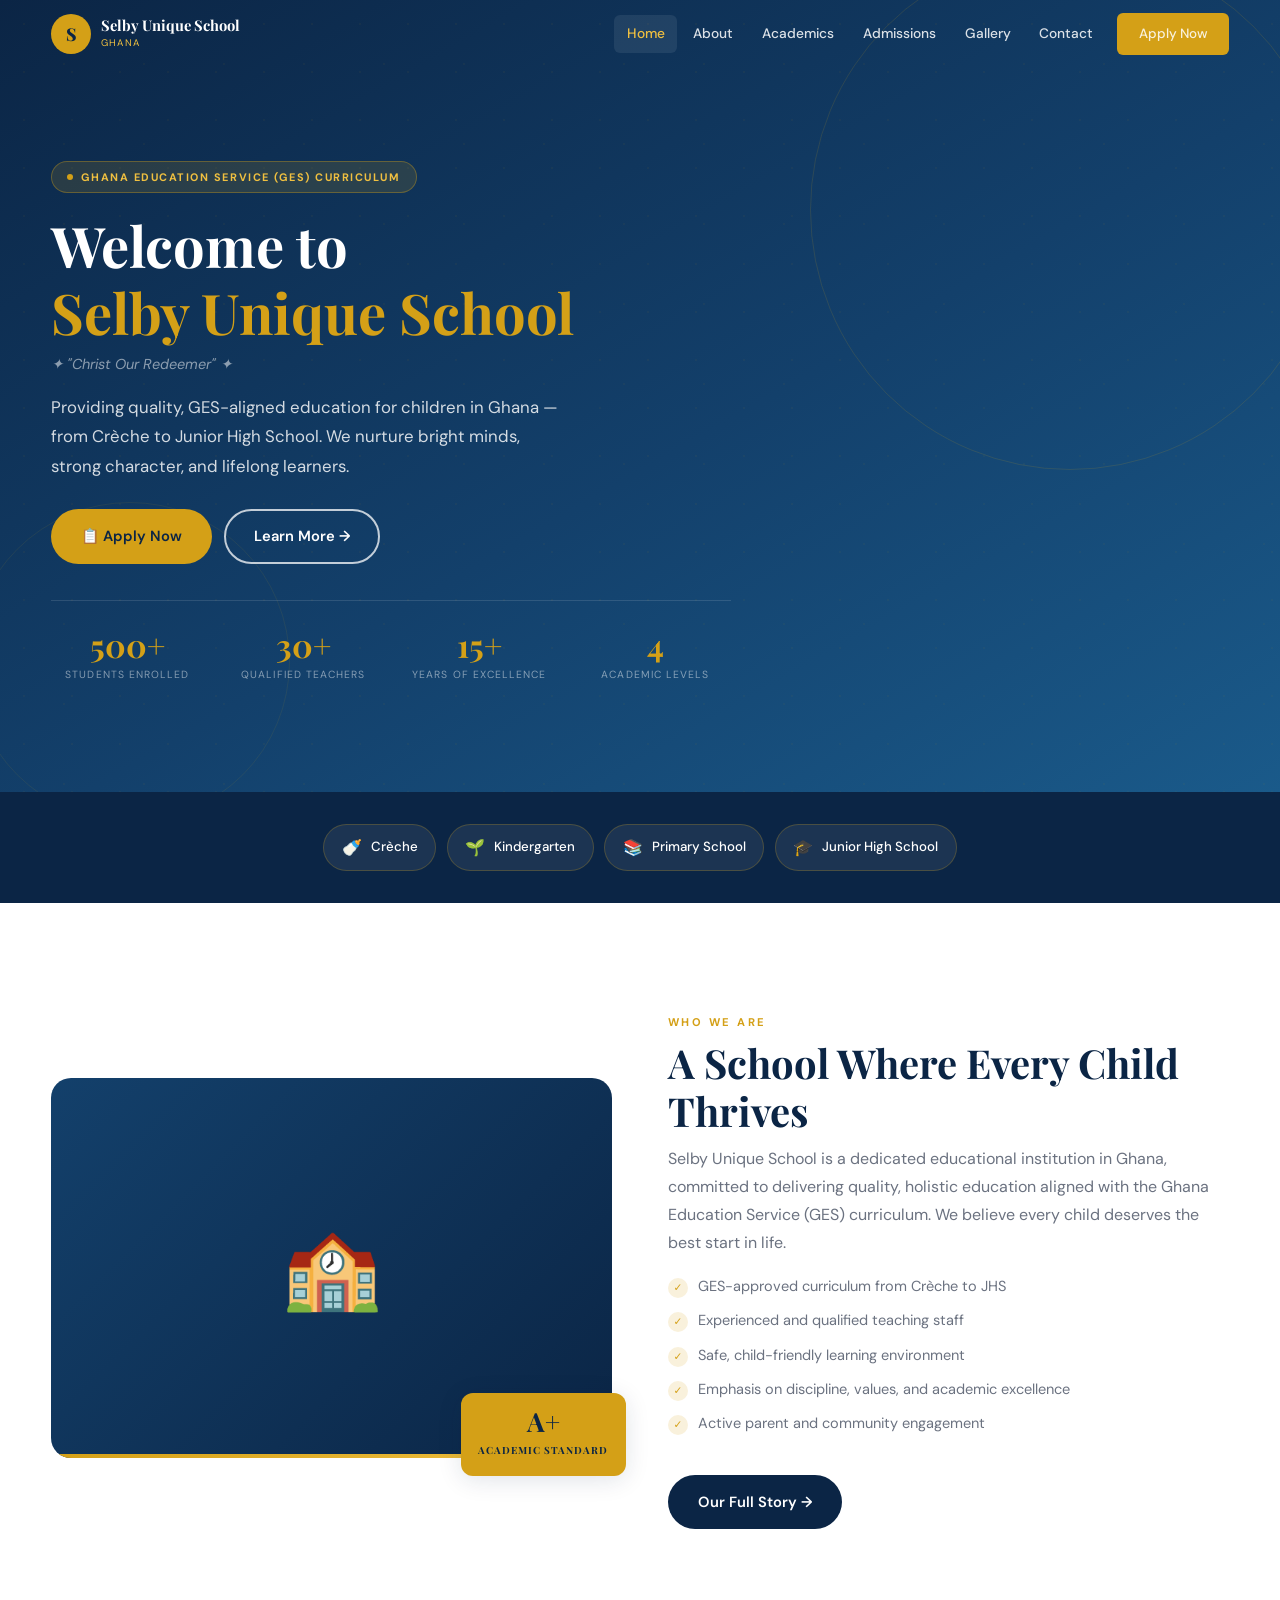
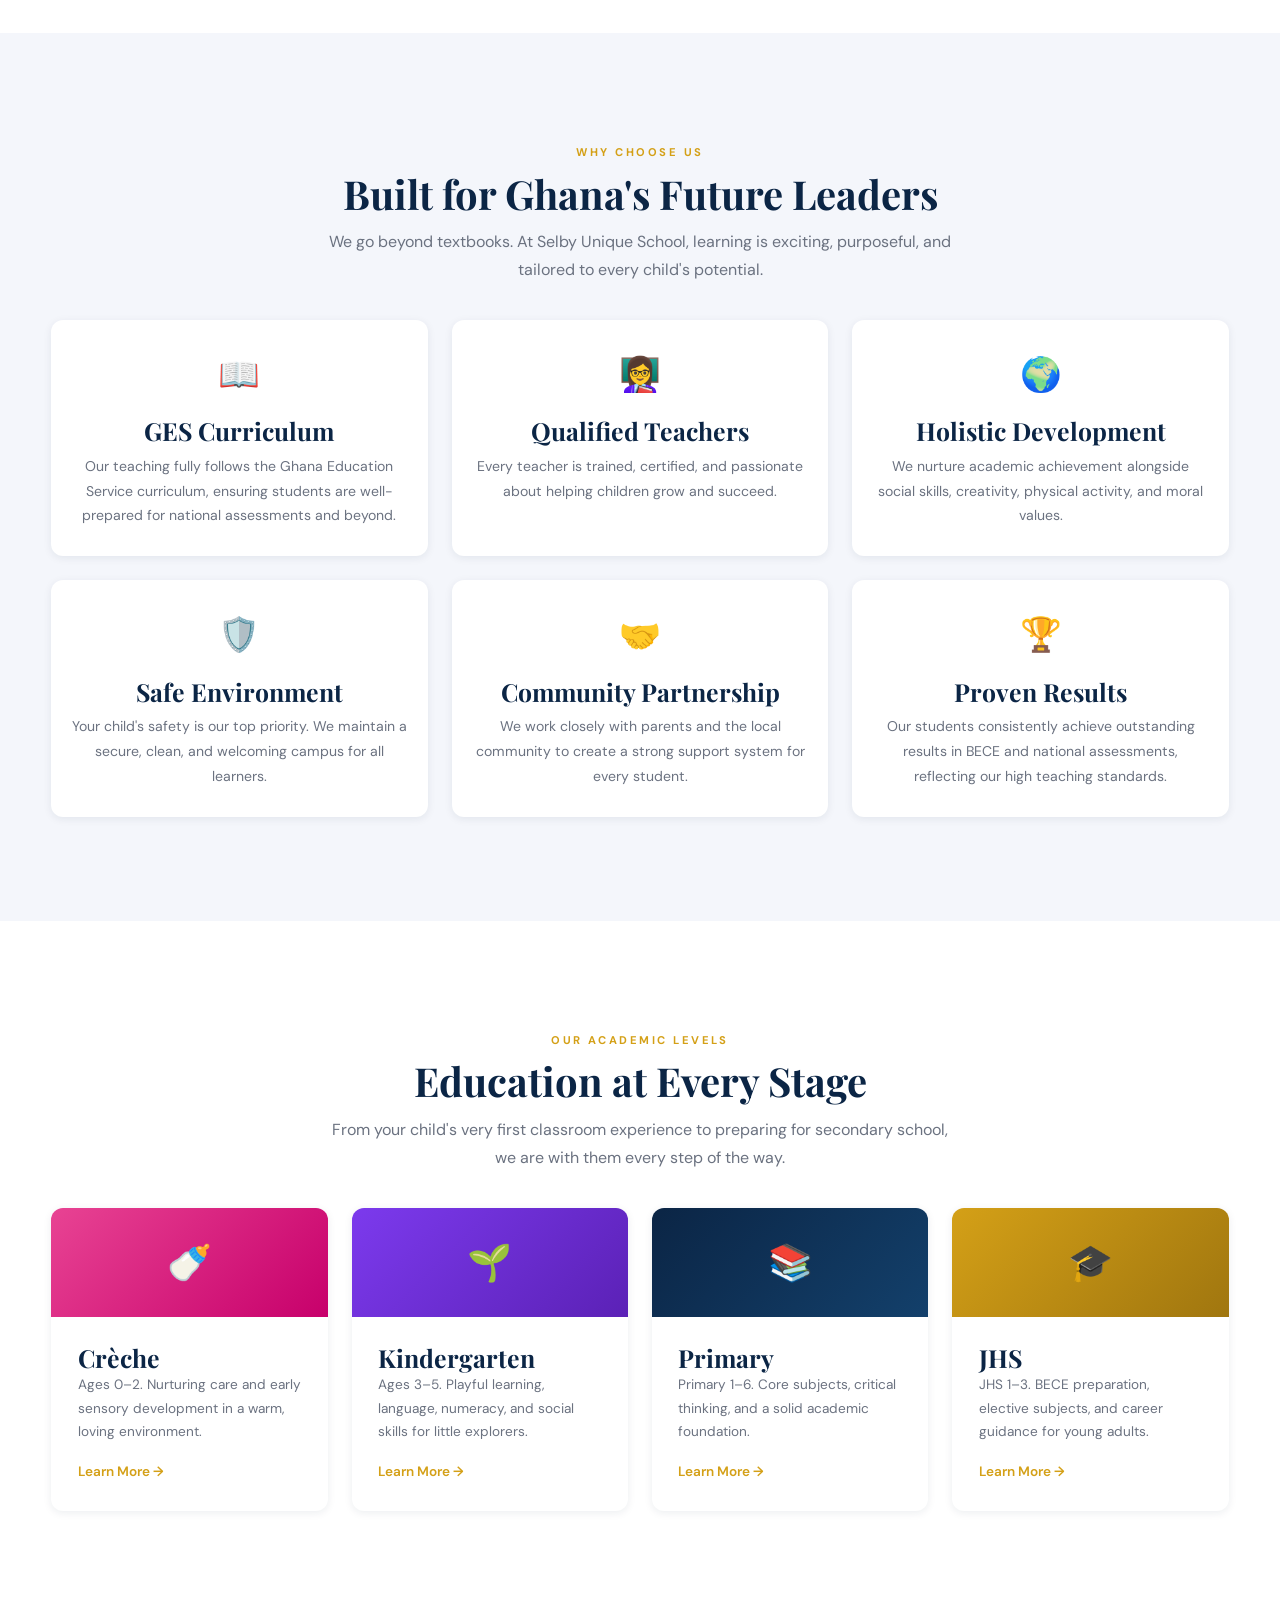
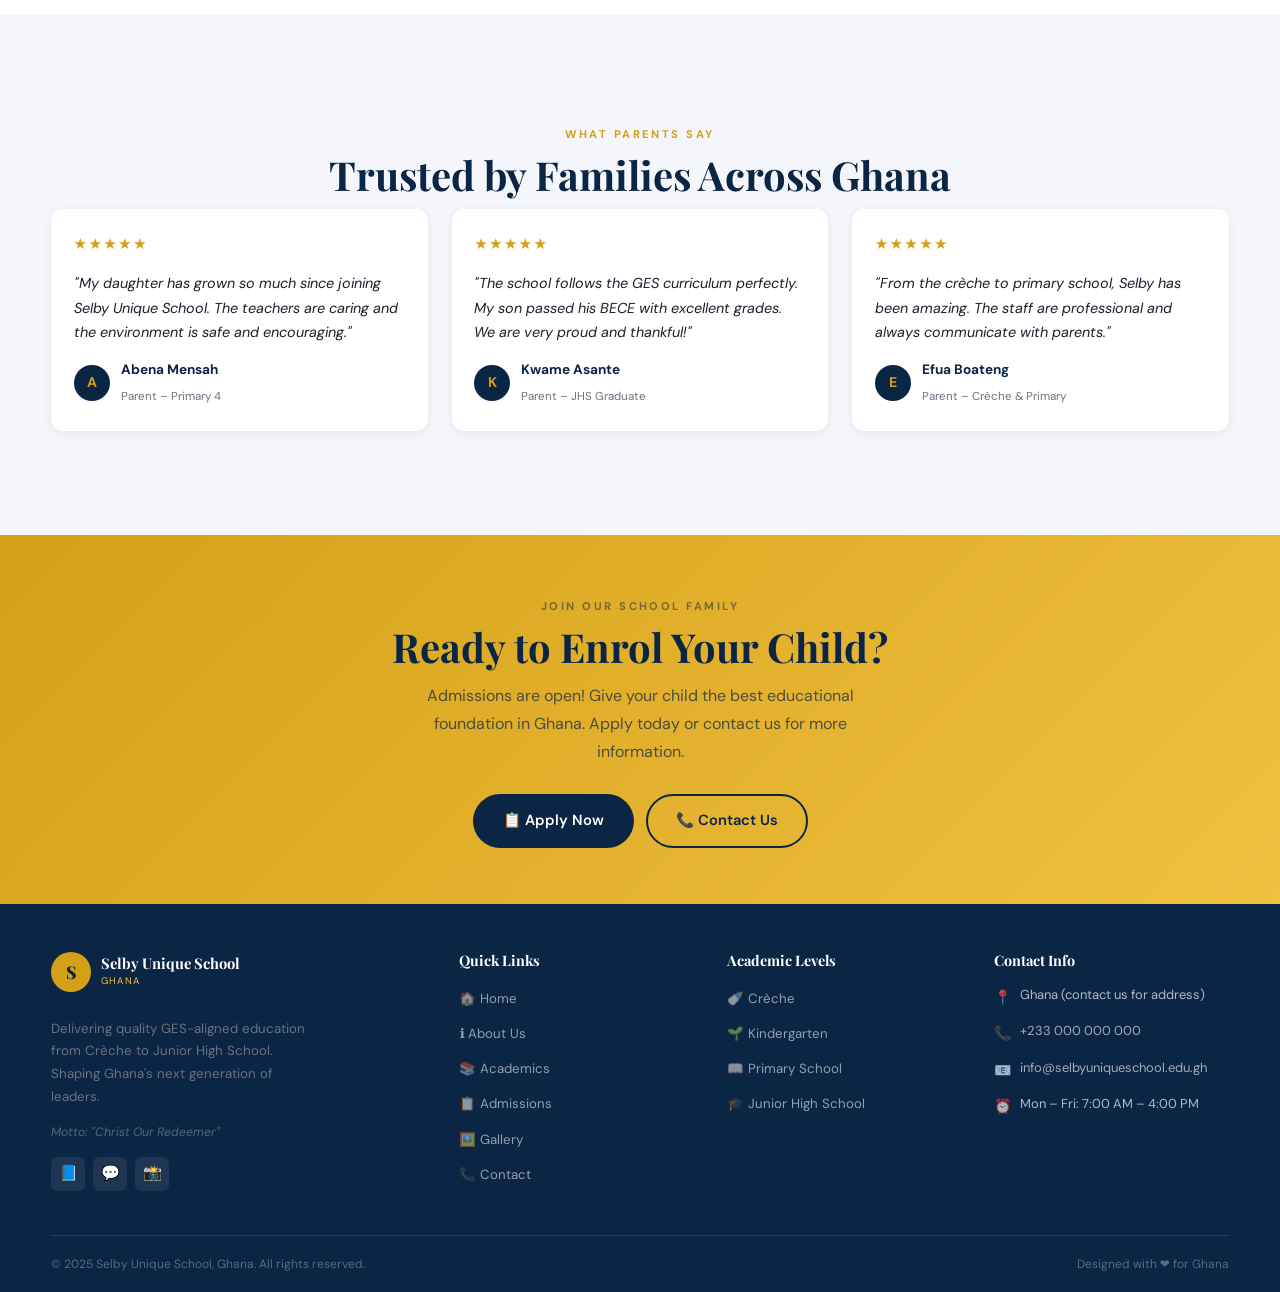
<file: index.html>
<!doctype html>
<html lang="en">
  <head>
    <meta charset="UTF-8" />
    <meta
      name="viewport"
      content="width=device-width, initial-scale=1.0, viewport-fit=cover"
    />
    <meta
      name="description"
      content="Selby Unique School – Ghana. Quality GES-aligned education from Crèche to JHS. Motto: Christ Our Redeemer."
    />
    <title>Selby Unique School – Ghana | Home</title>
    <link rel="stylesheet" href="styles.css" />
    <link
      rel="icon"
      href="data:image/svg+xml,<svg xmlns='http://www.w3.org/2000/svg' viewBox='0 0 100 100'><text y='.9em' font-size='90'>🏫</text></svg>"
    />
  </head>
  <body>
    <!-- ═══════════════════════════════════════════════════════
     NAVBAR
     ═══════════════════════════════════════════════════════ -->
    <nav class="navbar" id="navbar" aria-label="Main navigation">
      <div class="nav-inner">
        <a
          href="index.html"
          class="nav-logo"
          aria-label="Selby Unique School – home"
        >
          <div class="logo-icon" aria-hidden="true">S</div>
          <div class="logo-text">
            <span class="school-name">Selby Unique School</span>
            <span class="school-tag">Ghana</span>
          </div>
        </a>

        <!-- Desktop links (hidden on mobile via CSS) -->
        <div class="nav-links">
          <a href="index.html">Home</a>
          <a href="about.html">About</a>
          <a href="academics.html">Academics</a>
          <a href="admission.html">Admissions</a>
          <a href="gallery.html">Gallery</a>
          <a href="contact.html">Contact</a>
          <a href="admission.html" class="btn btn-primary">Apply Now</a>
        </div>

        <!-- Hamburger (visible on mobile) -->
        <button
          class="hamburger"
          id="hamburger"
          aria-label="Toggle navigation menu"
          aria-expanded="false"
          aria-controls="mobileNav"
        >
          <span></span><span></span><span></span>
        </button>
      </div>
    </nav>

    <!-- Mobile drawer -->
    <nav class="mobile-nav" id="mobileNav" aria-label="Mobile navigation">
      <a href="index.html">🏠 Home</a>
      <a href="about.html">ℹ️ About</a>
      <a href="academics.html">📚 Academics</a>
      <a href="admission.html">📋 Admissions</a>
      <a href="gallery.html">🖼️ Gallery</a>
      <a href="contact.html">📞 Contact</a>
      <a href="admission.html" class="mob-apply">📋 Apply Now</a>
    </nav>

    <!-- ═══════════════════════════════════════════════════════
     HERO
     ═══════════════════════════════════════════════════════ -->
    <section class="hero" id="home">
      <div class="hero-bg-pattern" aria-hidden="true"></div>
      <div class="hero-circle-1" aria-hidden="true"></div>
      <div class="hero-circle-2" aria-hidden="true"></div>

      <div class="container">
        <div class="hero-content">
          <div class="hero-badge">Ghana Education Service (GES) Curriculum</div>

          <h1 class="hero-title">
            Welcome to<br />
            <span class="highlight">Selby Unique School</span>
          </h1>

          <p class="hero-motto">✦ "Christ Our Redeemer" ✦</p>

          <p class="hero-desc">
            Providing quality, GES-aligned education for children in Ghana —
            from Crèche to Junior High School. We nurture bright minds, strong
            character, and lifelong learners.
          </p>

          <div class="hero-buttons">
            <a href="admission.html" class="btn btn-primary">📋 Apply Now</a>
            <a href="about.html" class="btn btn-outline">Learn More →</a>
          </div>

          <div class="hero-stats">
            <div class="hero-stat">
              <span class="hero-stat-num" data-count="500" data-suffix="+"
                >500+</span
              >
              <span class="hero-stat-label">Students Enrolled</span>
            </div>
            <div class="hero-stat">
              <span class="hero-stat-num" data-count="30" data-suffix="+"
                >30+</span
              >
              <span class="hero-stat-label">Qualified Teachers</span>
            </div>
            <div class="hero-stat">
              <span class="hero-stat-num" data-count="15" data-suffix="+"
                >15+</span
              >
              <span class="hero-stat-label">Years of Excellence</span>
            </div>
            <div class="hero-stat">
              <span class="hero-stat-num" data-count="4">4</span>
              <span class="hero-stat-label">Academic Levels</span>
            </div>
          </div>
        </div>
      </div>
    </section>

    <!-- ═══════════════════════════════════════════════════════
     LEVELS STRIP
     ═══════════════════════════════════════════════════════ -->
    <div class="levels-strip">
      <div class="container">
        <a href="academics.html#creche" class="level-pill"
          ><span class="pill-emoji">🍼</span> Crèche</a
        >
        <a href="academics.html#kg" class="level-pill"
          ><span class="pill-emoji">🌱</span> Kindergarten</a
        >
        <a href="academics.html#primary" class="level-pill"
          ><span class="pill-emoji">📚</span> Primary School</a
        >
        <a href="academics.html#jhs" class="level-pill"
          ><span class="pill-emoji">🎓</span> Junior High School</a
        >
      </div>
    </div>

    <!-- ═══════════════════════════════════════════════════════
     ABOUT  (home preview)
     ═══════════════════════════════════════════════════════ -->
    <section>
      <div class="container">
        <div class="about-home">
          <div class="about-img-wrap fade-in">
            <div class="about-img-box" aria-hidden="true">🏫</div>
            <div class="about-badge-float">
              <span class="num">A+</span>
              <span class="lbl">Academic Standard</span>
            </div>
          </div>

          <div class="fade-in">
            <span class="section-label">Who We Are</span>
            <h2 class="section-title">A School Where Every Child Thrives</h2>
            <p>
              Selby Unique School is a dedicated educational institution in
              Ghana, committed to delivering quality, holistic education aligned
              with the Ghana Education Service (GES) curriculum. We believe
              every child deserves the best start in life.
            </p>
            <ul class="check-list">
              <li>GES-approved curriculum from Crèche to JHS</li>
              <li>Experienced and qualified teaching staff</li>
              <li>Safe, child-friendly learning environment</li>
              <li>Emphasis on discipline, values, and academic excellence</li>
              <li>Active parent and community engagement</li>
            </ul>
            <a
              href="about.html"
              class="btn btn-navy"
              style="margin-top: 1.25rem"
              >Our Full Story →</a
            >
          </div>
        </div>
      </div>
    </section>

    <!-- ═══════════════════════════════════════════════════════
     WHY CHOOSE US
     ═══════════════════════════════════════════════════════ -->
    <section class="features-section">
      <div class="container">
        <div class="text-center">
          <span class="section-label">Why Choose Us</span>
          <h2 class="section-title">Built for Ghana's Future Leaders</h2>
          <p class="section-sub">
            We go beyond textbooks. At Selby Unique School, learning is
            exciting, purposeful, and tailored to every child's potential.
          </p>
        </div>
        <div class="grid grid-3">
          <div class="feature-card fade-in">
            <span class="feature-icon">📖</span>
            <h3>GES Curriculum</h3>
            <p>
              Our teaching fully follows the Ghana Education Service curriculum,
              ensuring students are well-prepared for national assessments and
              beyond.
            </p>
          </div>
          <div class="feature-card fade-in">
            <span class="feature-icon">👩‍🏫</span>
            <h3>Qualified Teachers</h3>
            <p>
              Every teacher is trained, certified, and passionate about helping
              children grow and succeed.
            </p>
          </div>
          <div class="feature-card fade-in">
            <span class="feature-icon">🌍</span>
            <h3>Holistic Development</h3>
            <p>
              We nurture academic achievement alongside social skills,
              creativity, physical activity, and moral values.
            </p>
          </div>
          <div class="feature-card fade-in">
            <span class="feature-icon">🛡️</span>
            <h3>Safe Environment</h3>
            <p>
              Your child's safety is our top priority. We maintain a secure,
              clean, and welcoming campus for all learners.
            </p>
          </div>
          <div class="feature-card fade-in">
            <span class="feature-icon">🤝</span>
            <h3>Community Partnership</h3>
            <p>
              We work closely with parents and the local community to create a
              strong support system for every student.
            </p>
          </div>
          <div class="feature-card fade-in">
            <span class="feature-icon">🏆</span>
            <h3>Proven Results</h3>
            <p>
              Our students consistently achieve outstanding results in BECE and
              national assessments, reflecting our high teaching standards.
            </p>
          </div>
        </div>
      </div>
    </section>

    <!-- ═══════════════════════════════════════════════════════
     ACADEMIC LEVELS  (preview cards)
     ═══════════════════════════════════════════════════════ -->
    <section>
      <div class="container">
        <div class="text-center">
          <span class="section-label">Our Academic Levels</span>
          <h2 class="section-title">Education at Every Stage</h2>
          <p class="section-sub">
            From your child's very first classroom experience to preparing for
            secondary school, we are with them every step of the way.
          </p>
        </div>
        <div class="grid grid-4">
          <div class="card fade-in">
            <div
              style="
                background: linear-gradient(135deg, #e84393, #c7006b);
                padding: 1.5rem;
                text-align: center;
                font-size: 2.25rem;
              "
              aria-hidden="true"
            >
              🍼
            </div>
            <div class="card-body">
              <h3>Crèche</h3>
              <p style="font-size: 0.85rem">
                Ages 0–2. Nurturing care and early sensory development in a
                warm, loving environment.
              </p>
              <a
                href="academics.html#creche"
                style="
                  display: inline-block;
                  margin-top: 1rem;
                  color: var(--gold);
                  font-weight: 600;
                  font-size: 0.85rem;
                "
                >Learn More →</a
              >
            </div>
          </div>
          <div class="card fade-in">
            <div
              style="
                background: linear-gradient(135deg, #7c3aed, #5b21b6);
                padding: 1.5rem;
                text-align: center;
                font-size: 2.25rem;
              "
              aria-hidden="true"
            >
              🌱
            </div>
            <div class="card-body">
              <h3>Kindergarten</h3>
              <p style="font-size: 0.85rem">
                Ages 3–5. Playful learning, language, numeracy, and social
                skills for little explorers.
              </p>
              <a
                href="academics.html#kg"
                style="
                  display: inline-block;
                  margin-top: 1rem;
                  color: var(--gold);
                  font-weight: 600;
                  font-size: 0.85rem;
                "
                >Learn More →</a
              >
            </div>
          </div>
          <div class="card fade-in">
            <div
              style="
                background: linear-gradient(135deg, #0b2545, #13406b);
                padding: 1.5rem;
                text-align: center;
                font-size: 2.25rem;
              "
              aria-hidden="true"
            >
              📚
            </div>
            <div class="card-body">
              <h3>Primary</h3>
              <p style="font-size: 0.85rem">
                Primary 1–6. Core subjects, critical thinking, and a solid
                academic foundation.
              </p>
              <a
                href="academics.html#primary"
                style="
                  display: inline-block;
                  margin-top: 1rem;
                  color: var(--gold);
                  font-weight: 600;
                  font-size: 0.85rem;
                "
                >Learn More →</a
              >
            </div>
          </div>
          <div class="card fade-in">
            <div
              style="
                background: linear-gradient(135deg, #d4a017, #a0760f);
                padding: 1.5rem;
                text-align: center;
                font-size: 2.25rem;
              "
              aria-hidden="true"
            >
              🎓
            </div>
            <div class="card-body">
              <h3>JHS</h3>
              <p style="font-size: 0.85rem">
                JHS 1–3. BECE preparation, elective subjects, and career
                guidance for young adults.
              </p>
              <a
                href="academics.html#jhs"
                style="
                  display: inline-block;
                  margin-top: 1rem;
                  color: var(--gold);
                  font-weight: 600;
                  font-size: 0.85rem;
                "
                >Learn More →</a
              >
            </div>
          </div>
        </div>
      </div>
    </section>

    <!-- ═══════════════════════════════════════════════════════
     TESTIMONIALS
     ═══════════════════════════════════════════════════════ -->
    <section class="bg-offwhite">
      <div class="container">
        <div class="text-center">
          <span class="section-label">What Parents Say</span>
          <h2 class="section-title">Trusted by Families Across Ghana</h2>
        </div>
        <div class="grid grid-3">
          <div class="t-card fade-in">
            <div class="t-stars" aria-label="5 stars">★★★★★</div>
            <p class="t-quote">
              "My daughter has grown so much since joining Selby Unique School.
              The teachers are caring and the environment is safe and
              encouraging."
            </p>
            <div class="t-author">
              <div class="t-avatar" aria-hidden="true">A</div>
              <div>
                <span class="t-name">Abena Mensah</span>
                <span class="t-role">Parent – Primary 4</span>
              </div>
            </div>
          </div>

          <div class="t-card fade-in">
            <div class="t-stars" aria-label="5 stars">★★★★★</div>
            <p class="t-quote">
              "The school follows the GES curriculum perfectly. My son passed
              his BECE with excellent grades. We are very proud and thankful!"
            </p>
            <div class="t-author">
              <div class="t-avatar" aria-hidden="true">K</div>
              <div>
                <span class="t-name">Kwame Asante</span>
                <span class="t-role">Parent – JHS Graduate</span>
              </div>
            </div>
          </div>

          <div class="t-card fade-in">
            <div class="t-stars" aria-label="5 stars">★★★★★</div>
            <p class="t-quote">
              "From the crèche to primary school, Selby has been amazing. The
              staff are professional and always communicate with parents."
            </p>
            <div class="t-author">
              <div class="t-avatar" aria-hidden="true">E</div>
              <div>
                <span class="t-name">Efua Boateng</span>
                <span class="t-role">Parent – Crèche &amp; Primary</span>
              </div>
            </div>
          </div>
        </div>
      </div>
    </section>

    <!-- ═══════════════════════════════════════════════════════
     CTA
     ═══════════════════════════════════════════════════════ -->
    <section class="cta-section">
      <div class="container">
        <span class="section-label" style="color: rgba(11, 37, 69, 0.5)"
          >Join Our School Family</span
        >
        <h2>Ready to Enrol Your Child?</h2>
        <p>
          Admissions are open! Give your child the best educational foundation
          in Ghana. Apply today or contact us for more information.
        </p>
        <div class="cta-buttons">
          <a href="admission.html" class="btn btn-navy">📋 Apply Now</a>
          <a href="contact.html" class="btn btn-dark-outline">📞 Contact Us</a>
        </div>
      </div>
    </section>

    <!-- ═══════════════════════════════════════════════════════
     FOOTER
     ═══════════════════════════════════════════════════════ -->
    <footer>
      <div class="container">
        <div class="footer-grid">
          <div class="footer-brand">
            <a
              href="index.html"
              class="nav-logo"
              style="margin-bottom: 0.75rem; display: inline-flex"
              aria-label="Selby Unique School home"
            >
              <div class="logo-icon" aria-hidden="true">S</div>
              <div class="logo-text">
                <span class="school-name">Selby Unique School</span>
                <span class="school-tag">Ghana</span>
              </div>
            </a>
            <p class="footer-desc">
              Delivering quality GES-aligned education from Crèche to Junior
              High School. Shaping Ghana's next generation of leaders.
            </p>
            <p class="footer-motto">Motto: "Christ Our Redeemer"</p>
            <div class="footer-social">
              <a href="#" class="social-btn" aria-label="Facebook">📘</a>
              <a href="#" class="social-btn" aria-label="WhatsApp">💬</a>
              <a href="#" class="social-btn" aria-label="Instagram">📸</a>
            </div>
          </div>

          <div class="footer-col">
            <h5>Quick Links</h5>
            <ul>
              <li><a href="index.html">🏠 Home</a></li>
              <li><a href="about.html">ℹ️ About Us</a></li>
              <li><a href="academics.html">📚 Academics</a></li>
              <li><a href="admission.html">📋 Admissions</a></li>
              <li><a href="gallery.html">🖼️ Gallery</a></li>
              <li><a href="contact.html">📞 Contact</a></li>
            </ul>
          </div>

          <div class="footer-col">
            <h5>Academic Levels</h5>
            <ul>
              <li><a href="academics.html#creche">🍼 Crèche</a></li>
              <li><a href="academics.html#kg">🌱 Kindergarten</a></li>
              <li><a href="academics.html#primary">📖 Primary School</a></li>
              <li><a href="academics.html#jhs">🎓 Junior High School</a></li>
            </ul>
          </div>

          <div class="footer-col">
            <h5>Contact Info</h5>
            <div class="contact-line">
              <span class="ci">📍</span
              ><span>Ghana (contact us for address)</span>
            </div>
            <div class="contact-line">
              <span class="ci">📞</span>
              <span><a href="tel:+233000000000">+233 000 000 000</a></span>
            </div>
            <div class="contact-line">
              <span class="ci">📧</span>
              <span
                ><a href="mailto:info@selbyuniqueschool.edu.gh"
                  >info@selbyuniqueschool.edu.gh</a
                ></span
              >
            </div>
            <div class="contact-line">
              <span class="ci">⏰</span
              ><span>Mon – Fri: 7:00 AM – 4:00 PM</span>
            </div>
          </div>
        </div>

        <div class="footer-bottom">
          <span>© 2025 Selby Unique School, Ghana. All rights reserved.</span>
          <span>Designed with ❤️ for Ghana</span>
        </div>
      </div>
    </footer>

    <button id="scrollTop" aria-label="Scroll to top">↑</button>

    <script src="script.js"></script>
  </body>
</html>
</file>
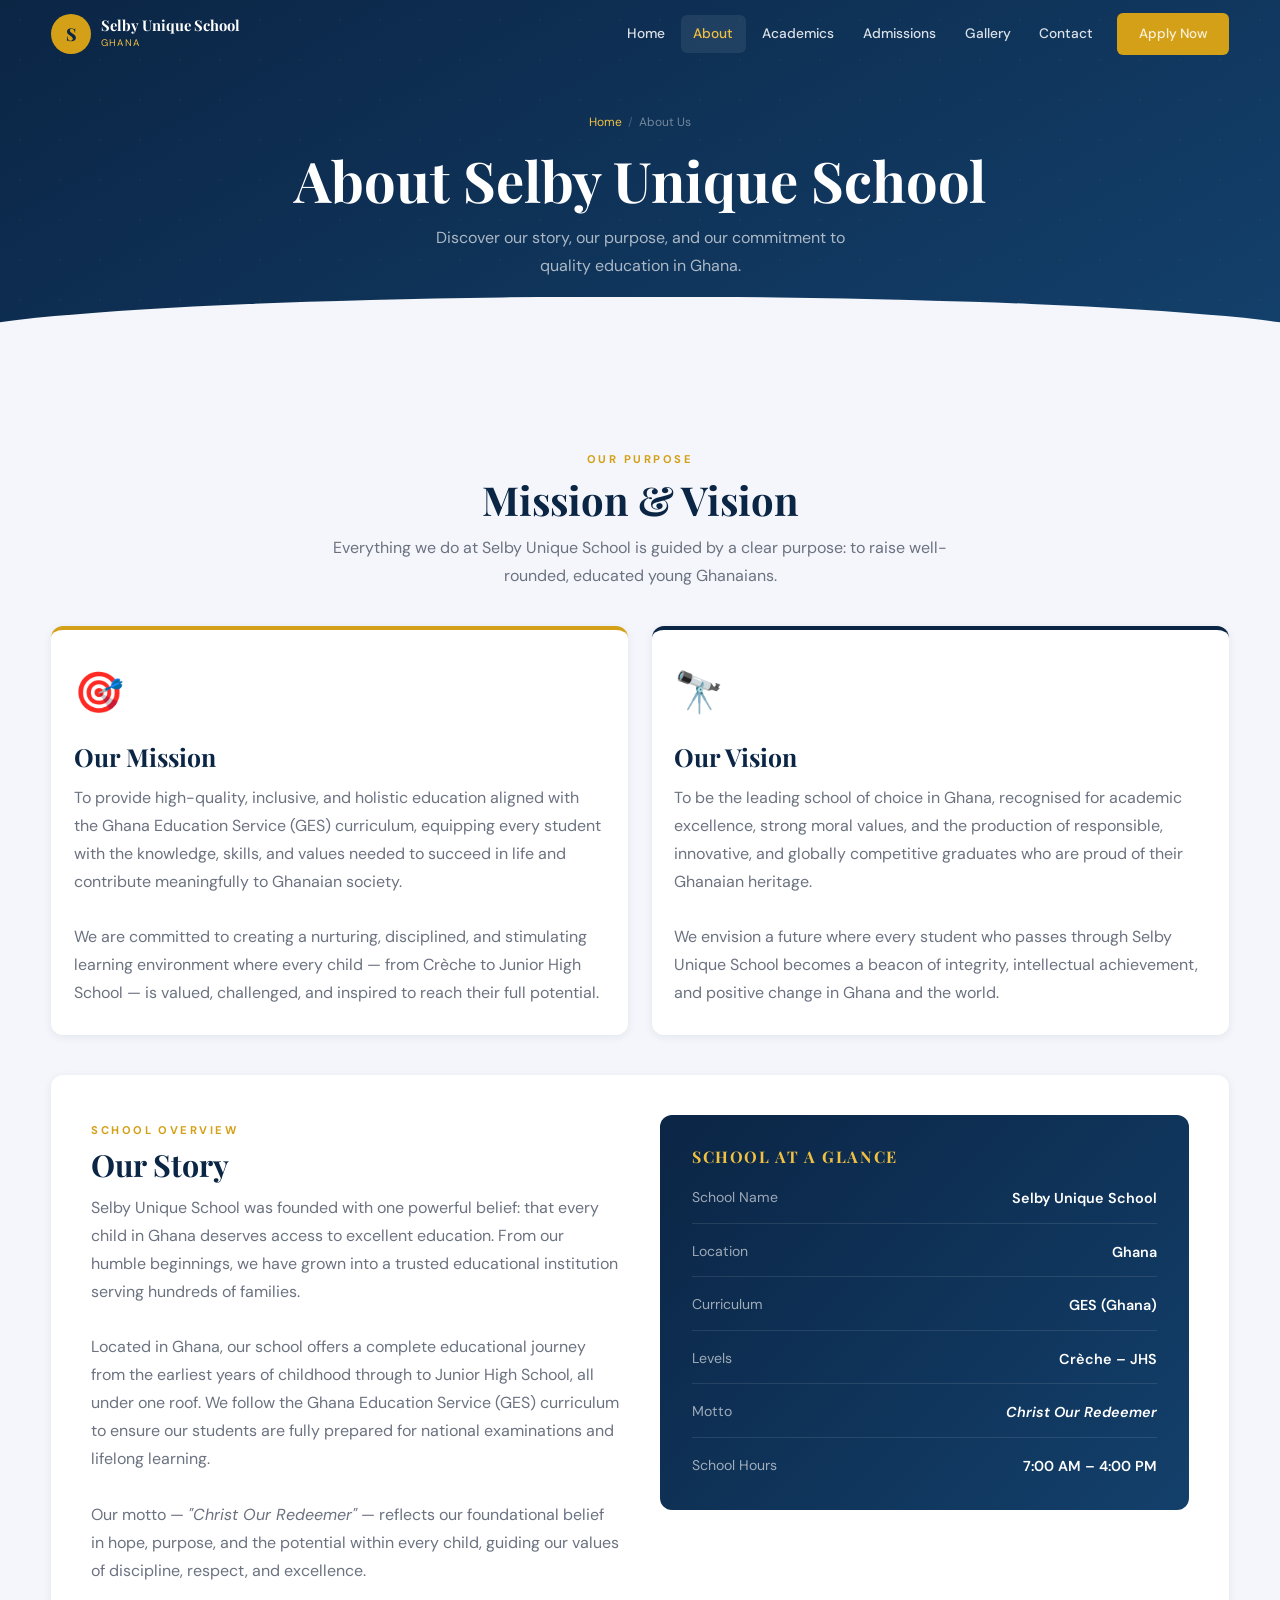
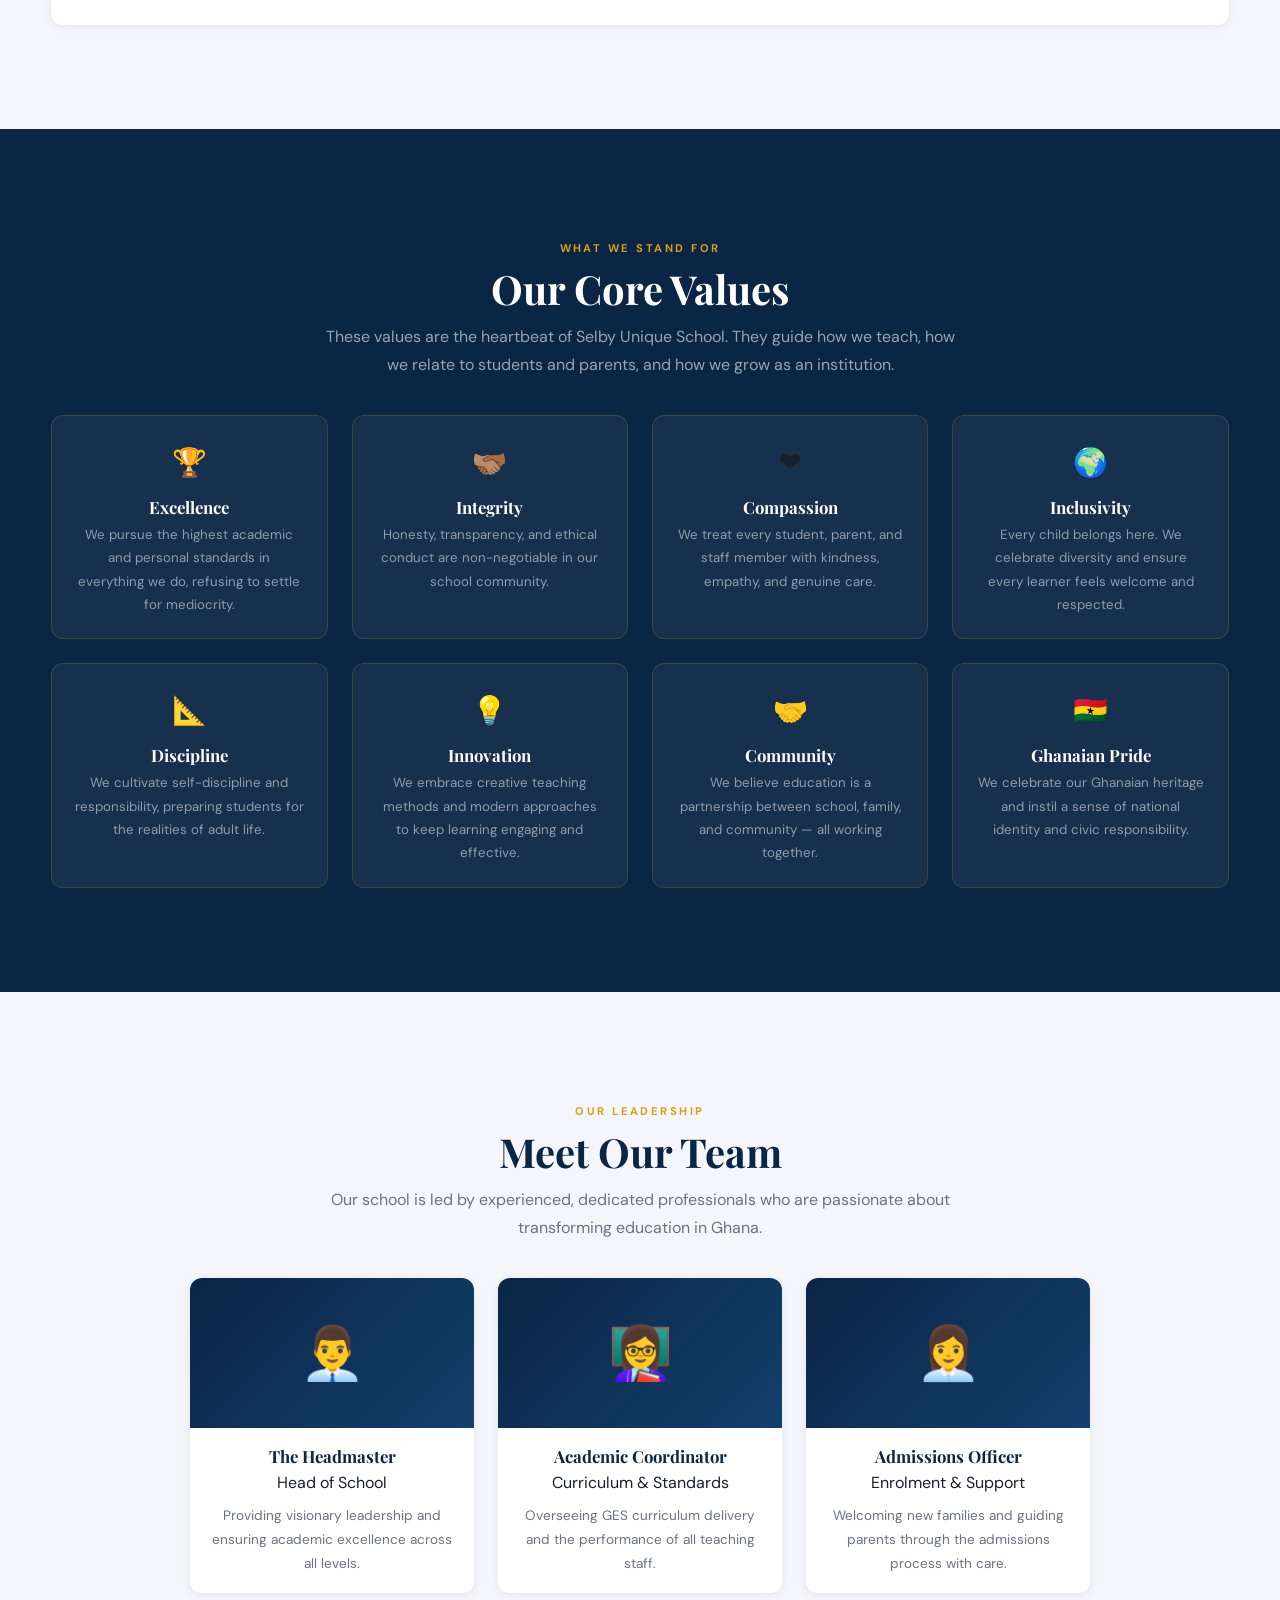
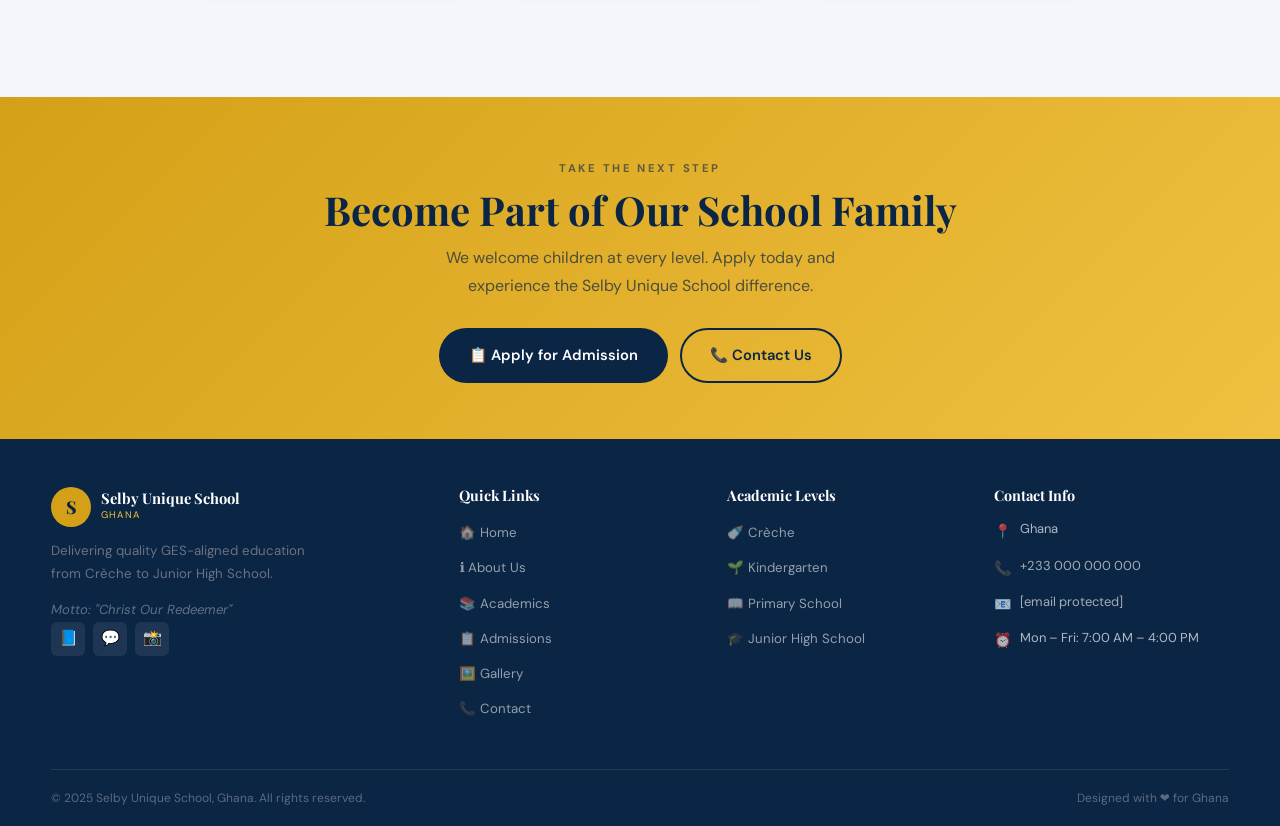
<file: about.html>
<!DOCTYPE html>
<html lang="en">
<head>
  <meta charset="UTF-8" />
  <meta name="viewport" content="width=device-width, initial-scale=1.0, viewport-fit=cover" />
  <title>About Us – Selby Unique School</title>
  <link rel="stylesheet" href="styles.css" />
  <link rel="icon" href="data:image/svg+xml,<svg xmlns='http://www.w3.org/2000/svg' viewBox='0 0 100 100'><text y='.9em' font-size='90'>🏫</text></svg>" />
</head>
<body>

<!-- ═══════════════════════════════════════════════════════
     NAVBAR
     ═══════════════════════════════════════════════════════ -->
<nav class="navbar" id="navbar" aria-label="Main navigation">
  <div class="nav-inner">

    <a href="index.html" class="nav-logo" aria-label="Selby Unique School – home">
      <div class="logo-icon" aria-hidden="true">S</div>
      <div class="logo-text">
        <span class="school-name">Selby Unique School</span>
        <span class="school-tag">Ghana</span>
      </div>
    </a>

    <div class="nav-links">
      <a href="index.html">Home</a>
      <a href="about.html">About</a>
      <a href="academics.html">Academics</a>
      <a href="admission.html">Admissions</a>
      <a href="gallery.html">Gallery</a>
      <a href="contact.html">Contact</a>
      <a href="admission.html" class="btn btn-primary">Apply Now</a>
    </div>

    <button class="hamburger" id="hamburger"
            aria-label="Toggle navigation menu"
            aria-expanded="false"
            aria-controls="mobileNav">
      <span></span><span></span><span></span>
    </button>

  </div>
</nav>

<nav class="mobile-nav" id="mobileNav" aria-label="Mobile navigation">
  <a href="index.html">🏠 Home</a>
  <a href="about.html">ℹ️ About</a>
  <a href="academics.html">📚 Academics</a>
  <a href="admission.html">📋 Admissions</a>
  <a href="gallery.html">🖼️ Gallery</a>
  <a href="contact.html">📞 Contact</a>
  <a href="admission.html" class="mob-apply">📋 Apply Now</a>
</nav>

  <!-- ===== PAGE HERO ===== -->
  <div class="page-hero">
    <div class="container">
      <div class="breadcrumb">
        <a href="index.html">Home</a>
        <span class="sep">/</span>
        <span>About Us</span>
      </div>
      <h1>About Selby Unique School</h1>
      <p>Discover our story, our purpose, and our commitment to quality education in Ghana.</p>
    </div>
  </div>

  <!-- ===== MISSION & VISION ===== -->
  <section class="bg-offwhite">
    <div class="container">
      <div class="text-center">
        <span class="section-label">Our Purpose</span>
        <h2 class="section-title">Mission & Vision</h2>
        <p class="section-sub">Everything we do at Selby Unique School is guided by a clear purpose: to raise well-rounded, educated young Ghanaians.</p>
      </div>
      <div class="mv-grid">
        <div class="mv-card">
          <span style="font-size:2.5rem;display:block;margin-bottom:16px">🎯</span>
          <h3>Our Mission</h3>
          <p>To provide high-quality, inclusive, and holistic education aligned with the Ghana Education Service (GES) curriculum, equipping every student with the knowledge, skills, and values needed to succeed in life and contribute meaningfully to Ghanaian society.</p>
          <br>
          <p>We are committed to creating a nurturing, disciplined, and stimulating learning environment where every child — from Crèche to Junior High School — is valued, challenged, and inspired to reach their full potential.</p>
        </div>
        <div class="mv-card vision">
          <span style="font-size:2.5rem;display:block;margin-bottom:16px">🔭</span>
          <h3>Our Vision</h3>
          <p>To be the leading school of choice in Ghana, recognised for academic excellence, strong moral values, and the production of responsible, innovative, and globally competitive graduates who are proud of their Ghanaian heritage.</p>
          <br>
          <p>We envision a future where every student who passes through Selby Unique School becomes a beacon of integrity, intellectual achievement, and positive change in Ghana and the world.</p>
        </div>
      </div>

      <!-- Overview -->
      <div class="card">
        <div class="card-body" style="padding:40px">
          <div class="about-overview-grid">
            <div>
              <span class="section-label">School Overview</span>
              <h2 class="section-title" style="font-size:1.9rem">Our Story</h2>
              <p>Selby Unique School was founded with one powerful belief: that every child in Ghana deserves access to excellent education. From our humble beginnings, we have grown into a trusted educational institution serving hundreds of families.</p>
              <br>
              <p>Located in Ghana, our school offers a complete educational journey from the earliest years of childhood through to Junior High School, all under one roof. We follow the Ghana Education Service (GES) curriculum to ensure our students are fully prepared for national examinations and lifelong learning.</p>
              <br>
              <p>Our motto — <em>"Christ Our Redeemer"</em> — reflects our foundational belief in hope, purpose, and the potential within every child, guiding our values of discipline, respect, and excellence.</p>
            </div>
            <div>
              <div style="background:linear-gradient(135deg,var(--navy),var(--navy-mid));border-radius:12px;padding:32px;color:white">
                <h4 style="color:var(--gold-lt);margin-bottom:20px;font-size:1rem;text-transform:uppercase;letter-spacing:0.1em">School at a Glance</h4>
                <div style="display:flex;flex-direction:column;gap:16px">
                  <div style="display:flex;justify-content:space-between;border-bottom:1px solid rgba(255,255,255,0.1);padding-bottom:12px">
                    <span style="color:rgba(255,255,255,0.6);font-size:0.88rem">School Name</span>
                    <span style="font-weight:600;font-size:0.9rem">Selby Unique School</span>
                  </div>
                  <div style="display:flex;justify-content:space-between;border-bottom:1px solid rgba(255,255,255,0.1);padding-bottom:12px">
                    <span style="color:rgba(255,255,255,0.6);font-size:0.88rem">Location</span>
                    <span style="font-weight:600;font-size:0.9rem">Ghana</span>
                  </div>
                  <div style="display:flex;justify-content:space-between;border-bottom:1px solid rgba(255,255,255,0.1);padding-bottom:12px">
                    <span style="color:rgba(255,255,255,0.6);font-size:0.88rem">Curriculum</span>
                    <span style="font-weight:600;font-size:0.9rem">GES (Ghana)</span>
                  </div>
                  <div style="display:flex;justify-content:space-between;border-bottom:1px solid rgba(255,255,255,0.1);padding-bottom:12px">
                    <span style="color:rgba(255,255,255,0.6);font-size:0.88rem">Levels</span>
                    <span style="font-weight:600;font-size:0.9rem">Crèche – JHS</span>
                  </div>
                  <div style="display:flex;justify-content:space-between;border-bottom:1px solid rgba(255,255,255,0.1);padding-bottom:12px">
                    <span style="color:rgba(255,255,255,0.6);font-size:0.88rem">Motto</span>
                    <span style="font-weight:600;font-size:0.9rem;font-style:italic">Christ Our Redeemer</span>
                  </div>
                  <div style="display:flex;justify-content:space-between">
                    <span style="color:rgba(255,255,255,0.6);font-size:0.88rem">School Hours</span>
                    <span style="font-weight:600;font-size:0.9rem">7:00 AM – 4:00 PM</span>
                  </div>
                </div>
              </div>
            </div>
          </div>
        </div>
      </div>
    </div>
  </section>

  <!-- ===== VALUES ===== -->
  <section class="values-section">
    <div class="container">
      <div class="text-center">
        <span class="section-label" style="color:var(--gold)">What We Stand For</span>
        <h2 class="section-title">Our Core Values</h2>
        <p class="section-sub">These values are the heartbeat of Selby Unique School. They guide how we teach, how we relate to students and parents, and how we grow as an institution.</p>
      </div>
      <div class="grid grid-4">
        <div class="value-card">
          <span class="v-icon">🏆</span>
          <h4>Excellence</h4>
          <p>We pursue the highest academic and personal standards in everything we do, refusing to settle for mediocrity.</p>
        </div>
        <div class="value-card">
          <span class="v-icon">🫱🏽‍🫲🏾</span>
          <h4>Integrity</h4>
          <p>Honesty, transparency, and ethical conduct are non-negotiable in our school community.</p>
        </div>
        <div class="value-card">
          <span class="v-icon">❤️</span>
          <h4>Compassion</h4>
          <p>We treat every student, parent, and staff member with kindness, empathy, and genuine care.</p>
        </div>
        <div class="value-card">
          <span class="v-icon">🌍</span>
          <h4>Inclusivity</h4>
          <p>Every child belongs here. We celebrate diversity and ensure every learner feels welcome and respected.</p>
        </div>
        <div class="value-card">
          <span class="v-icon">📐</span>
          <h4>Discipline</h4>
          <p>We cultivate self-discipline and responsibility, preparing students for the realities of adult life.</p>
        </div>
        <div class="value-card">
          <span class="v-icon">💡</span>
          <h4>Innovation</h4>
          <p>We embrace creative teaching methods and modern approaches to keep learning engaging and effective.</p>
        </div>
        <div class="value-card">
          <span class="v-icon">🤝</span>
          <h4>Community</h4>
          <p>We believe education is a partnership between school, family, and community — all working together.</p>
        </div>
        <div class="value-card">
          <span class="v-icon">🇬🇭</span>
          <h4>Ghanaian Pride</h4>
          <p>We celebrate our Ghanaian heritage and instil a sense of national identity and civic responsibility.</p>
        </div>
      </div>
    </div>
  </section>

  <!-- ===== LEADERSHIP ===== -->
  <section class="bg-offwhite">
    <div class="container">
      <div class="text-center">
        <span class="section-label">Our Leadership</span>
        <h2 class="section-title">Meet Our Team</h2>
        <p class="section-sub">Our school is led by experienced, dedicated professionals who are passionate about transforming education in Ghana.</p>
      </div>
      <div class="grid grid-3" style="max-width:900px;margin:0 auto">
        <div class="staff-card">
          <div class="staff-avatar">👨‍💼</div>
          <div class="staff-info">
            <h4>The Headmaster</h4>
            <span class="role">Head of School</span>
            <p style="font-size:0.85rem;margin-top:8px">Providing visionary leadership and ensuring academic excellence across all levels.</p>
          </div>
        </div>
        <div class="staff-card">
          <div class="staff-avatar">👩‍🏫</div>
          <div class="staff-info">
            <h4>Academic Coordinator</h4>
            <span class="role">Curriculum & Standards</span>
            <p style="font-size:0.85rem;margin-top:8px">Overseeing GES curriculum delivery and the performance of all teaching staff.</p>
          </div>
        </div>
        <div class="staff-card">
          <div class="staff-avatar">👩‍💼</div>
          <div class="staff-info">
            <h4>Admissions Officer</h4>
            <span class="role">Enrolment & Support</span>
            <p style="font-size:0.85rem;margin-top:8px">Welcoming new families and guiding parents through the admissions process with care.</p>
          </div>
        </div>
      </div>
    </div>
  </section>

  <!-- ===== CTA ===== -->
  <section class="cta-section">
    <div class="container">
      <span class="section-label" style="color:var(--navy);opacity:0.6">Take the Next Step</span>
      <h2>Become Part of Our School Family</h2>
      <p>We welcome children at every level. Apply today and experience the Selby Unique School difference.</p>
      <div class="cta-buttons">
        <a href="admission.html" class="btn btn-navy">📋 Apply for Admission</a>
        <a href="contact.html" class="btn" style="border:2px solid var(--navy);color:var(--navy)">📞 Contact Us</a>
      </div>
    </div>
  </section>

  <!-- ===== FOOTER ===== -->
  <footer>
    <div class="container">
      <div class="footer-grid">
        <div class="footer-brand">
          <div class="nav-logo">
            <div class="logo-icon">S</div>
            <div class="logo-text">
              <span class="school-name">Selby Unique School</span>
              <span class="school-tag">Ghana</span>
            </div>
          </div>
          <p class="footer-desc">Delivering quality GES-aligned education from Crèche to Junior High School.</p>
          <p style="font-size:0.82rem;color:rgba(255,255,255,0.35);font-style:italic">Motto: "Christ Our Redeemer"</p>
          <div class="footer-social">
            <a href="#" class="social-btn" aria-label="Facebook">📘</a>
            <a href="#" class="social-btn" aria-label="WhatsApp">💬</a>
            <a href="#" class="social-btn" aria-label="Instagram">📸</a>
          </div>
        </div>
        <div class="footer-col">
          <h5>Quick Links</h5>
          <ul>
            <li><a href="index.html">🏠 Home</a></li>
            <li><a href="about.html">ℹ️ About Us</a></li>
            <li><a href="academics.html">📚 Academics</a></li>
            <li><a href="admission.html">📋 Admissions</a></li>
            <li><a href="gallery.html">🖼️ Gallery</a></li>
            <li><a href="contact.html">📞 Contact</a></li>
          </ul>
        </div>
        <div class="footer-col">
          <h5>Academic Levels</h5>
          <ul>
            <li><a href="academics.html#creche">🍼 Crèche</a></li>
            <li><a href="academics.html#kg">🌱 Kindergarten</a></li>
            <li><a href="academics.html#primary">📖 Primary School</a></li>
            <li><a href="academics.html#jhs">🎓 Junior High School</a></li>
          </ul>
        </div>
        <div class="footer-col">
          <h5>Contact Info</h5>
          <div class="contact-line"><span class="ci">📍</span><span>Ghana</span></div>
          <div class="contact-line"><span class="ci">📞</span><span><a href="tel:+233000000000">+233 000 000 000</a></span></div>
          <div class="contact-line"><span class="ci">📧</span><span><a href="/cdn-cgi/l/email-protection#2940474f46695a4c454b505c4740585c4c5a4a41464645074c4d5c074e41"><span class="__cf_email__" data-cfemail="630a0d050c2310060f011a160d0a12160610000b0c0c0f4d0607164d040b">[email&#160;protected]</span></a></span></div>
          <div class="contact-line"><span class="ci">⏰</span><span>Mon – Fri: 7:00 AM – 4:00 PM</span></div>
        </div>
      </div>
      <div class="footer-bottom">
        <span>© 2025 Selby Unique School, Ghana. All rights reserved.</span>
        <span>Designed with ❤️ for Ghana</span>

  <button id="scrollTop" aria-label="Scroll to top">↑</button>
  <script src="script.js"></script>
</body>
</html>
</file>
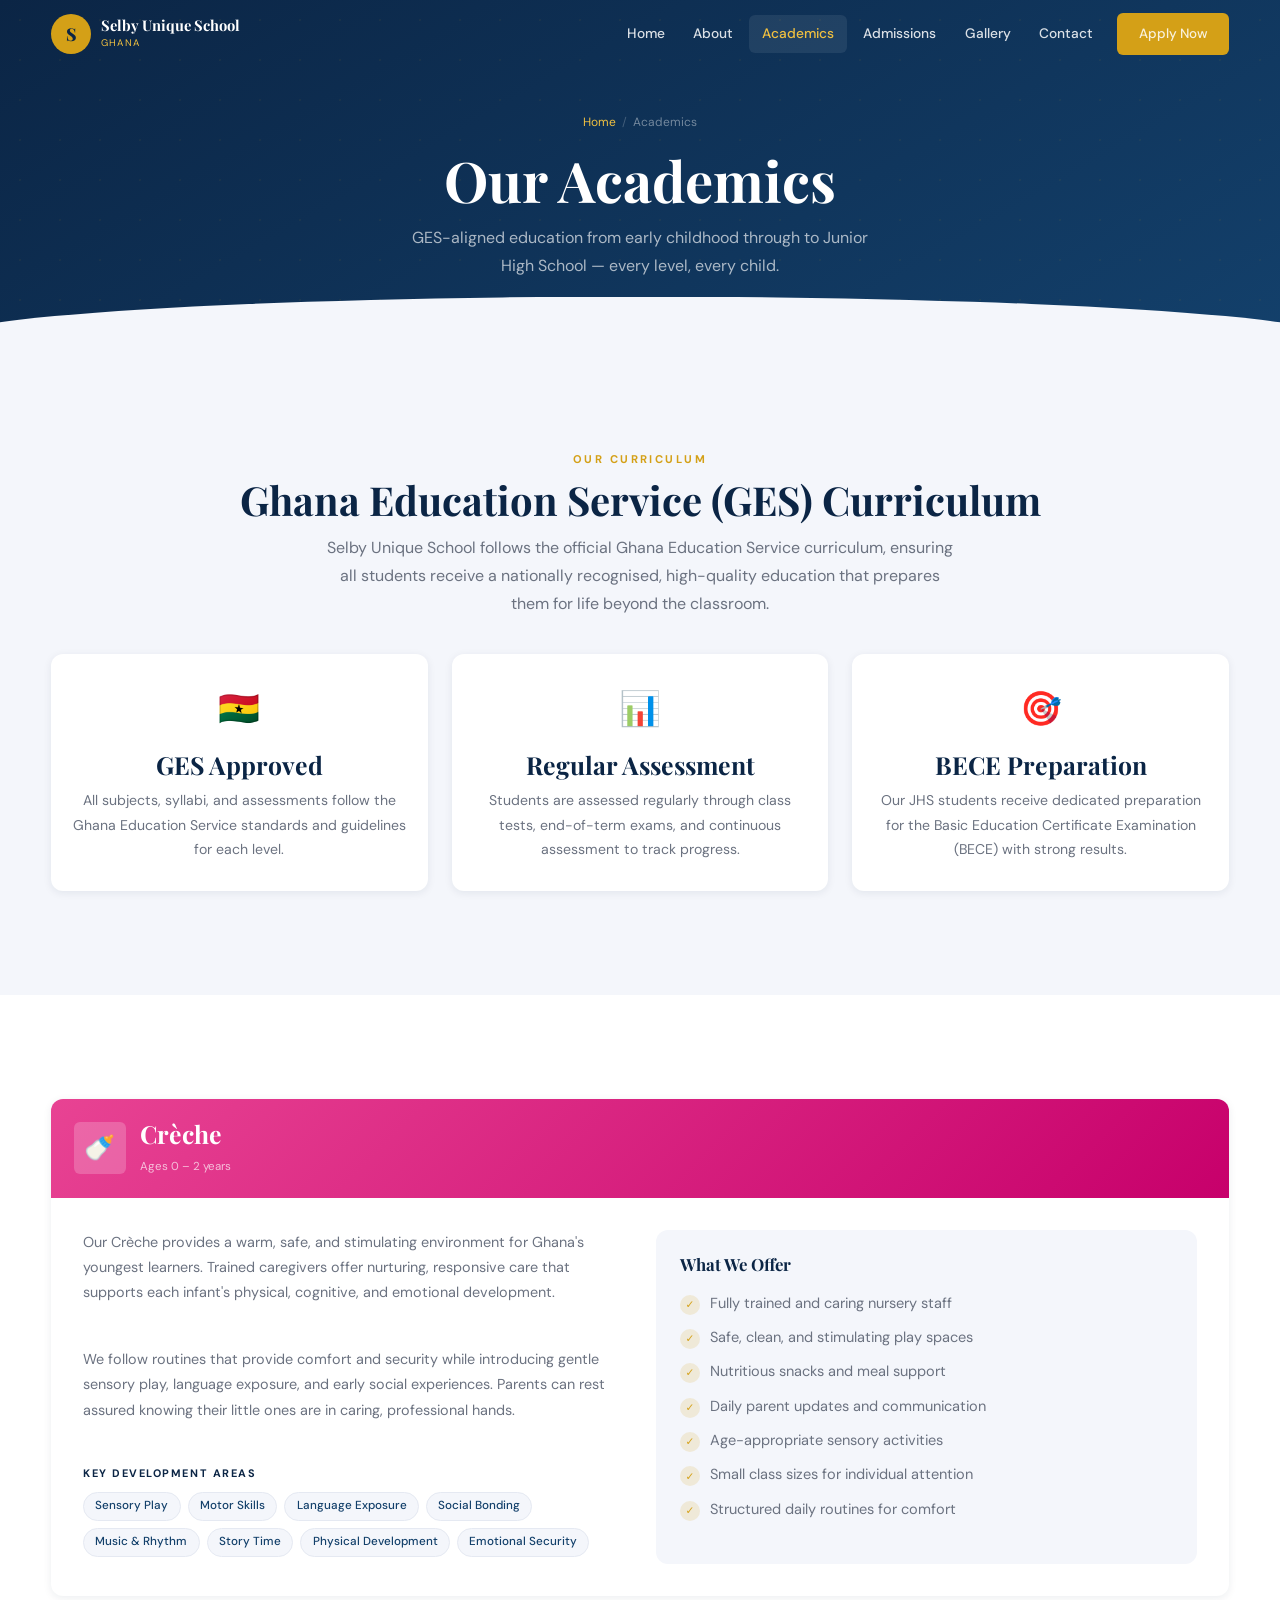
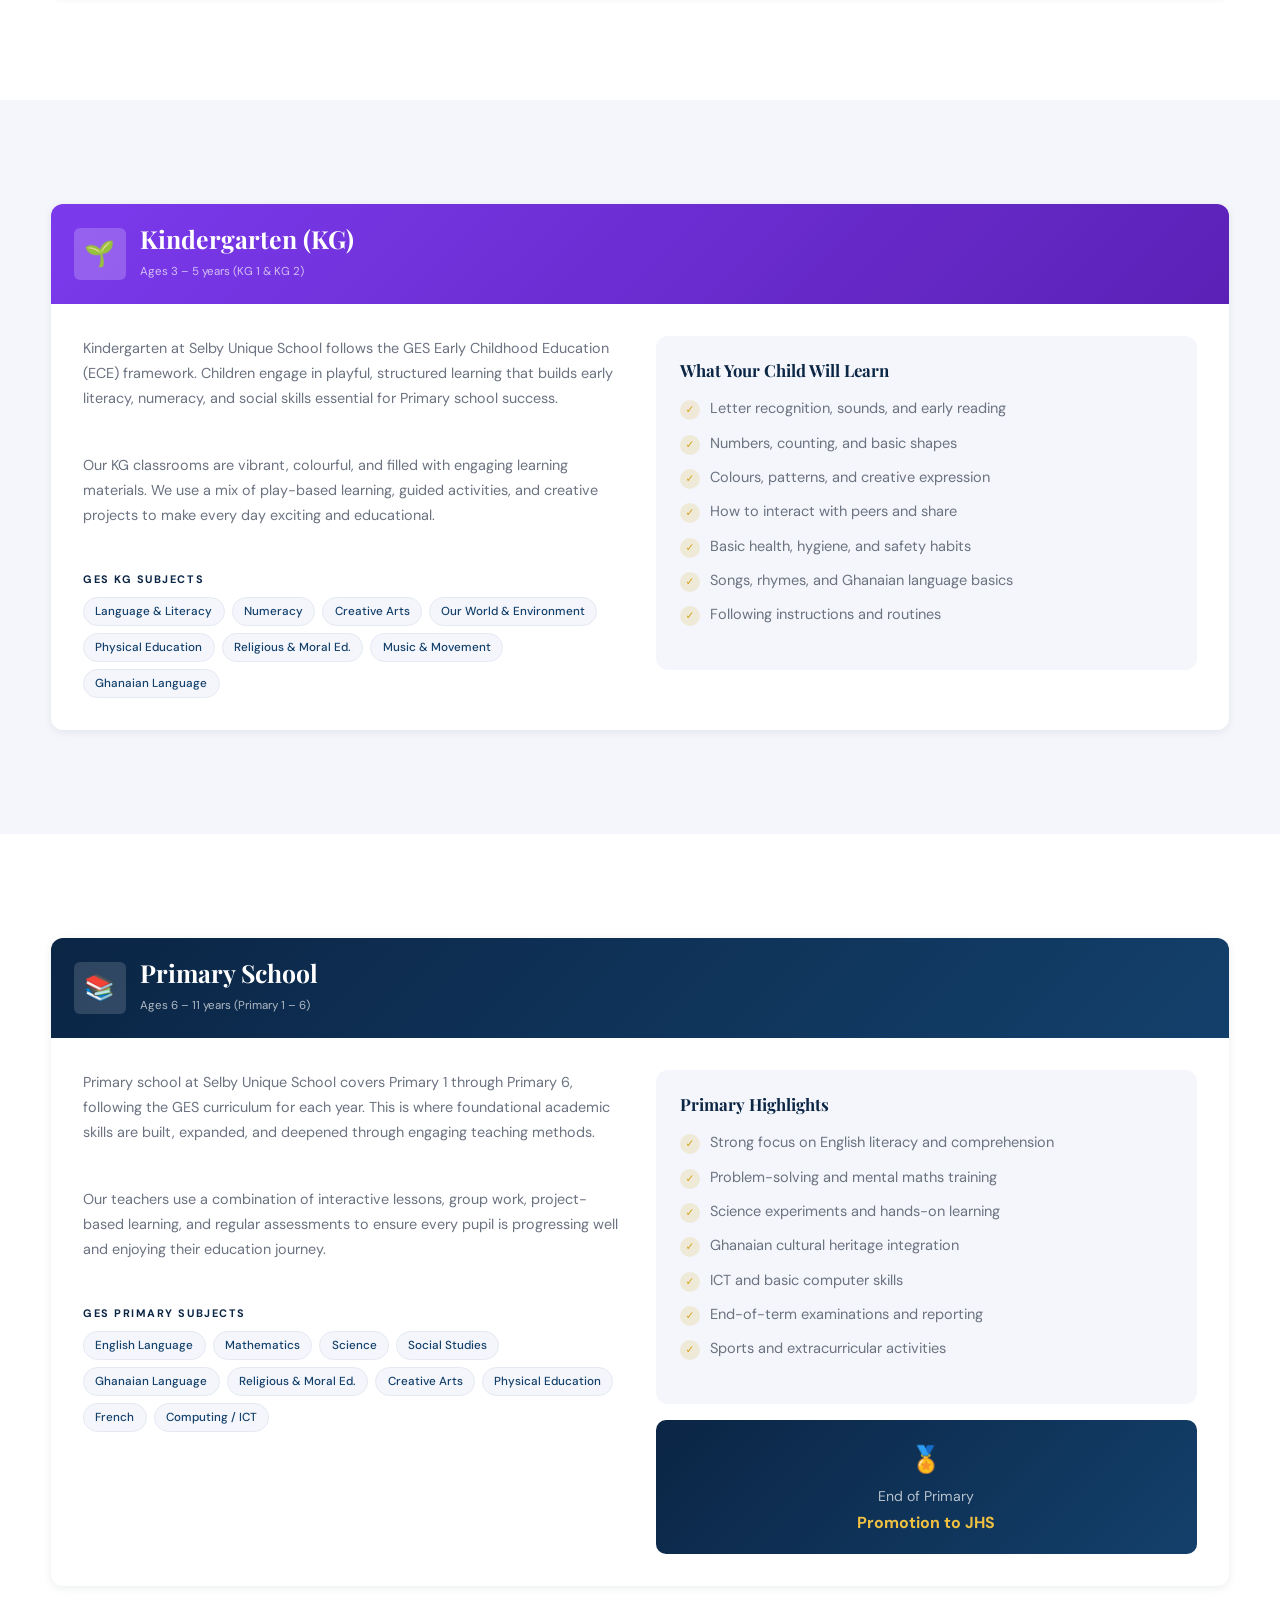
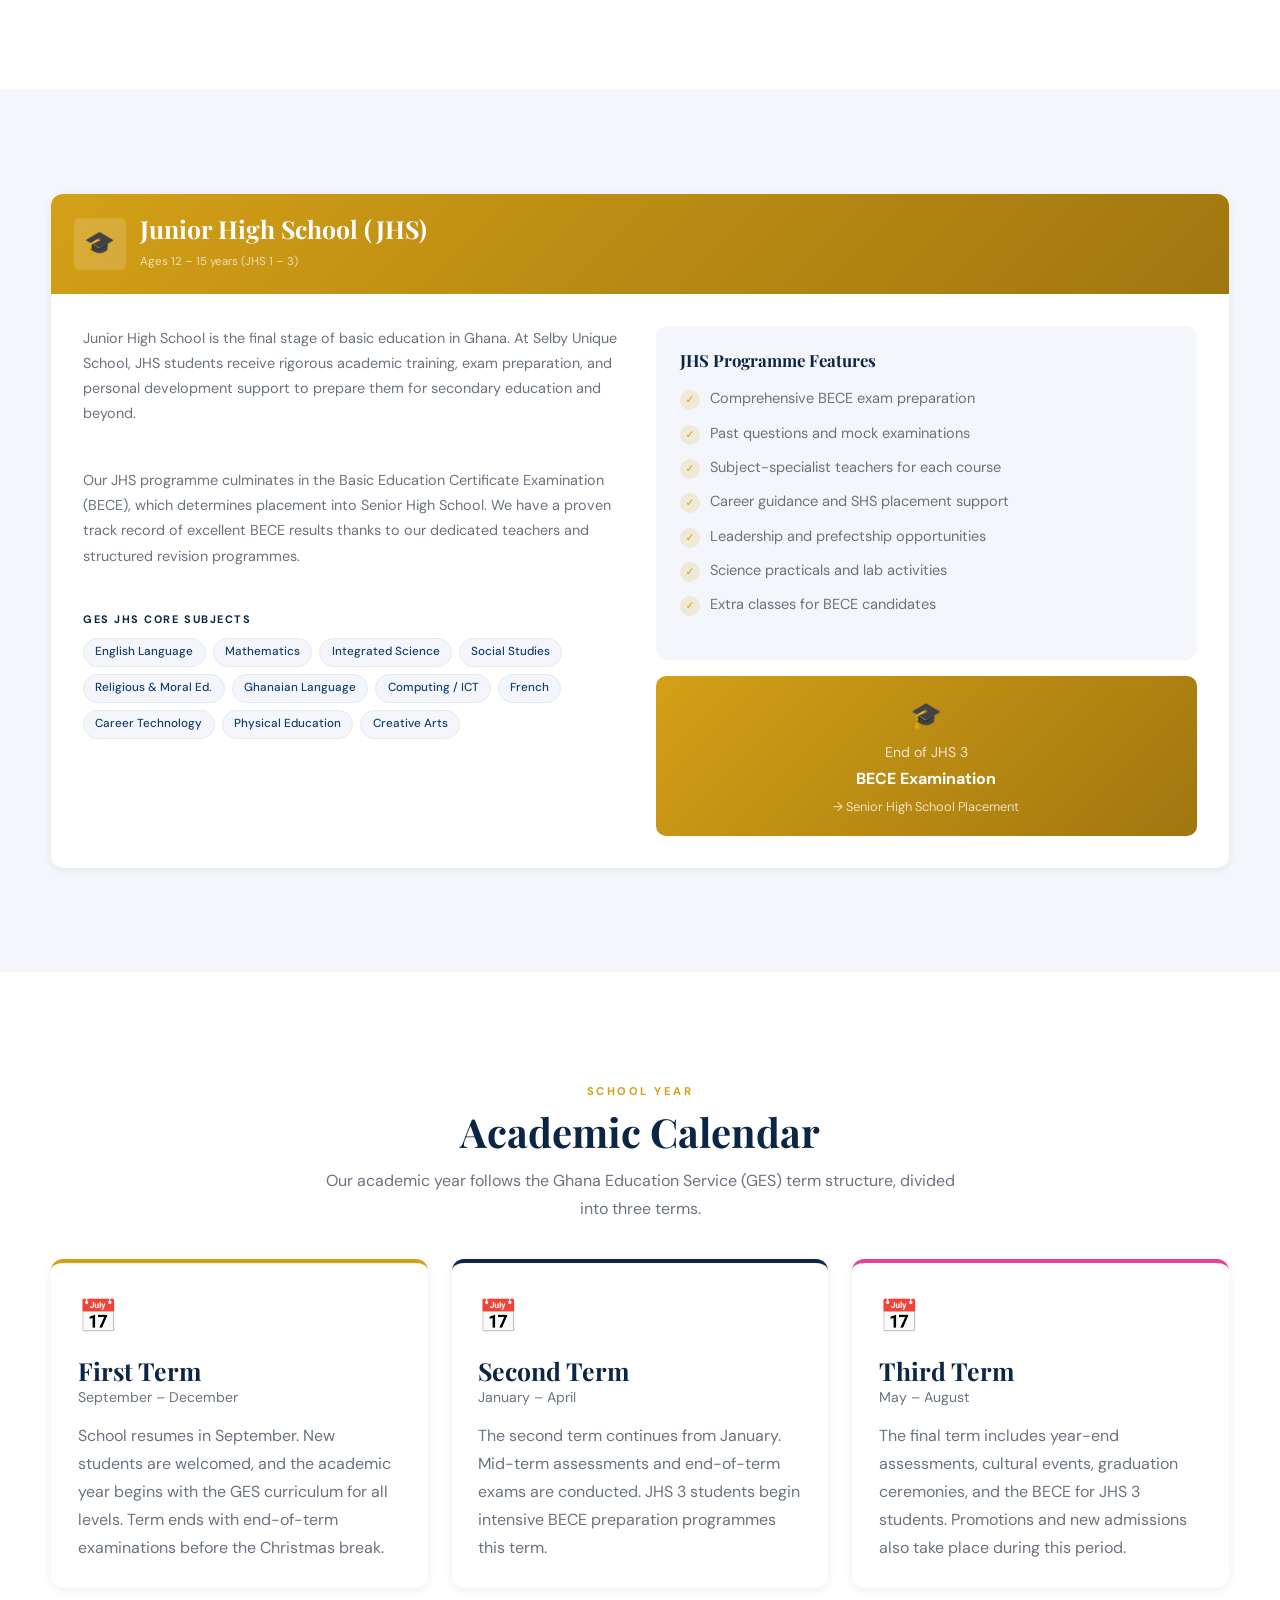
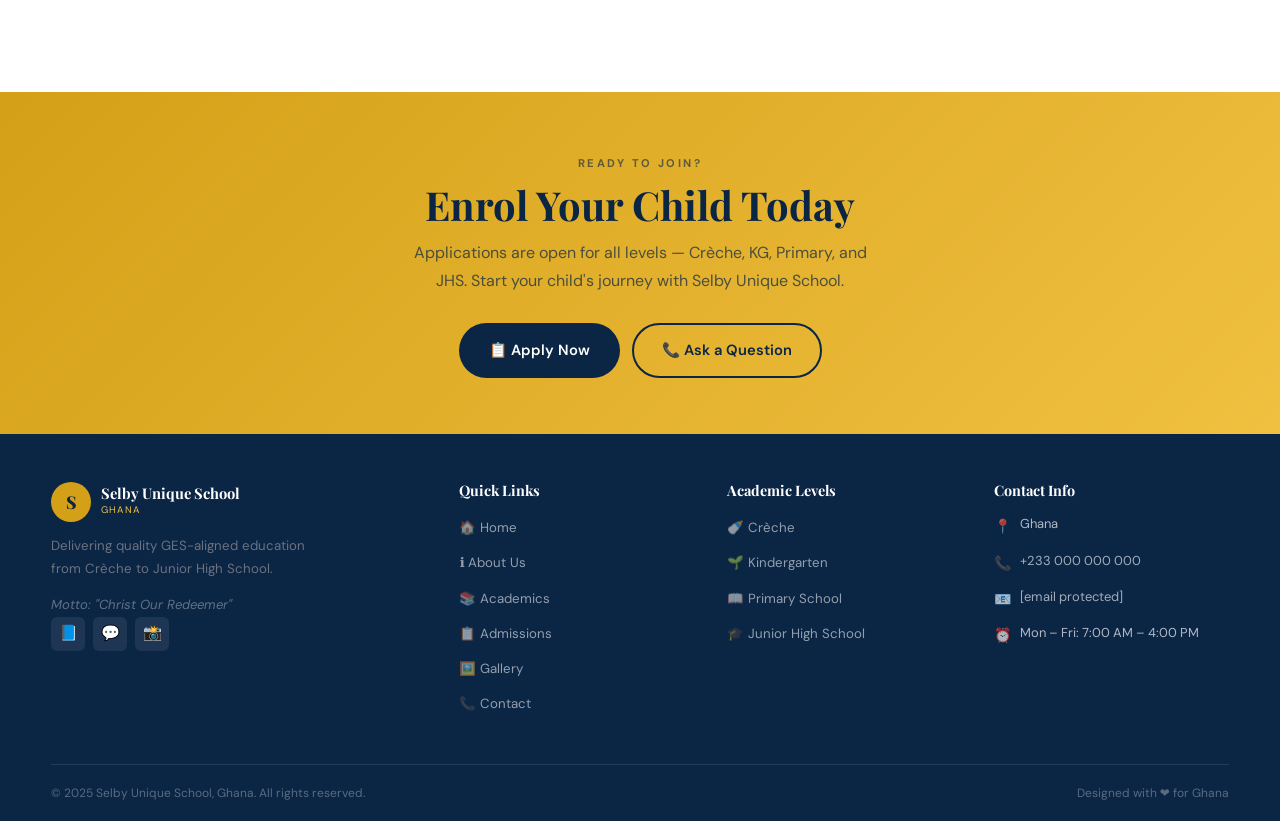
<file: academics.html>
<!DOCTYPE html>
<html lang="en">
<head>
  <meta charset="UTF-8" />
  <meta name="viewport" content="width=device-width, initial-scale=1.0, viewport-fit=cover" />
  <meta name="description" content="Selby Unique School academics – GES curriculum for Crèche, Kindergarten, Primary, and Junior High School (JHS) in Ghana." />
  <title>Academics – Selby Unique School</title>
  <link rel="stylesheet" href="styles.css" />
  <link rel="icon" href="data:image/svg+xml,<svg xmlns='http://www.w3.org/2000/svg' viewBox='0 0 100 100'><text y='.9em' font-size='90'>🏫</text></svg>" />
</head>
<body>

<!-- ═══════════════════════════════════════════════════════
     NAVBAR
     ═══════════════════════════════════════════════════════ -->
<nav class="navbar" id="navbar" aria-label="Main navigation">
  <div class="nav-inner">

    <a href="index.html" class="nav-logo" aria-label="Selby Unique School – home">
      <div class="logo-icon" aria-hidden="true">S</div>
      <div class="logo-text">
        <span class="school-name">Selby Unique School</span>
        <span class="school-tag">Ghana</span>
      </div>
    </a>

    <div class="nav-links">
      <a href="index.html">Home</a>
      <a href="about.html">About</a>
      <a href="academics.html">Academics</a>
      <a href="admission.html">Admissions</a>
      <a href="gallery.html">Gallery</a>
      <a href="contact.html">Contact</a>
      <a href="admission.html" class="btn btn-primary">Apply Now</a>
    </div>

    <button class="hamburger" id="hamburger"
            aria-label="Toggle navigation menu"
            aria-expanded="false"
            aria-controls="mobileNav">
      <span></span><span></span><span></span>
    </button>

  </div>
</nav>

<nav class="mobile-nav" id="mobileNav" aria-label="Mobile navigation">
  <a href="index.html">🏠 Home</a>
  <a href="about.html">ℹ️ About</a>
  <a href="academics.html">📚 Academics</a>
  <a href="admission.html">📋 Admissions</a>
  <a href="gallery.html">🖼️ Gallery</a>
  <a href="contact.html">📞 Contact</a>
  <a href="admission.html" class="mob-apply">📋 Apply Now</a>
</nav>

  <!-- ===== PAGE HERO ===== -->
  <div class="page-hero">
    <div class="container">
      <div class="breadcrumb">
        <a href="index.html">Home</a>
        <span class="sep">/</span>
        <span>Academics</span>
      </div>
      <h1>Our Academics</h1>
      <p>GES-aligned education from early childhood through to Junior High School — every level, every child.</p>
    </div>
  </div>

  <!-- ===== CURRICULUM INTRO ===== -->
  <section class="bg-offwhite">
    <div class="container">
      <div class="text-center">
        <span class="section-label">Our Curriculum</span>
        <h2 class="section-title">Ghana Education Service (GES) Curriculum</h2>
        <p class="section-sub">Selby Unique School follows the official Ghana Education Service curriculum, ensuring all students receive a nationally recognised, high-quality education that prepares them for life beyond the classroom.</p>
      </div>
      <div class="grid grid-3">
        <div class="feature-card">
          <span class="feature-icon">🇬🇭</span>
          <h3>GES Approved</h3>
          <p>All subjects, syllabi, and assessments follow the Ghana Education Service standards and guidelines for each level.</p>
        </div>
        <div class="feature-card">
          <span class="feature-icon">📊</span>
          <h3>Regular Assessment</h3>
          <p>Students are assessed regularly through class tests, end-of-term exams, and continuous assessment to track progress.</p>
        </div>
        <div class="feature-card">
          <span class="feature-icon">🎯</span>
          <h3>BECE Preparation</h3>
          <p>Our JHS students receive dedicated preparation for the Basic Education Certificate Examination (BECE) with strong results.</p>
        </div>
      </div>
    </div>
  </section>

  <!-- ===== CRECHE ===== -->
  <section id="creche">
    <div class="container">
      <div class="level-card">
        <div class="level-card-header creche-hdr">
          <div class="level-emoji-wrap creche-ico" style="background:rgba(255,255,255,0.2)">🍼</div>
          <div>
            <h3>Crèche</h3>
            <span class="age-tag">Ages 0 – 2 years</span>
          </div>
        </div>
        <div class="level-card-body" style="padding:32px">
          <div class="lc-inner">
            <div>
              <p>Our Crèche provides a warm, safe, and stimulating environment for Ghana's youngest learners. Trained caregivers offer nurturing, responsive care that supports each infant's physical, cognitive, and emotional development.</p>
              <br>
              <p>We follow routines that provide comfort and security while introducing gentle sensory play, language exposure, and early social experiences. Parents can rest assured knowing their little ones are in caring, professional hands.</p>
              <br>
              <div class="subjects-label">Key Development Areas</div>
              <div class="subject-tags">
                <span class="subject-tag">Sensory Play</span>
                <span class="subject-tag">Motor Skills</span>
                <span class="subject-tag">Language Exposure</span>
                <span class="subject-tag">Social Bonding</span>
                <span class="subject-tag">Music & Rhythm</span>
                <span class="subject-tag">Story Time</span>
                <span class="subject-tag">Physical Development</span>
                <span class="subject-tag">Emotional Security</span>
              </div>
            </div>
            <div>
              <div style="background:var(--offwhite);border-radius:12px;padding:24px">
                <h4 style="color:var(--navy);margin-bottom:16px">What We Offer</h4>
                <ul class="check-list">
                  <li>Fully trained and caring nursery staff</li>
                  <li>Safe, clean, and stimulating play spaces</li>
                  <li>Nutritious snacks and meal support</li>
                  <li>Daily parent updates and communication</li>
                  <li>Age-appropriate sensory activities</li>
                  <li>Small class sizes for individual attention</li>
                  <li>Structured daily routines for comfort</li>
                </ul>
              </div>
            </div>
          </div>
        </div>
      </div>
    </div>
  </section>

  <!-- ===== KINDERGARTEN ===== -->
  <section id="kg" class="bg-offwhite">
    <div class="container">
      <div class="level-card">
        <div class="level-card-header kg-hdr">
          <div class="level-emoji-wrap" style="background:rgba(255,255,255,0.2)">🌱</div>
          <div>
            <h3>Kindergarten (KG)</h3>
            <span class="age-tag">Ages 3 – 5 years (KG 1 & KG 2)</span>
          </div>
        </div>
        <div class="level-card-body" style="padding:32px">
          <div class="lc-inner">
            <div>
              <p>Kindergarten at Selby Unique School follows the GES Early Childhood Education (ECE) framework. Children engage in playful, structured learning that builds early literacy, numeracy, and social skills essential for Primary school success.</p>
              <br>
              <p>Our KG classrooms are vibrant, colourful, and filled with engaging learning materials. We use a mix of play-based learning, guided activities, and creative projects to make every day exciting and educational.</p>
              <br>
              <div class="subjects-label">GES KG Subjects</div>
              <div class="subject-tags">
                <span class="subject-tag">Language & Literacy</span>
                <span class="subject-tag">Numeracy</span>
                <span class="subject-tag">Creative Arts</span>
                <span class="subject-tag">Our World & Environment</span>
                <span class="subject-tag">Physical Education</span>
                <span class="subject-tag">Religious & Moral Ed.</span>
                <span class="subject-tag">Music & Movement</span>
                <span class="subject-tag">Ghanaian Language</span>
              </div>
            </div>
            <div>
              <div style="background:var(--offwhite);border-radius:12px;padding:24px">
                <h4 style="color:var(--navy);margin-bottom:16px">What Your Child Will Learn</h4>
                <ul class="check-list">
                  <li>Letter recognition, sounds, and early reading</li>
                  <li>Numbers, counting, and basic shapes</li>
                  <li>Colours, patterns, and creative expression</li>
                  <li>How to interact with peers and share</li>
                  <li>Basic health, hygiene, and safety habits</li>
                  <li>Songs, rhymes, and Ghanaian language basics</li>
                  <li>Following instructions and routines</li>
                </ul>
              </div>
            </div>
          </div>
        </div>
      </div>
    </div>
  </section>

  <!-- ===== PRIMARY ===== -->
  <section id="primary">
    <div class="container">
      <div class="level-card">
        <div class="level-card-header primary-hdr">
          <div class="level-emoji-wrap" style="background:rgba(255,255,255,0.15)">📚</div>
          <div>
            <h3>Primary School</h3>
            <span class="age-tag">Ages 6 – 11 years (Primary 1 – 6)</span>
          </div>
        </div>
        <div class="level-card-body" style="padding:32px">
          <div class="lc-inner">
            <div>
              <p>Primary school at Selby Unique School covers Primary 1 through Primary 6, following the GES curriculum for each year. This is where foundational academic skills are built, expanded, and deepened through engaging teaching methods.</p>
              <br>
              <p>Our teachers use a combination of interactive lessons, group work, project-based learning, and regular assessments to ensure every pupil is progressing well and enjoying their education journey.</p>
              <br>
              <div class="subjects-label">GES Primary Subjects</div>
              <div class="subject-tags">
                <span class="subject-tag">English Language</span>
                <span class="subject-tag">Mathematics</span>
                <span class="subject-tag">Science</span>
                <span class="subject-tag">Social Studies</span>
                <span class="subject-tag">Ghanaian Language</span>
                <span class="subject-tag">Religious & Moral Ed.</span>
                <span class="subject-tag">Creative Arts</span>
                <span class="subject-tag">Physical Education</span>
                <span class="subject-tag">French</span>
                <span class="subject-tag">Computing / ICT</span>
              </div>
            </div>
            <div>
              <div style="background:var(--offwhite);border-radius:12px;padding:24px;margin-bottom:16px">
                <h4 style="color:var(--navy);margin-bottom:16px">Primary Highlights</h4>
                <ul class="check-list">
                  <li>Strong focus on English literacy and comprehension</li>
                  <li>Problem-solving and mental maths training</li>
                  <li>Science experiments and hands-on learning</li>
                  <li>Ghanaian cultural heritage integration</li>
                  <li>ICT and basic computer skills</li>
                  <li>End-of-term examinations and reporting</li>
                  <li>Sports and extracurricular activities</li>
                </ul>
              </div>
              <div style="background:linear-gradient(135deg,var(--navy),var(--navy-mid));border-radius:10px;padding:18px;color:white;text-align:center">
                <div style="font-size:1.6rem;margin-bottom:4px">🏅</div>
                <div style="font-size:0.88rem;color:rgba(255,255,255,0.7)">End of Primary</div>
                <div style="font-weight:700;color:var(--gold-lt)">Promotion to JHS</div>
              </div>
            </div>
          </div>
        </div>
      </div>
    </div>
  </section>

  <!-- ===== JHS ===== -->
  <section id="jhs" class="bg-offwhite">
    <div class="container">
      <div class="level-card">
        <div class="level-card-header jhs-hdr">
          <div class="level-emoji-wrap" style="background:rgba(255,255,255,0.15)">🎓</div>
          <div>
            <h3>Junior High School (JHS)</h3>
            <span class="age-tag">Ages 12 – 15 years (JHS 1 – 3)</span>
          </div>
        </div>
        <div class="level-card-body" style="padding:32px">
          <div class="lc-inner">
            <div>
              <p>Junior High School is the final stage of basic education in Ghana. At Selby Unique School, JHS students receive rigorous academic training, exam preparation, and personal development support to prepare them for secondary education and beyond.</p>
              <br>
              <p>Our JHS programme culminates in the Basic Education Certificate Examination (BECE), which determines placement into Senior High School. We have a proven track record of excellent BECE results thanks to our dedicated teachers and structured revision programmes.</p>
              <br>
              <div class="subjects-label">GES JHS Core Subjects</div>
              <div class="subject-tags">
                <span class="subject-tag">English Language</span>
                <span class="subject-tag">Mathematics</span>
                <span class="subject-tag">Integrated Science</span>
                <span class="subject-tag">Social Studies</span>
                <span class="subject-tag">Religious & Moral Ed.</span>
                <span class="subject-tag">Ghanaian Language</span>
                <span class="subject-tag">Computing / ICT</span>
                <span class="subject-tag">French</span>
                <span class="subject-tag">Career Technology</span>
                <span class="subject-tag">Physical Education</span>
                <span class="subject-tag">Creative Arts</span>
              </div>
            </div>
            <div>
              <div style="background:var(--offwhite);border-radius:12px;padding:24px;margin-bottom:16px">
                <h4 style="color:var(--navy);margin-bottom:16px">JHS Programme Features</h4>
                <ul class="check-list">
                  <li>Comprehensive BECE exam preparation</li>
                  <li>Past questions and mock examinations</li>
                  <li>Subject-specialist teachers for each course</li>
                  <li>Career guidance and SHS placement support</li>
                  <li>Leadership and prefectship opportunities</li>
                  <li>Science practicals and lab activities</li>
                  <li>Extra classes for BECE candidates</li>
                </ul>
              </div>
              <div style="background:linear-gradient(135deg,#D4A017,#A0760F);border-radius:10px;padding:18px;color:white;text-align:center">
                <div style="font-size:1.6rem;margin-bottom:4px">🎓</div>
                <div style="font-size:0.88rem;color:rgba(255,255,255,0.8)">End of JHS 3</div>
                <div style="font-weight:700">BECE Examination</div>
                <div style="font-size:0.8rem;margin-top:4px;color:rgba(255,255,255,0.75)">→ Senior High School Placement</div>
              </div>
            </div>
          </div>
        </div>
      </div>
    </div>
  </section>

  <!-- ===== ACADEMIC CALENDAR ===== -->
  <section>
    <div class="container">
      <div class="text-center">
        <span class="section-label">School Year</span>
        <h2 class="section-title">Academic Calendar</h2>
        <p class="section-sub">Our academic year follows the Ghana Education Service (GES) term structure, divided into three terms.</p>
      </div>
      <div class="grid grid-3">
        <div class="card" style="border-top:4px solid var(--gold)">
          <div class="card-body">
            <div style="font-size:2rem;margin-bottom:12px">📅</div>
            <h3 style="color:var(--navy)">First Term</h3>
            <p style="font-size:0.88rem;margin-bottom:12px">September – December</p>
            <p>School resumes in September. New students are welcomed, and the academic year begins with the GES curriculum for all levels. Term ends with end-of-term examinations before the Christmas break.</p>
          </div>
        </div>
        <div class="card" style="border-top:4px solid var(--navy)">
          <div class="card-body">
            <div style="font-size:2rem;margin-bottom:12px">📅</div>
            <h3 style="color:var(--navy)">Second Term</h3>
            <p style="font-size:0.88rem;margin-bottom:12px">January – April</p>
            <p>The second term continues from January. Mid-term assessments and end-of-term exams are conducted. JHS 3 students begin intensive BECE preparation programmes this term.</p>
          </div>
        </div>
        <div class="card" style="border-top:4px solid #E84393">
          <div class="card-body">
            <div style="font-size:2rem;margin-bottom:12px">📅</div>
            <h3 style="color:var(--navy)">Third Term</h3>
            <p style="font-size:0.88rem;margin-bottom:12px">May – August</p>
            <p>The final term includes year-end assessments, cultural events, graduation ceremonies, and the BECE for JHS 3 students. Promotions and new admissions also take place during this period.</p>
          </div>
        </div>
      </div>
    </div>
  </section>

  <!-- ===== CTA ===== -->
  <section class="cta-section">
    <div class="container">
      <span class="section-label" style="color:var(--navy);opacity:0.6">Ready to Join?</span>
      <h2>Enrol Your Child Today</h2>
      <p>Applications are open for all levels — Crèche, KG, Primary, and JHS. Start your child's journey with Selby Unique School.</p>
      <div class="cta-buttons">
        <a href="admission.html" class="btn btn-navy">📋 Apply Now</a>
        <a href="contact.html" class="btn" style="border:2px solid var(--navy);color:var(--navy)">📞 Ask a Question</a>
      </div>
    </div>
  </section>

  <!-- ===== FOOTER ===== -->
  <footer>
    <div class="container">
      <div class="footer-grid">
        <div class="footer-brand">
          <div class="nav-logo">
            <div class="logo-icon">S</div>
            <div class="logo-text">
              <span class="school-name">Selby Unique School</span>
              <span class="school-tag">Ghana</span>
            </div>
          </div>
          <p class="footer-desc">Delivering quality GES-aligned education from Crèche to Junior High School.</p>
          <p style="font-size:0.82rem;color:rgba(255,255,255,0.35);font-style:italic">Motto: "Christ Our Redeemer"</p>
          <div class="footer-social">
            <a href="#" class="social-btn" aria-label="Facebook">📘</a>
            <a href="#" class="social-btn" aria-label="WhatsApp">💬</a>
            <a href="#" class="social-btn" aria-label="Instagram">📸</a>
          </div>
        </div>
        <div class="footer-col">
          <h5>Quick Links</h5>
          <ul>
            <li><a href="index.html">🏠 Home</a></li>
            <li><a href="about.html">ℹ️ About Us</a></li>
            <li><a href="academics.html">📚 Academics</a></li>
            <li><a href="admission.html">📋 Admissions</a></li>
            <li><a href="gallery.html">🖼️ Gallery</a></li>
            <li><a href="contact.html">📞 Contact</a></li>
          </ul>
        </div>
        <div class="footer-col">
          <h5>Academic Levels</h5>
          <ul>
            <li><a href="#creche">🍼 Crèche</a></li>
            <li><a href="#kg">🌱 Kindergarten</a></li>
            <li><a href="#primary">📖 Primary School</a></li>
            <li><a href="#jhs">🎓 Junior High School</a></li>
          </ul>
        </div>
        <div class="footer-col">
          <h5>Contact Info</h5>
          <div class="contact-line"><span class="ci">📍</span><span>Ghana</span></div>
          <div class="contact-line"><span class="ci">📞</span><span><a href="tel:+233000000000">+233 000 000 000</a></span></div>
          <div class="contact-line"><span class="ci">📧</span><span><a href="/cdn-cgi/l/email-protection#026b6c646d4271676e607b776c6b73776771616a6d6d6e2c6766772c656a"><span class="__cf_email__" data-cfemail="fe97909891be8d9b929c878b90978f8b9b8d9d96919192d09b9a8bd09996">[email&#160;protected]</span></a></span></div>
          <div class="contact-line"><span class="ci">⏰</span><span>Mon – Fri: 7:00 AM – 4:00 PM</span></div>
        </div>
      </div>
      <div class="footer-bottom">
        <span>© 2025 Selby Unique School, Ghana. All rights reserved.</span>
        <span>Designed with ❤️ for Ghana</span>

  <button id="scrollTop" aria-label="Scroll to top">↑</button>
  <script src="script.js"></script>
</body>
</html>
</file>
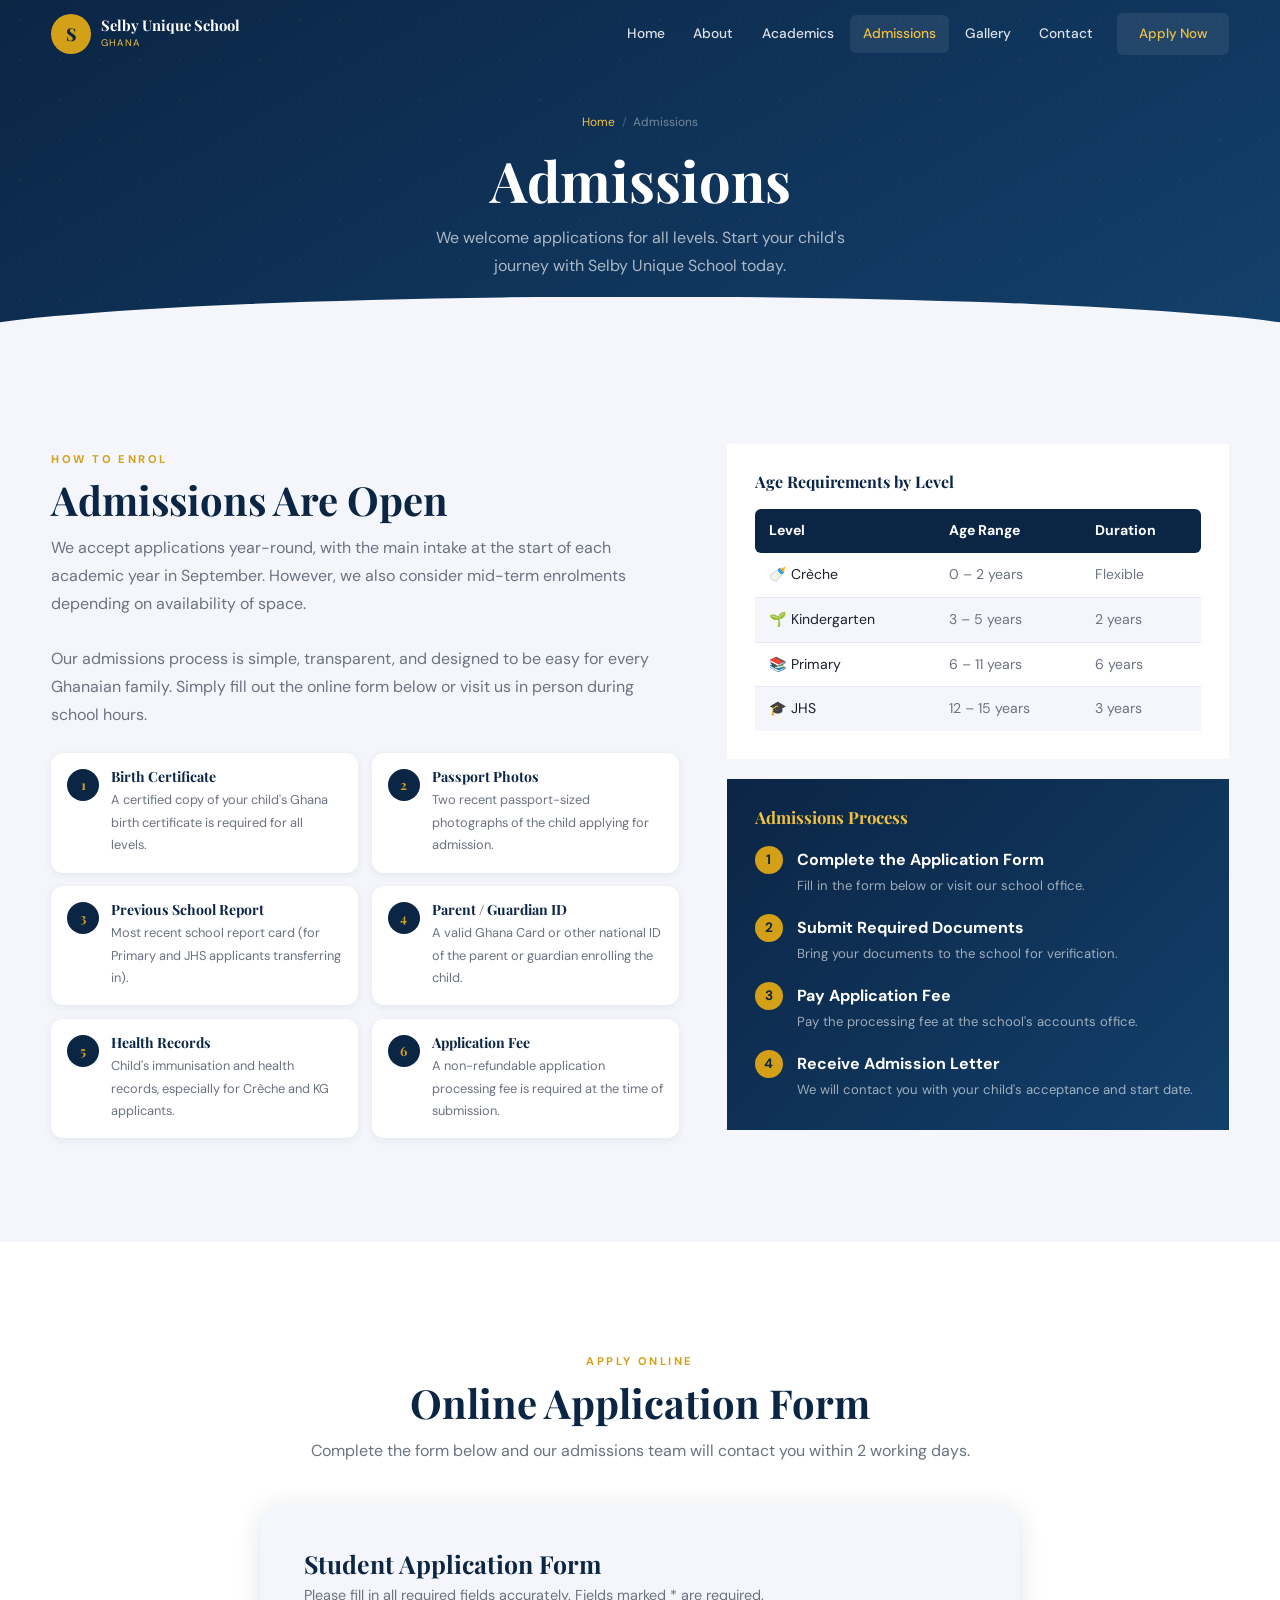
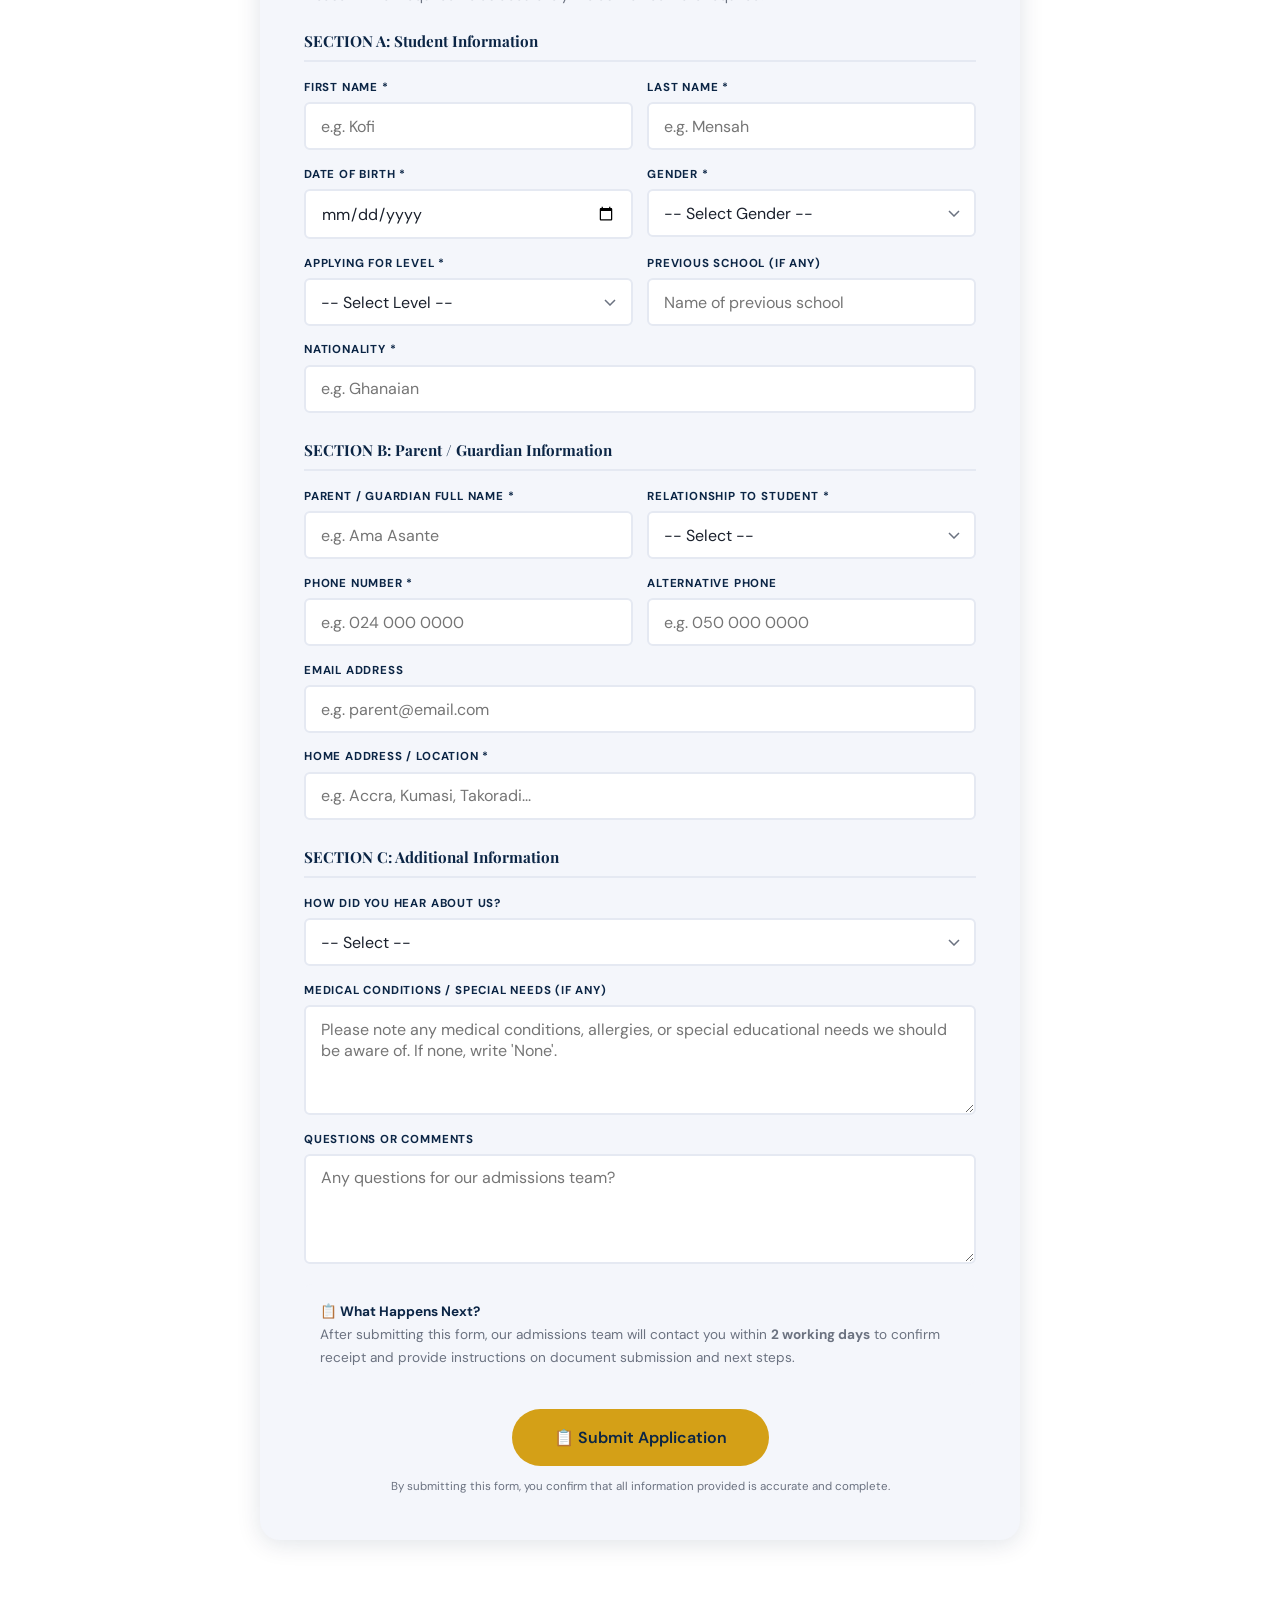
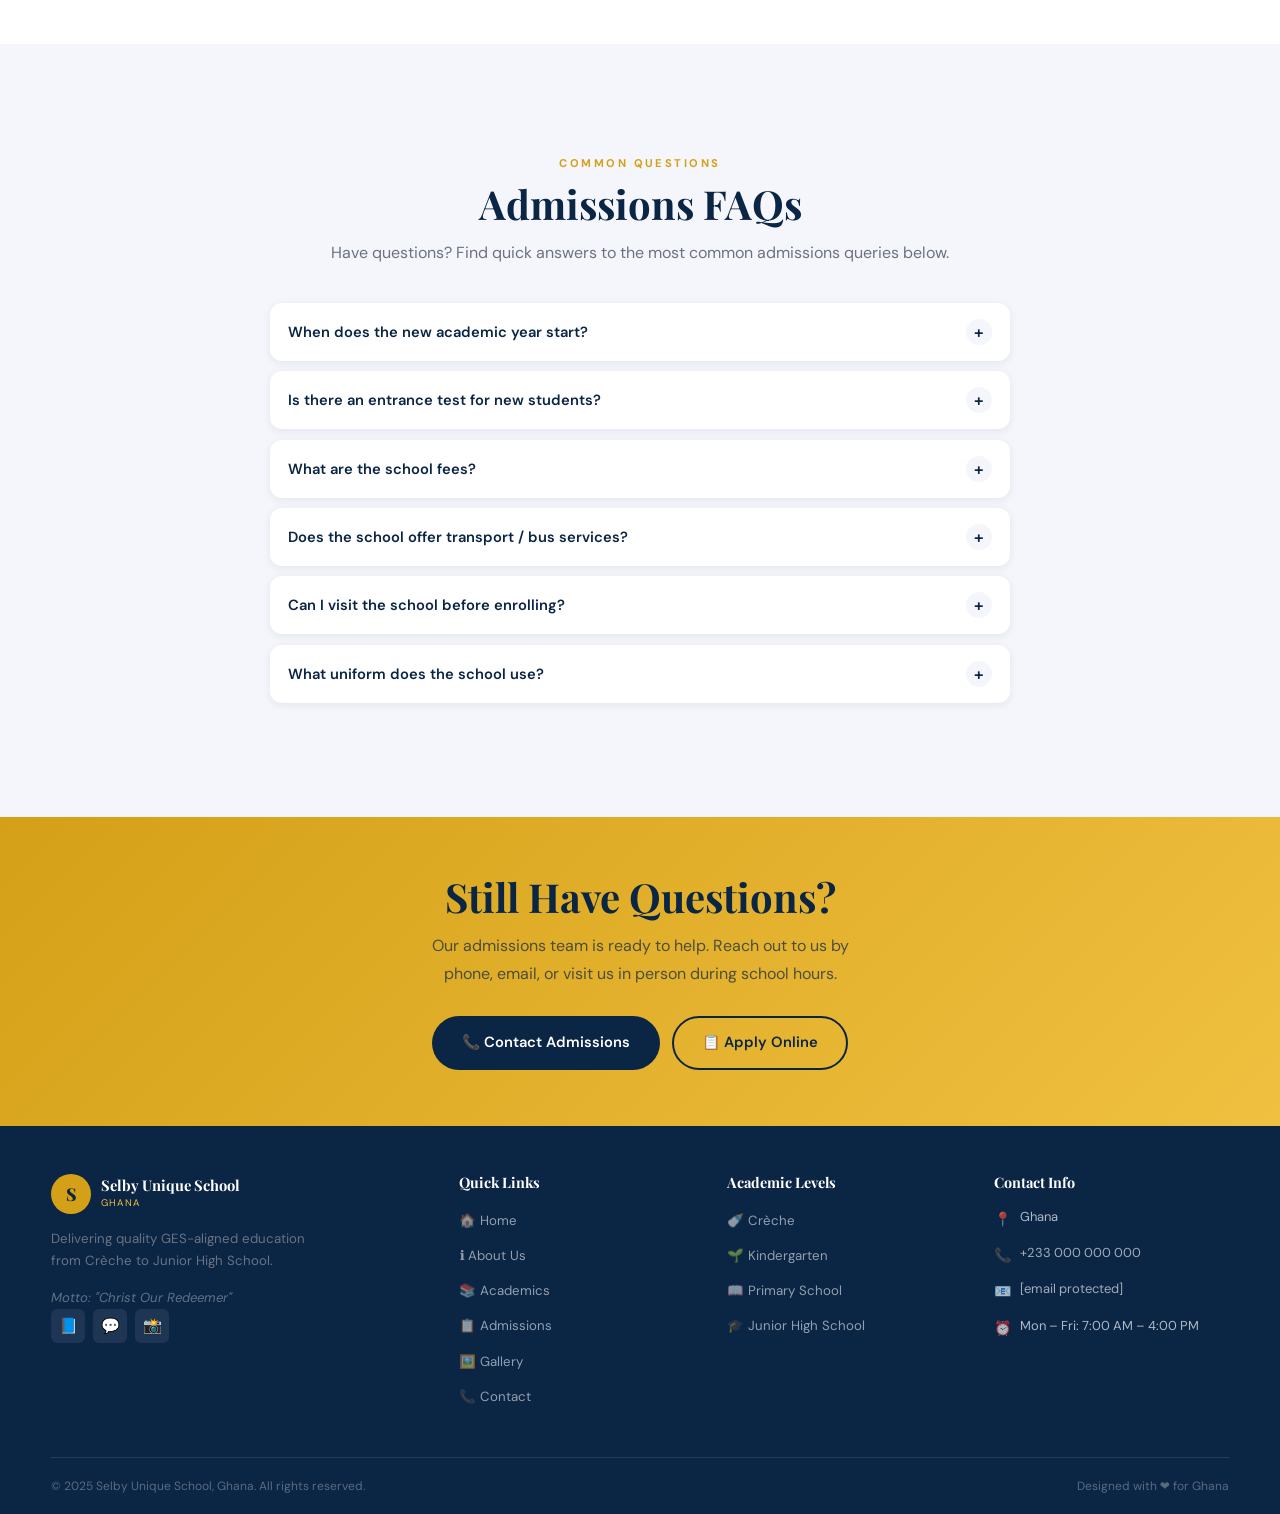
<file: admission.html>
<!DOCTYPE html>
<html lang="en">
<head>
  <meta charset="UTF-8" />
  <meta name="viewport" content="width=device-width, initial-scale=1.0, viewport-fit=cover" />
  <meta name="description" content="Apply to Selby Unique School, Ghana. Admissions open for Crèche, Kindergarten, Primary, and Junior High School. Learn about requirements and apply online." />
  <title>Admissions – Selby Unique School</title>
  <link rel="stylesheet" href="styles.css" />
  <link rel="icon" href="data:image/svg+xml,<svg xmlns='http://www.w3.org/2000/svg' viewBox='0 0 100 100'><text y='.9em' font-size='90'>🏫</text></svg>" />
</head>
<body>

<!-- ═══════════════════════════════════════════════════════
     NAVBAR
     ═══════════════════════════════════════════════════════ -->
<nav class="navbar" id="navbar" aria-label="Main navigation">
  <div class="nav-inner">

    <a href="index.html" class="nav-logo" aria-label="Selby Unique School – home">
      <div class="logo-icon" aria-hidden="true">S</div>
      <div class="logo-text">
        <span class="school-name">Selby Unique School</span>
        <span class="school-tag">Ghana</span>
      </div>
    </a>

    <div class="nav-links">
      <a href="index.html">Home</a>
      <a href="about.html">About</a>
      <a href="academics.html">Academics</a>
      <a href="admission.html">Admissions</a>
      <a href="gallery.html">Gallery</a>
      <a href="contact.html">Contact</a>
      <a href="admission.html" class="btn btn-primary">Apply Now</a>
    </div>

    <button class="hamburger" id="hamburger"
            aria-label="Toggle navigation menu"
            aria-expanded="false"
            aria-controls="mobileNav">
      <span></span><span></span><span></span>
    </button>

  </div>
</nav>

<nav class="mobile-nav" id="mobileNav" aria-label="Mobile navigation">
  <a href="index.html">🏠 Home</a>
  <a href="about.html">ℹ️ About</a>
  <a href="academics.html">📚 Academics</a>
  <a href="admission.html">📋 Admissions</a>
  <a href="gallery.html">🖼️ Gallery</a>
  <a href="contact.html">📞 Contact</a>
  <a href="admission.html" class="mob-apply">📋 Apply Now</a>
</nav>

  <!-- ===== PAGE HERO ===== -->
  <div class="page-hero">
    <div class="container">
      <div class="breadcrumb">
        <a href="index.html">Home</a>
        <span class="sep">/</span>
        <span>Admissions</span>
      </div>
      <h1>Admissions</h1>
      <p>We welcome applications for all levels. Start your child's journey with Selby Unique School today.</p>
    </div>
  </div>

  <!-- ===== ADMISSIONS OVERVIEW ===== -->
  <section class="admissions-intro bg-offwhite">
    <div class="container">
      <div class="admissions-grid">
        <div>
          <span class="section-label">How to Enrol</span>
          <h2 class="section-title">Admissions Are Open</h2>
          <p>We accept applications year-round, with the main intake at the start of each academic year in September. However, we also consider mid-term enrolments depending on availability of space.</p>
          <br>
          <p>Our admissions process is simple, transparent, and designed to be easy for every Ghanaian family. Simply fill out the online form below or visit us in person during school hours.</p>

          <div class="req-grid">
            <div class="req-item">
              <div class="req-num">1</div>
              <div>
                <h4>Birth Certificate</h4>
                <p>A certified copy of your child's Ghana birth certificate is required for all levels.</p>
              </div>
            </div>
            <div class="req-item">
              <div class="req-num">2</div>
              <div>
                <h4>Passport Photos</h4>
                <p>Two recent passport-sized photographs of the child applying for admission.</p>
              </div>
            </div>
            <div class="req-item">
              <div class="req-num">3</div>
              <div>
                <h4>Previous School Report</h4>
                <p>Most recent school report card (for Primary and JHS applicants transferring in).</p>
              </div>
            </div>
            <div class="req-item">
              <div class="req-num">4</div>
              <div>
                <h4>Parent / Guardian ID</h4>
                <p>A valid Ghana Card or other national ID of the parent or guardian enrolling the child.</p>
              </div>
            </div>
            <div class="req-item">
              <div class="req-num">5</div>
              <div>
                <h4>Health Records</h4>
                <p>Child's immunisation and health records, especially for Crèche and KG applicants.</p>
              </div>
            </div>
            <div class="req-item">
              <div class="req-num">6</div>
              <div>
                <h4>Application Fee</h4>
                <p>A non-refundable application processing fee is required at the time of submission.</p>
              </div>
            </div>
          </div>
        </div>

        <div>
          <!-- Age Requirements Table -->
          <div style="background:var(--white);border-radius:var(--radius);padding:28px;box-shadow:var(--shadow);margin-bottom:20px">
            <h4 style="color:var(--navy);margin-bottom:18px;font-size:1rem">Age Requirements by Level</h4>
            <table style="width:100%;border-collapse:collapse;font-size:0.88rem">
              <thead>
                <tr style="background:var(--navy);color:white">
                  <th style="padding:10px 14px;text-align:left;border-radius:6px 0 0 6px">Level</th>
                  <th style="padding:10px 14px;text-align:left">Age Range</th>
                  <th style="padding:10px 14px;text-align:left;border-radius:0 6px 6px 0">Duration</th>
                </tr>
              </thead>
              <tbody>
                <tr style="border-bottom:1px solid var(--gray-light)">
                  <td style="padding:10px 14px">🍼 Crèche</td>
                  <td style="padding:10px 14px;color:var(--gray)">0 – 2 years</td>
                  <td style="padding:10px 14px;color:var(--gray)">Flexible</td>
                </tr>
                <tr style="border-bottom:1px solid var(--gray-light);background:var(--offwhite)">
                  <td style="padding:10px 14px">🌱 Kindergarten</td>
                  <td style="padding:10px 14px;color:var(--gray)">3 – 5 years</td>
                  <td style="padding:10px 14px;color:var(--gray)">2 years</td>
                </tr>
                <tr style="border-bottom:1px solid var(--gray-light)">
                  <td style="padding:10px 14px">📚 Primary</td>
                  <td style="padding:10px 14px;color:var(--gray)">6 – 11 years</td>
                  <td style="padding:10px 14px;color:var(--gray)">6 years</td>
                </tr>
                <tr style="background:var(--offwhite)">
                  <td style="padding:10px 14px">🎓 JHS</td>
                  <td style="padding:10px 14px;color:var(--gray)">12 – 15 years</td>
                  <td style="padding:10px 14px;color:var(--gray)">3 years</td>
                </tr>
              </tbody>
            </table>
          </div>

          <!-- Process Steps -->
          <div style="background:linear-gradient(135deg,var(--navy),var(--navy-mid));border-radius:var(--radius);padding:28px;color:white">
            <h4 style="color:var(--gold-lt);margin-bottom:18px">Admissions Process</h4>
            <div style="display:flex;flex-direction:column;gap:16px">
              <div style="display:flex;align-items:flex-start;gap:14px">
                <div style="background:var(--gold);color:var(--navy);width:28px;height:28px;border-radius:50%;display:flex;align-items:center;justify-content:center;font-weight:700;font-size:0.85rem;flex-shrink:0">1</div>
                <div>
                  <strong>Complete the Application Form</strong>
                  <p style="font-size:0.82rem;color:rgba(255,255,255,0.6);margin-top:2px">Fill in the form below or visit our school office.</p>
                </div>
              </div>
              <div style="display:flex;align-items:flex-start;gap:14px">
                <div style="background:var(--gold);color:var(--navy);width:28px;height:28px;border-radius:50%;display:flex;align-items:center;justify-content:center;font-weight:700;font-size:0.85rem;flex-shrink:0">2</div>
                <div>
                  <strong>Submit Required Documents</strong>
                  <p style="font-size:0.82rem;color:rgba(255,255,255,0.6);margin-top:2px">Bring your documents to the school for verification.</p>
                </div>
              </div>
              <div style="display:flex;align-items:flex-start;gap:14px">
                <div style="background:var(--gold);color:var(--navy);width:28px;height:28px;border-radius:50%;display:flex;align-items:center;justify-content:center;font-weight:700;font-size:0.85rem;flex-shrink:0">3</div>
                <div>
                  <strong>Pay Application Fee</strong>
                  <p style="font-size:0.82rem;color:rgba(255,255,255,0.6);margin-top:2px">Pay the processing fee at the school's accounts office.</p>
                </div>
              </div>
              <div style="display:flex;align-items:flex-start;gap:14px">
                <div style="background:var(--gold);color:var(--navy);width:28px;height:28px;border-radius:50%;display:flex;align-items:center;justify-content:center;font-weight:700;font-size:0.85rem;flex-shrink:0">4</div>
                <div>
                  <strong>Receive Admission Letter</strong>
                  <p style="font-size:0.82rem;color:rgba(255,255,255,0.6);margin-top:2px">We will contact you with your child's acceptance and start date.</p>
                </div>
              </div>
            </div>
          </div>
        </div>
      </div>
    </div>
  </section>

  <!-- ===== APPLICATION FORM ===== -->
  <section class="form-section" id="apply">
    <div class="container">
      <div class="text-center" style="margin-bottom:40px">
        <span class="section-label">Apply Online</span>
        <h2 class="section-title">Online Application Form</h2>
        <p>Complete the form below and our admissions team will contact you within 2 working days.</p>
      </div>

      <div class="form-wrap">
        <h3 class="form-title">Student Application Form</h3>
        <p class="form-sub">Please fill in all required fields accurately. Fields marked * are required.</p>

        <!--
          HOW TO ACTIVATE THIS FORM:
          1. Go to https://formspree.io
          2. Create a free account
          3. Create a new form
          4. Copy your Form ID (looks like: xyzabcde)
          5. Replace YOUR_FORM_ID below with your actual ID
          Example: action="https://formspree.io/f/xyzabcde"
        -->
        <form id="admissionForm" action="https://formspree.io/f/xlgoagge" method="POST">

          <h4 style="color:var(--navy);margin-bottom:16px;font-size:0.95rem;border-bottom:2px solid var(--gray-light);padding-bottom:10px">SECTION A: Student Information</h4>
          <div class="form-grid">
            <div class="form-group">
              <label for="studentFirstName">First Name *</label>
              <input type="text" id="studentFirstName" name="Student First Name" required placeholder="e.g. Kofi" />
            </div>
            <div class="form-group">
              <label for="studentLastName">Last Name *</label>
              <input type="text" id="studentLastName" name="Student Last Name" required placeholder="e.g. Mensah" />
            </div>
            <div class="form-group">
              <label for="dob">Date of Birth *</label>
              <input type="date" id="dob" name="Date of Birth" required />
            </div>
            <div class="form-group">
              <label for="gender">Gender *</label>
              <select id="gender" name="Gender" required>
                <option value="">-- Select Gender --</option>
                <option value="Male">Male</option>
                <option value="Female">Female</option>
              </select>
            </div>
            <div class="form-group">
              <label for="applyLevel">Applying For Level *</label>
              <select id="applyLevel" name="Applying For Level" required>
                <option value="">-- Select Level --</option>
                <option value="Crèche">🍼 Crèche</option>
                <option value="Kindergarten 1">🌱 Kindergarten 1 (KG 1)</option>
                <option value="Kindergarten 2">🌱 Kindergarten 2 (KG 2)</option>
                <option value="Primary 1">📚 Primary 1</option>
                <option value="Primary 2">📚 Primary 2</option>
                <option value="Primary 3">📚 Primary 3</option>
                <option value="Primary 4">📚 Primary 4</option>
                <option value="Primary 5">📚 Primary 5</option>
                <option value="Primary 6">📚 Primary 6</option>
                <option value="JHS 1">🎓 JHS 1</option>
                <option value="JHS 2">🎓 JHS 2</option>
                <option value="JHS 3">🎓 JHS 3</option>
              </select>
            </div>
            <div class="form-group">
              <label for="previousSchool">Previous School (if any)</label>
              <input type="text" id="previousSchool" name="Previous School" placeholder="Name of previous school" />
            </div>
            <div class="form-group full">
              <label for="nationality">Nationality *</label>
              <input type="text" id="nationality" name="Nationality" required placeholder="e.g. Ghanaian" />
            </div>
          </div>

          <h4 style="color:var(--navy);margin:28px 0 16px;font-size:0.95rem;border-bottom:2px solid var(--gray-light);padding-bottom:10px">SECTION B: Parent / Guardian Information</h4>
          <div class="form-grid">
            <div class="form-group">
              <label for="parentName">Parent / Guardian Full Name *</label>
              <input type="text" id="parentName" name="Parent Full Name" required placeholder="e.g. Ama Asante" />
            </div>
            <div class="form-group">
              <label for="relationship">Relationship to Student *</label>
              <select id="relationship" name="Relationship" required>
                <option value="">-- Select --</option>
                <option value="Mother">Mother</option>
                <option value="Father">Father</option>
                <option value="Guardian">Guardian</option>
                <option value="Other">Other</option>
              </select>
            </div>
            <div class="form-group">
              <label for="phone">Phone Number *</label>
              <input type="tel" id="phone" name="Phone Number" required placeholder="e.g. 024 000 0000" />
            </div>
            <div class="form-group">
              <label for="altPhone">Alternative Phone</label>
              <input type="tel" id="altPhone" name="Alternative Phone" placeholder="e.g. 050 000 0000" />
            </div>
            <div class="form-group full">
              <label for="email">Email Address</label>
              <input type="email" id="email" name="Email Address" placeholder="e.g. parent@email.com" />
            </div>
            <div class="form-group full">
              <label for="address">Home Address / Location *</label>
              <input type="text" id="address" name="Home Address" required placeholder="e.g. Accra, Kumasi, Takoradi..." />
            </div>
          </div>

          <h4 style="color:var(--navy);margin:28px 0 16px;font-size:0.95rem;border-bottom:2px solid var(--gray-light);padding-bottom:10px">SECTION C: Additional Information</h4>
          <div class="form-grid">
            <div class="form-group full">
              <label for="hearAbout">How Did You Hear About Us?</label>
              <select id="hearAbout" name="How Did You Hear About Us">
                <option value="">-- Select --</option>
                <option value="Friend / Family">Friend or Family Referral</option>
                <option value="Social Media">Social Media</option>
                <option value="Website">Website / Internet Search</option>
                <option value="Flyer / Poster">Flyer or Poster</option>
                <option value="Passed by School">Passed by the School</option>
                <option value="Other">Other</option>
              </select>
            </div>
            <div class="form-group full">
              <label for="medicalInfo">Medical Conditions / Special Needs (if any)</label>
              <textarea id="medicalInfo" name="Medical Information" placeholder="Please note any medical conditions, allergies, or special educational needs we should be aware of. If none, write 'None'."></textarea>
            </div>
            <div class="form-group full">
              <label for="questions">Questions or Comments</label>
              <textarea id="questions" name="Questions or Comments" placeholder="Any questions for our admissions team?"></textarea>
            </div>
          </div>

          <div style="margin-top:20px;background:var(--offwhite);border-radius:8px;padding:16px;font-size:0.85rem;color:var(--gray)">
            <strong style="color:var(--navy)">📋 What Happens Next?</strong><br>
            After submitting this form, our admissions team will contact you within <strong>2 working days</strong> to confirm receipt and provide instructions on document submission and next steps.
          </div>

          <div class="form-submit">
            <button type="submit" class="btn btn-primary" style="min-width:200px;font-size:1rem;padding:16px 40px">
              📋 Submit Application
            </button>
            <div class="form-note">By submitting this form, you confirm that all information provided is accurate and complete.</div>
          </div>

          <div class="success-msg" id="admissionSuccess">
            ✅ <strong>Application Submitted Successfully!</strong><br>
            Thank you for applying to Selby Unique School. Our admissions team will contact you within 2 working days. Welcome to the Selby family!
          </div>
        </form>
      </div>
    </div>
  </section>

  <!-- ===== FAQ ===== -->
  <section class="bg-offwhite">
    <div class="container">
      <div class="text-center">
        <span class="section-label">Common Questions</span>
        <h2 class="section-title">Admissions FAQs</h2>
        <p class="section-sub">Have questions? Find quick answers to the most common admissions queries below.</p>
      </div>
      <div class="faq-wrap">
        <div class="faq-item">
          <button class="faq-question">When does the new academic year start? <span class="faq-icon">+</span></button>
          <div class="faq-answer">The main academic year at Selby Unique School begins in September, in line with the Ghana Education Service (GES) academic calendar. However, we also accept mid-term enrolments throughout the year, subject to class availability.</div>
        </div>
        <div class="faq-item">
          <button class="faq-question">Is there an entrance test for new students? <span class="faq-icon">+</span></button>
          <div class="faq-answer">For Crèche and KG levels, there is no entrance test — we welcome all children within the appropriate age range. For Primary and JHS transfers, we conduct a brief informal assessment to help us place students at the most appropriate level for their learning needs.</div>
        </div>
        <div class="faq-item">
          <button class="faq-question">What are the school fees? <span class="faq-icon">+</span></button>
          <div class="faq-answer">School fees vary by level and term. Please contact our admissions office directly for the current fee structure. We are happy to discuss payment plans and available options. You can reach us via phone or email using the details on our Contact page.</div>
        </div>
        <div class="faq-item">
          <button class="faq-question">Does the school offer transport / bus services? <span class="faq-icon">+</span></button>
          <div class="faq-answer">Please contact our school office to ask about available transport arrangements in your area. We will do our best to connect you with the right information or options.</div>
        </div>
        <div class="faq-item">
          <button class="faq-question">Can I visit the school before enrolling? <span class="faq-icon">+</span></button>
          <div class="faq-answer">Absolutely! We warmly encourage parents and guardians to visit Selby Unique School before making their decision. You can schedule a visit by calling us or sending an email. Our team will give you a guided tour and answer all your questions.</div>
        </div>
        <div class="faq-item">
          <button class="faq-question">What uniform does the school use? <span class="faq-icon">+</span></button>
          <div class="faq-answer">Selby Unique School has an official school uniform. Full details, including colours and where to obtain the uniform, will be provided at the time of admission. Our admissions team can also answer this during your visit or via phone.</div>
        </div>
      </div>
    </div>
  </section>

  <!-- ===== CTA ===== -->
  <section class="cta-section">
    <div class="container">
      <h2>Still Have Questions?</h2>
      <p>Our admissions team is ready to help. Reach out to us by phone, email, or visit us in person during school hours.</p>
      <div class="cta-buttons">
        <a href="contact.html" class="btn btn-navy">📞 Contact Admissions</a>
        <a href="#apply" class="btn" style="border:2px solid var(--navy);color:var(--navy)">📋 Apply Online</a>
      </div>
    </div>
  </section>

  <!-- ===== FOOTER ===== -->
  <footer>
    <div class="container">
      <div class="footer-grid">
        <div class="footer-brand">
          <div class="nav-logo">
            <div class="logo-icon">S</div>
            <div class="logo-text">
              <span class="school-name">Selby Unique School</span>
              <span class="school-tag">Ghana</span>
            </div>
          </div>
          <p class="footer-desc">Delivering quality GES-aligned education from Crèche to Junior High School.</p>
          <p style="font-size:0.82rem;color:rgba(255,255,255,0.35);font-style:italic">Motto: "Christ Our Redeemer"</p>
          <div class="footer-social">
            <a href="#" class="social-btn" aria-label="Facebook">📘</a>
            <a href="#" class="social-btn" aria-label="WhatsApp">💬</a>
            <a href="#" class="social-btn" aria-label="Instagram">📸</a>
          </div>
        </div>
        <div class="footer-col">
          <h5>Quick Links</h5>
          <ul>
            <li><a href="index.html">🏠 Home</a></li>
            <li><a href="about.html">ℹ️ About Us</a></li>
            <li><a href="academics.html">📚 Academics</a></li>
            <li><a href="admission.html">📋 Admissions</a></li>
            <li><a href="gallery.html">🖼️ Gallery</a></li>
            <li><a href="contact.html">📞 Contact</a></li>
          </ul>
        </div>
        <div class="footer-col">
          <h5>Academic Levels</h5>
          <ul>
            <li><a href="academics.html#creche">🍼 Crèche</a></li>
            <li><a href="academics.html#kg">🌱 Kindergarten</a></li>
            <li><a href="academics.html#primary">📖 Primary School</a></li>
            <li><a href="academics.html#jhs">🎓 Junior High School</a></li>
          </ul>
        </div>
        <div class="footer-col">
          <h5>Contact Info</h5>
          <div class="contact-line"><span class="ci">📍</span><span>Ghana</span></div>
          <div class="contact-line"><span class="ci">📞</span><span><a href="tel:+233000000000">+233 000 000 000</a></span></div>
          <div class="contact-line"><span class="ci">📧</span><span><a href="/cdn-cgi/l/email-protection#224b4c444d6251474e405b574c4b53574751414a4d4d4e0c4746570c454a"><span class="__cf_email__" data-cfemail="a9c0c7cfc6e9daccc5cbd0dcc7c0d8dcccdacac1c6c6c587cccddc87cec1">[email&#160;protected]</span></a></span></div>
          <div class="contact-line"><span class="ci">⏰</span><span>Mon – Fri: 7:00 AM – 4:00 PM</span></div>
        </div>
      </div>
      <div class="footer-bottom">
        <span>© 2025 Selby Unique School, Ghana. All rights reserved.</span>
        <span>Designed with ❤️ for Ghana</span>

  <button id="scrollTop" aria-label="Scroll to top">↑</button>
  <script src="script.js"></script>
</body>
</html>
</file>
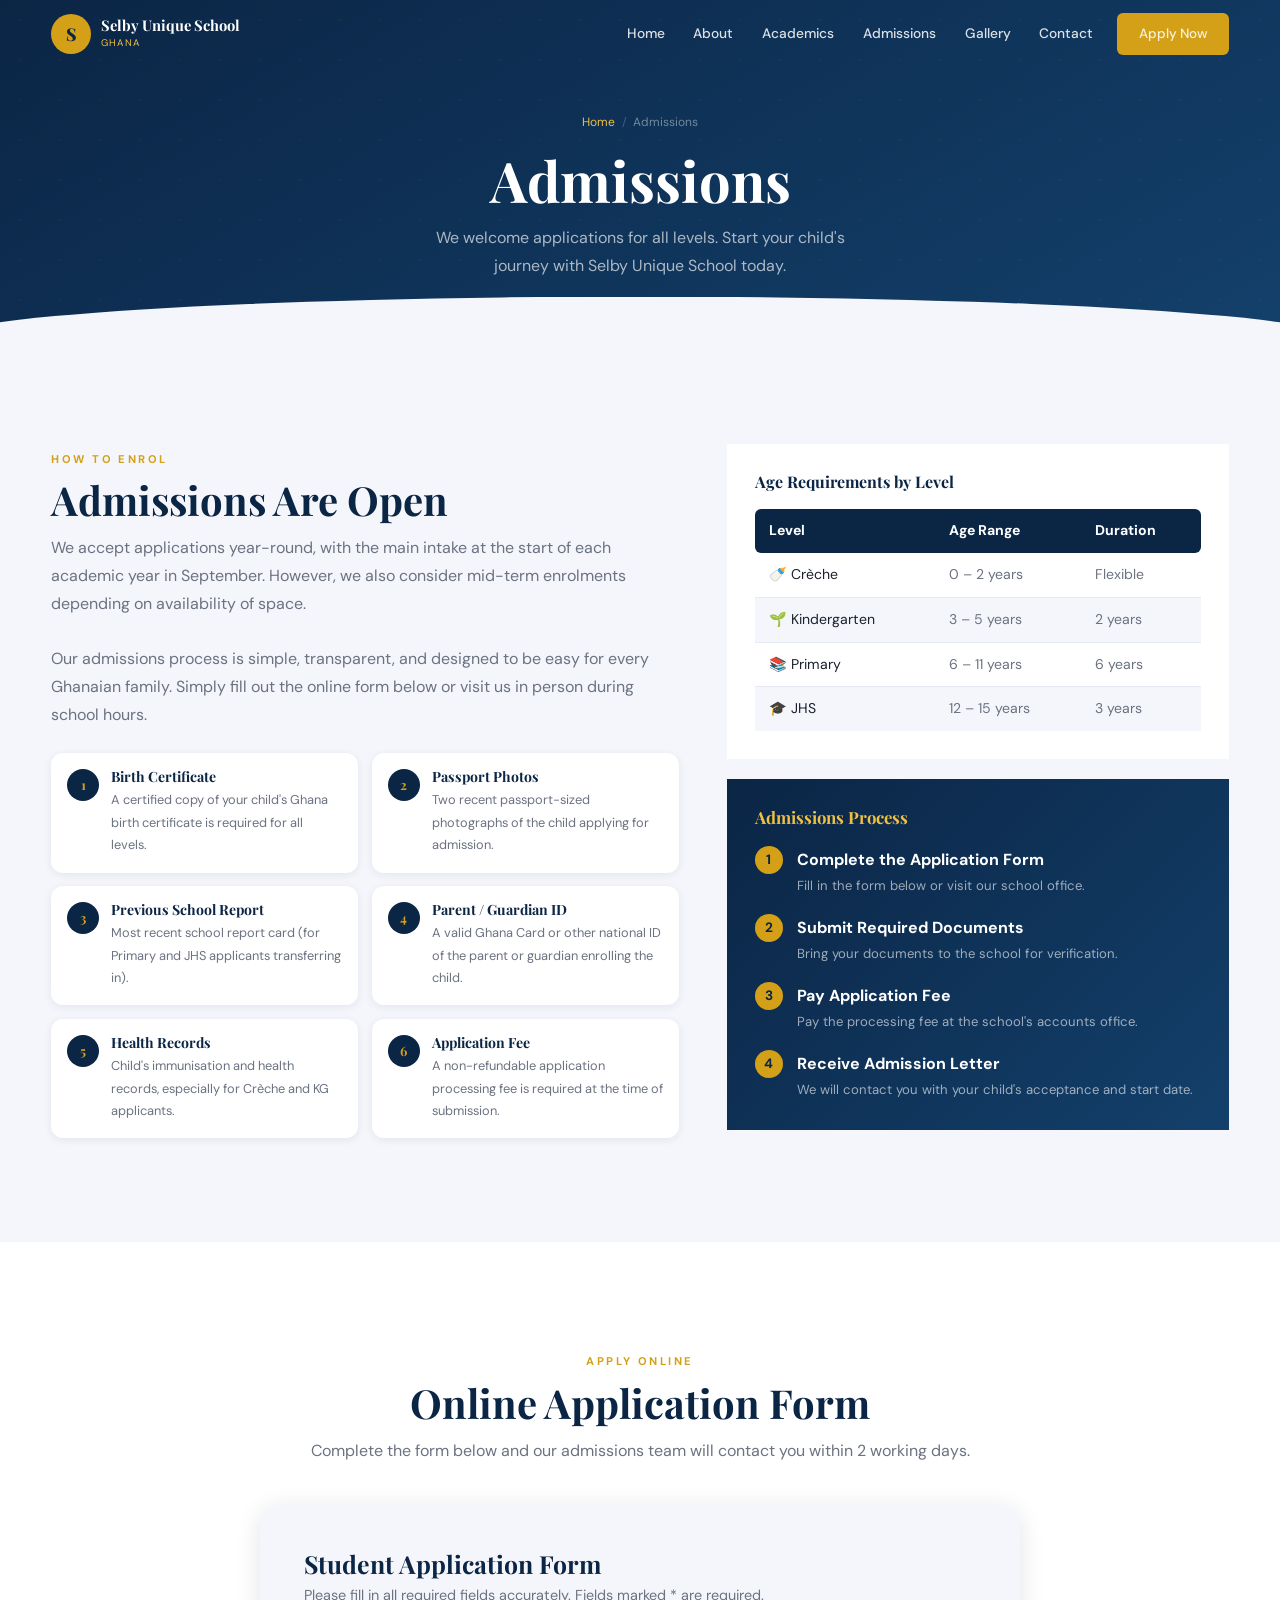
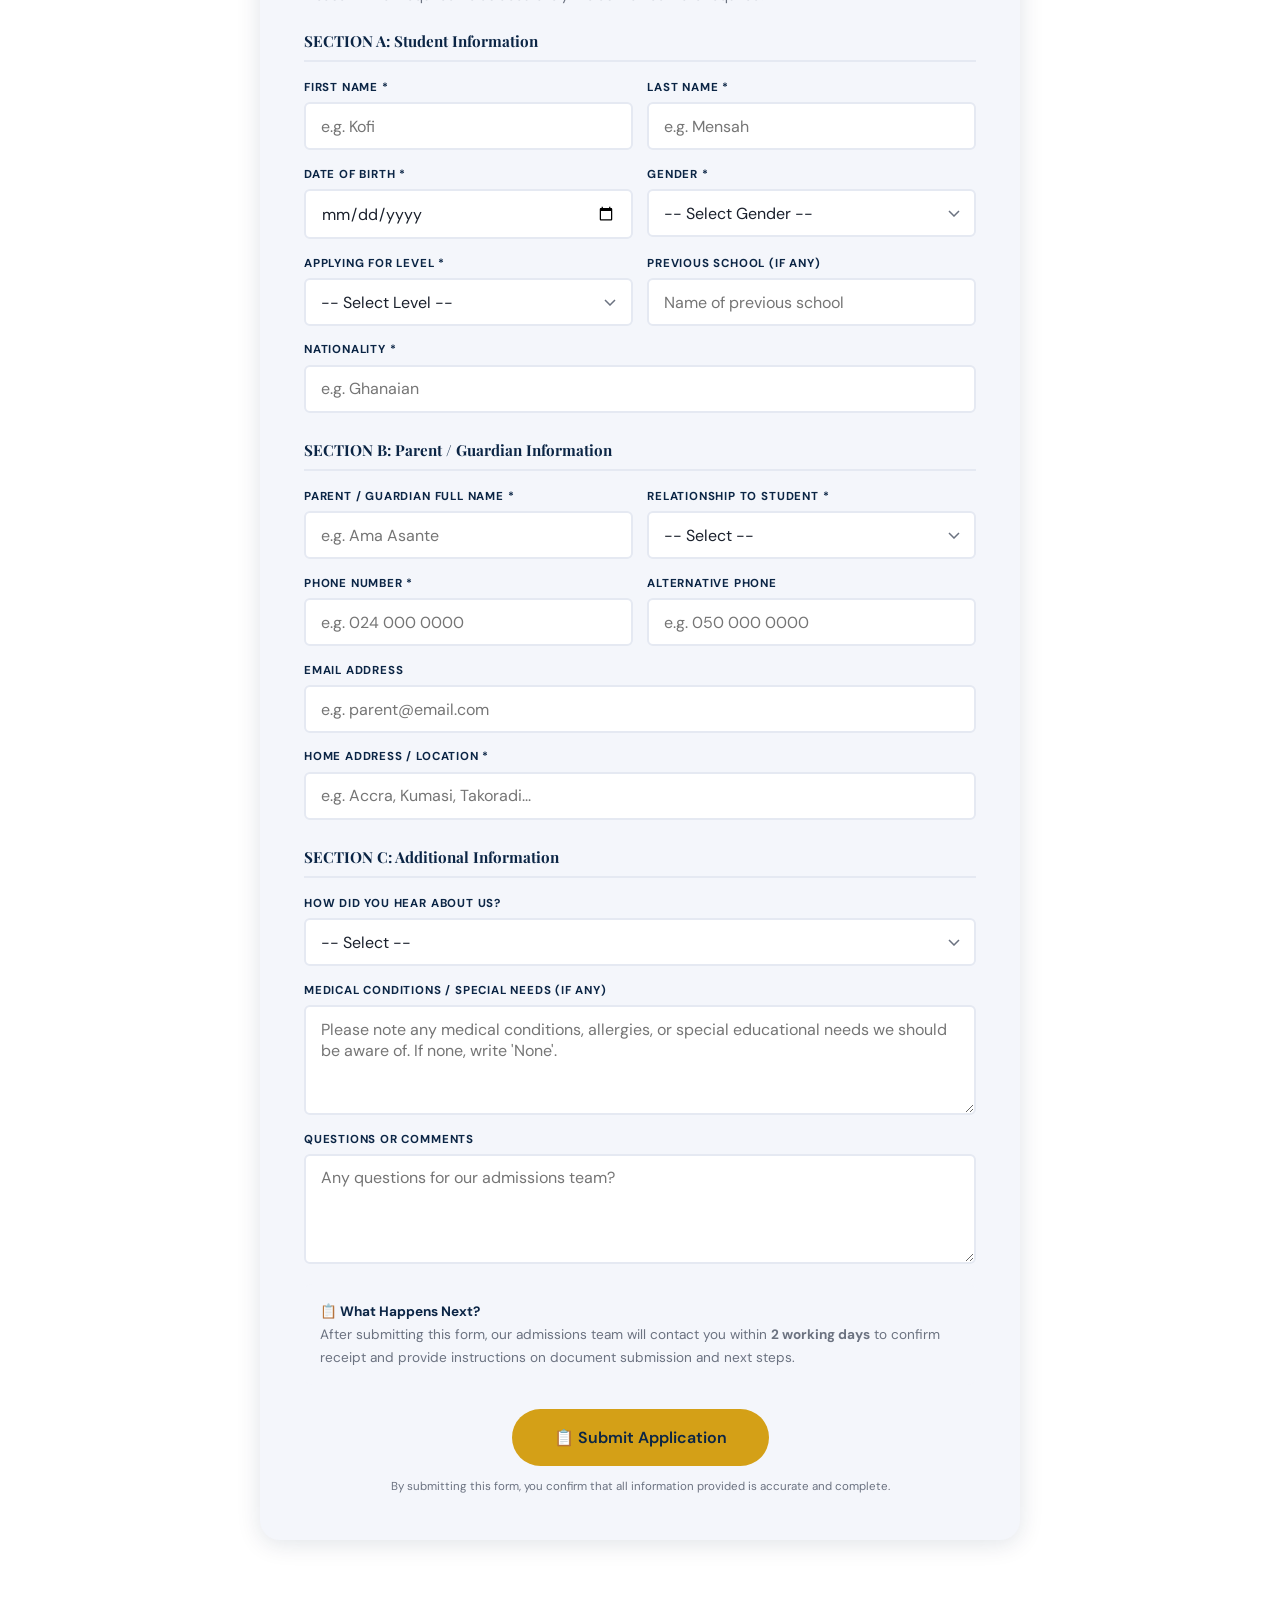
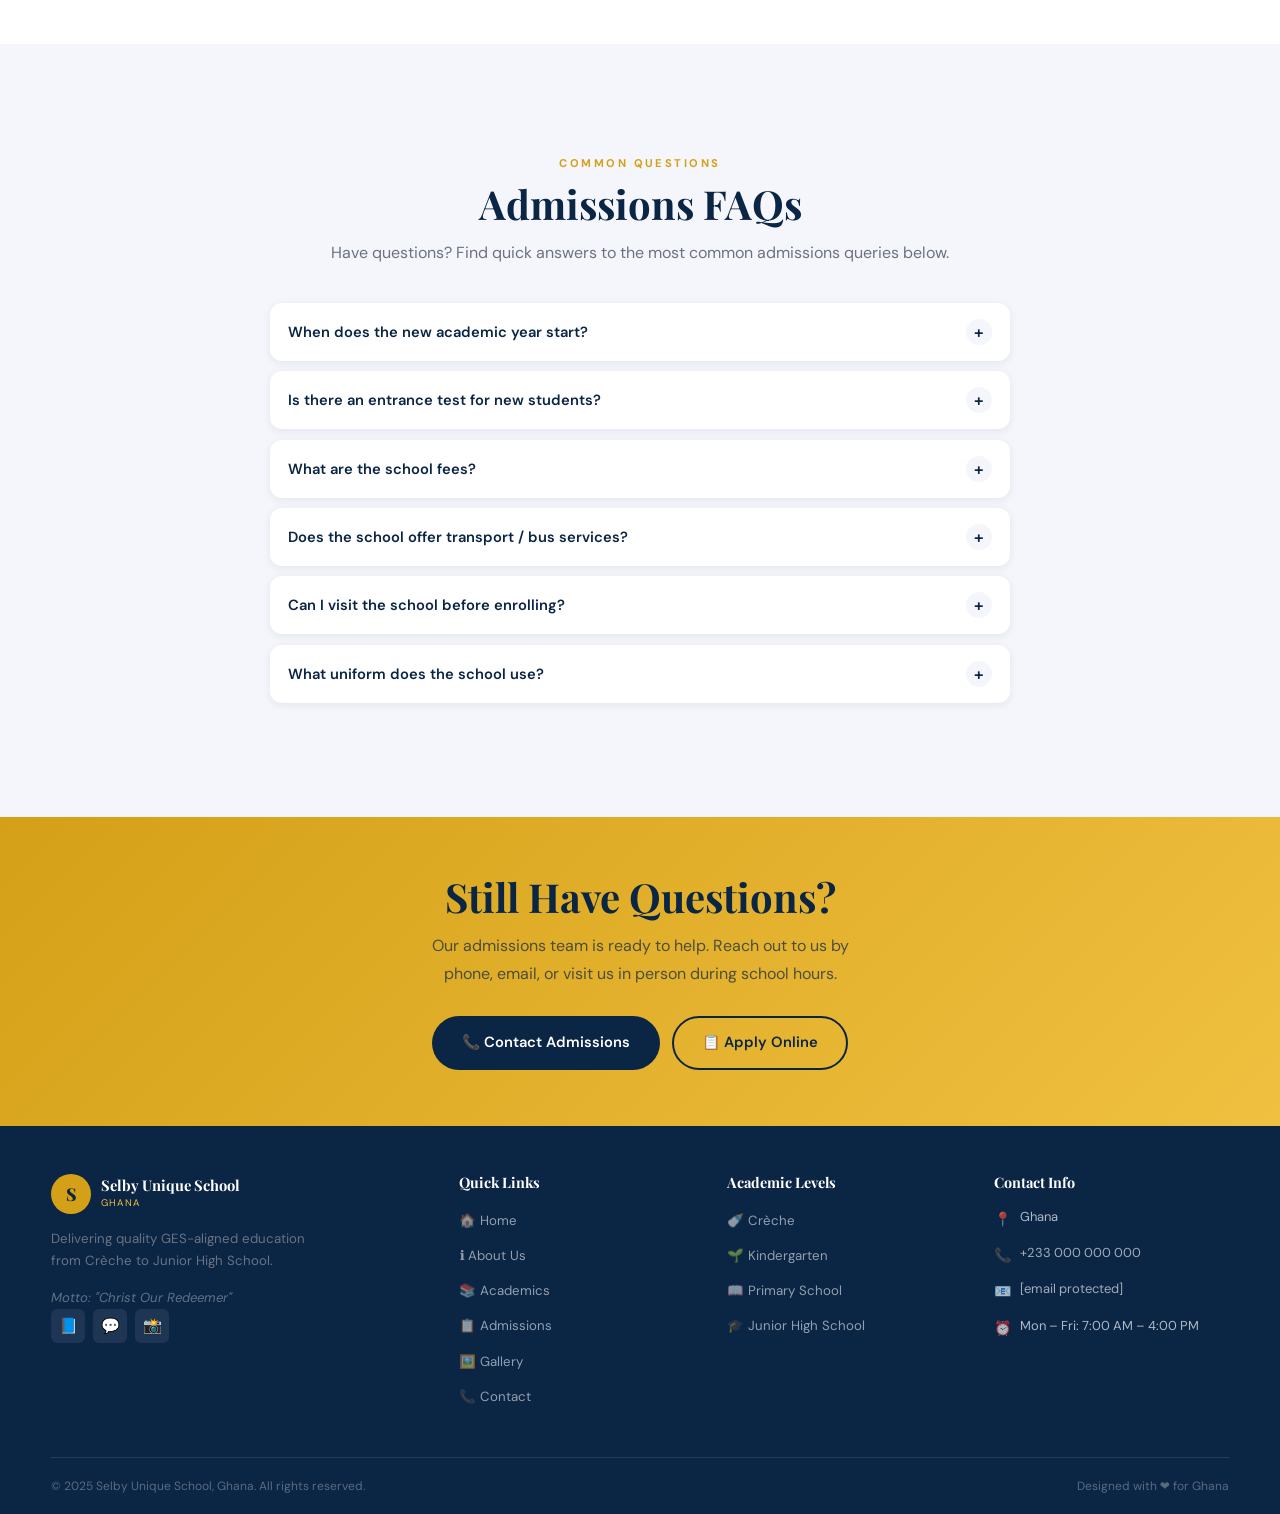
<file: admissions.html>
<!DOCTYPE html>
<html lang="en">
<head>
  <meta charset="UTF-8" />
  <meta name="viewport" content="width=device-width, initial-scale=1.0, viewport-fit=cover" />
  <meta name="description" content="Apply to Selby Unique School, Ghana. Admissions open for Crèche, Kindergarten, Primary, and Junior High School. Learn about requirements and apply online." />
  <title>Admissions – Selby Unique School</title>
  <link rel="stylesheet" href="styles.css" />
  <link rel="icon" href="data:image/svg+xml,<svg xmlns='http://www.w3.org/2000/svg' viewBox='0 0 100 100'><text y='.9em' font-size='90'>🏫</text></svg>" />
</head>
<body>

<!-- ═══════════════════════════════════════════════════════
     NAVBAR
     ═══════════════════════════════════════════════════════ -->
<nav class="navbar" id="navbar" aria-label="Main navigation">
  <div class="nav-inner">

    <a href="index.html" class="nav-logo" aria-label="Selby Unique School – home">
      <div class="logo-icon" aria-hidden="true">S</div>
      <div class="logo-text">
        <span class="school-name">Selby Unique School</span>
        <span class="school-tag">Ghana</span>
      </div>
    </a>

    <div class="nav-links">
      <a href="index.html">Home</a>
      <a href="about.html">About</a>
      <a href="academics.html">Academics</a>
      <a href="admission.html">Admissions</a>
      <a href="gallery.html">Gallery</a>
      <a href="contact.html">Contact</a>
      <a href="admission.html" class="btn btn-primary">Apply Now</a>
    </div>

    <button class="hamburger" id="hamburger"
            aria-label="Toggle navigation menu"
            aria-expanded="false"
            aria-controls="mobileNav">
      <span></span><span></span><span></span>
    </button>

  </div>
</nav>

<nav class="mobile-nav" id="mobileNav" aria-label="Mobile navigation">
  <a href="index.html">🏠 Home</a>
  <a href="about.html">ℹ️ About</a>
  <a href="academics.html">📚 Academics</a>
  <a href="admission.html">📋 Admissions</a>
  <a href="gallery.html">🖼️ Gallery</a>
  <a href="contact.html">📞 Contact</a>
  <a href="admission.html" class="mob-apply">📋 Apply Now</a>
</nav>

  <!-- ===== PAGE HERO ===== -->
  <div class="page-hero">
    <div class="container">
      <div class="breadcrumb">
        <a href="index.html">Home</a>
        <span class="sep">/</span>
        <span>Admissions</span>
      </div>
      <h1>Admissions</h1>
      <p>We welcome applications for all levels. Start your child's journey with Selby Unique School today.</p>
    </div>
  </div>

  <!-- ===== ADMISSIONS OVERVIEW ===== -->
  <section class="admissions-intro bg-offwhite">
    <div class="container">
      <div class="admissions-grid">
        <div>
          <span class="section-label">How to Enrol</span>
          <h2 class="section-title">Admissions Are Open</h2>
          <p>We accept applications year-round, with the main intake at the start of each academic year in September. However, we also consider mid-term enrolments depending on availability of space.</p>
          <br>
          <p>Our admissions process is simple, transparent, and designed to be easy for every Ghanaian family. Simply fill out the online form below or visit us in person during school hours.</p>

          <div class="req-grid">
            <div class="req-item">
              <div class="req-num">1</div>
              <div>
                <h4>Birth Certificate</h4>
                <p>A certified copy of your child's Ghana birth certificate is required for all levels.</p>
              </div>
            </div>
            <div class="req-item">
              <div class="req-num">2</div>
              <div>
                <h4>Passport Photos</h4>
                <p>Two recent passport-sized photographs of the child applying for admission.</p>
              </div>
            </div>
            <div class="req-item">
              <div class="req-num">3</div>
              <div>
                <h4>Previous School Report</h4>
                <p>Most recent school report card (for Primary and JHS applicants transferring in).</p>
              </div>
            </div>
            <div class="req-item">
              <div class="req-num">4</div>
              <div>
                <h4>Parent / Guardian ID</h4>
                <p>A valid Ghana Card or other national ID of the parent or guardian enrolling the child.</p>
              </div>
            </div>
            <div class="req-item">
              <div class="req-num">5</div>
              <div>
                <h4>Health Records</h4>
                <p>Child's immunisation and health records, especially for Crèche and KG applicants.</p>
              </div>
            </div>
            <div class="req-item">
              <div class="req-num">6</div>
              <div>
                <h4>Application Fee</h4>
                <p>A non-refundable application processing fee is required at the time of submission.</p>
              </div>
            </div>
          </div>
        </div>

        <div>
          <!-- Age Requirements Table -->
          <div style="background:var(--white);border-radius:var(--radius);padding:28px;box-shadow:var(--shadow);margin-bottom:20px">
            <h4 style="color:var(--navy);margin-bottom:18px;font-size:1rem">Age Requirements by Level</h4>
            <table style="width:100%;border-collapse:collapse;font-size:0.88rem">
              <thead>
                <tr style="background:var(--navy);color:white">
                  <th style="padding:10px 14px;text-align:left;border-radius:6px 0 0 6px">Level</th>
                  <th style="padding:10px 14px;text-align:left">Age Range</th>
                  <th style="padding:10px 14px;text-align:left;border-radius:0 6px 6px 0">Duration</th>
                </tr>
              </thead>
              <tbody>
                <tr style="border-bottom:1px solid var(--gray-light)">
                  <td style="padding:10px 14px">🍼 Crèche</td>
                  <td style="padding:10px 14px;color:var(--gray)">0 – 2 years</td>
                  <td style="padding:10px 14px;color:var(--gray)">Flexible</td>
                </tr>
                <tr style="border-bottom:1px solid var(--gray-light);background:var(--offwhite)">
                  <td style="padding:10px 14px">🌱 Kindergarten</td>
                  <td style="padding:10px 14px;color:var(--gray)">3 – 5 years</td>
                  <td style="padding:10px 14px;color:var(--gray)">2 years</td>
                </tr>
                <tr style="border-bottom:1px solid var(--gray-light)">
                  <td style="padding:10px 14px">📚 Primary</td>
                  <td style="padding:10px 14px;color:var(--gray)">6 – 11 years</td>
                  <td style="padding:10px 14px;color:var(--gray)">6 years</td>
                </tr>
                <tr style="background:var(--offwhite)">
                  <td style="padding:10px 14px">🎓 JHS</td>
                  <td style="padding:10px 14px;color:var(--gray)">12 – 15 years</td>
                  <td style="padding:10px 14px;color:var(--gray)">3 years</td>
                </tr>
              </tbody>
            </table>
          </div>

          <!-- Process Steps -->
          <div style="background:linear-gradient(135deg,var(--navy),var(--navy-mid));border-radius:var(--radius);padding:28px;color:white">
            <h4 style="color:var(--gold-lt);margin-bottom:18px">Admissions Process</h4>
            <div style="display:flex;flex-direction:column;gap:16px">
              <div style="display:flex;align-items:flex-start;gap:14px">
                <div style="background:var(--gold);color:var(--navy);width:28px;height:28px;border-radius:50%;display:flex;align-items:center;justify-content:center;font-weight:700;font-size:0.85rem;flex-shrink:0">1</div>
                <div>
                  <strong>Complete the Application Form</strong>
                  <p style="font-size:0.82rem;color:rgba(255,255,255,0.6);margin-top:2px">Fill in the form below or visit our school office.</p>
                </div>
              </div>
              <div style="display:flex;align-items:flex-start;gap:14px">
                <div style="background:var(--gold);color:var(--navy);width:28px;height:28px;border-radius:50%;display:flex;align-items:center;justify-content:center;font-weight:700;font-size:0.85rem;flex-shrink:0">2</div>
                <div>
                  <strong>Submit Required Documents</strong>
                  <p style="font-size:0.82rem;color:rgba(255,255,255,0.6);margin-top:2px">Bring your documents to the school for verification.</p>
                </div>
              </div>
              <div style="display:flex;align-items:flex-start;gap:14px">
                <div style="background:var(--gold);color:var(--navy);width:28px;height:28px;border-radius:50%;display:flex;align-items:center;justify-content:center;font-weight:700;font-size:0.85rem;flex-shrink:0">3</div>
                <div>
                  <strong>Pay Application Fee</strong>
                  <p style="font-size:0.82rem;color:rgba(255,255,255,0.6);margin-top:2px">Pay the processing fee at the school's accounts office.</p>
                </div>
              </div>
              <div style="display:flex;align-items:flex-start;gap:14px">
                <div style="background:var(--gold);color:var(--navy);width:28px;height:28px;border-radius:50%;display:flex;align-items:center;justify-content:center;font-weight:700;font-size:0.85rem;flex-shrink:0">4</div>
                <div>
                  <strong>Receive Admission Letter</strong>
                  <p style="font-size:0.82rem;color:rgba(255,255,255,0.6);margin-top:2px">We will contact you with your child's acceptance and start date.</p>
                </div>
              </div>
            </div>
          </div>
        </div>
      </div>
    </div>
  </section>

  <!-- ===== APPLICATION FORM ===== -->
  <section class="form-section" id="apply">
    <div class="container">
      <div class="text-center" style="margin-bottom:40px">
        <span class="section-label">Apply Online</span>
        <h2 class="section-title">Online Application Form</h2>
        <p>Complete the form below and our admissions team will contact you within 2 working days.</p>
      </div>

      <div class="form-wrap">
        <h3 class="form-title">Student Application Form</h3>
        <p class="form-sub">Please fill in all required fields accurately. Fields marked * are required.</p>

        <!--
          HOW TO ACTIVATE THIS FORM:
          1. Go to https://formspree.io
          2. Create a free account
          3. Create a new form
          4. Copy your Form ID (looks like: xyzabcde)
          5. Replace YOUR_FORM_ID below with your actual ID
          Example: action="https://formspree.io/f/xyzabcde"
        -->
        <form id="admissionForm" action="https://formspree.io/f/YOUR_FORM_ID" method="POST">

          <h4 style="color:var(--navy);margin-bottom:16px;font-size:0.95rem;border-bottom:2px solid var(--gray-light);padding-bottom:10px">SECTION A: Student Information</h4>
          <div class="form-grid">
            <div class="form-group">
              <label for="studentFirstName">First Name *</label>
              <input type="text" id="studentFirstName" name="Student First Name" required placeholder="e.g. Kofi" />
            </div>
            <div class="form-group">
              <label for="studentLastName">Last Name *</label>
              <input type="text" id="studentLastName" name="Student Last Name" required placeholder="e.g. Mensah" />
            </div>
            <div class="form-group">
              <label for="dob">Date of Birth *</label>
              <input type="date" id="dob" name="Date of Birth" required />
            </div>
            <div class="form-group">
              <label for="gender">Gender *</label>
              <select id="gender" name="Gender" required>
                <option value="">-- Select Gender --</option>
                <option value="Male">Male</option>
                <option value="Female">Female</option>
              </select>
            </div>
            <div class="form-group">
              <label for="applyLevel">Applying For Level *</label>
              <select id="applyLevel" name="Applying For Level" required>
                <option value="">-- Select Level --</option>
                <option value="Crèche">🍼 Crèche</option>
                <option value="Kindergarten 1">🌱 Kindergarten 1 (KG 1)</option>
                <option value="Kindergarten 2">🌱 Kindergarten 2 (KG 2)</option>
                <option value="Primary 1">📚 Primary 1</option>
                <option value="Primary 2">📚 Primary 2</option>
                <option value="Primary 3">📚 Primary 3</option>
                <option value="Primary 4">📚 Primary 4</option>
                <option value="Primary 5">📚 Primary 5</option>
                <option value="Primary 6">📚 Primary 6</option>
                <option value="JHS 1">🎓 JHS 1</option>
                <option value="JHS 2">🎓 JHS 2</option>
                <option value="JHS 3">🎓 JHS 3</option>
              </select>
            </div>
            <div class="form-group">
              <label for="previousSchool">Previous School (if any)</label>
              <input type="text" id="previousSchool" name="Previous School" placeholder="Name of previous school" />
            </div>
            <div class="form-group full">
              <label for="nationality">Nationality *</label>
              <input type="text" id="nationality" name="Nationality" required placeholder="e.g. Ghanaian" />
            </div>
          </div>

          <h4 style="color:var(--navy);margin:28px 0 16px;font-size:0.95rem;border-bottom:2px solid var(--gray-light);padding-bottom:10px">SECTION B: Parent / Guardian Information</h4>
          <div class="form-grid">
            <div class="form-group">
              <label for="parentName">Parent / Guardian Full Name *</label>
              <input type="text" id="parentName" name="Parent Full Name" required placeholder="e.g. Ama Asante" />
            </div>
            <div class="form-group">
              <label for="relationship">Relationship to Student *</label>
              <select id="relationship" name="Relationship" required>
                <option value="">-- Select --</option>
                <option value="Mother">Mother</option>
                <option value="Father">Father</option>
                <option value="Guardian">Guardian</option>
                <option value="Other">Other</option>
              </select>
            </div>
            <div class="form-group">
              <label for="phone">Phone Number *</label>
              <input type="tel" id="phone" name="Phone Number" required placeholder="e.g. 024 000 0000" />
            </div>
            <div class="form-group">
              <label for="altPhone">Alternative Phone</label>
              <input type="tel" id="altPhone" name="Alternative Phone" placeholder="e.g. 050 000 0000" />
            </div>
            <div class="form-group full">
              <label for="email">Email Address</label>
              <input type="email" id="email" name="Email Address" placeholder="e.g. parent@email.com" />
            </div>
            <div class="form-group full">
              <label for="address">Home Address / Location *</label>
              <input type="text" id="address" name="Home Address" required placeholder="e.g. Accra, Kumasi, Takoradi..." />
            </div>
          </div>

          <h4 style="color:var(--navy);margin:28px 0 16px;font-size:0.95rem;border-bottom:2px solid var(--gray-light);padding-bottom:10px">SECTION C: Additional Information</h4>
          <div class="form-grid">
            <div class="form-group full">
              <label for="hearAbout">How Did You Hear About Us?</label>
              <select id="hearAbout" name="How Did You Hear About Us">
                <option value="">-- Select --</option>
                <option value="Friend / Family">Friend or Family Referral</option>
                <option value="Social Media">Social Media</option>
                <option value="Website">Website / Internet Search</option>
                <option value="Flyer / Poster">Flyer or Poster</option>
                <option value="Passed by School">Passed by the School</option>
                <option value="Other">Other</option>
              </select>
            </div>
            <div class="form-group full">
              <label for="medicalInfo">Medical Conditions / Special Needs (if any)</label>
              <textarea id="medicalInfo" name="Medical Information" placeholder="Please note any medical conditions, allergies, or special educational needs we should be aware of. If none, write 'None'."></textarea>
            </div>
            <div class="form-group full">
              <label for="questions">Questions or Comments</label>
              <textarea id="questions" name="Questions or Comments" placeholder="Any questions for our admissions team?"></textarea>
            </div>
          </div>

          <div style="margin-top:20px;background:var(--offwhite);border-radius:8px;padding:16px;font-size:0.85rem;color:var(--gray)">
            <strong style="color:var(--navy)">📋 What Happens Next?</strong><br>
            After submitting this form, our admissions team will contact you within <strong>2 working days</strong> to confirm receipt and provide instructions on document submission and next steps.
          </div>

          <div class="form-submit">
            <button type="submit" class="btn btn-primary" style="min-width:200px;font-size:1rem;padding:16px 40px">
              📋 Submit Application
            </button>
            <div class="form-note">By submitting this form, you confirm that all information provided is accurate and complete.</div>
          </div>

          <div class="success-msg" id="admissionSuccess">
            ✅ <strong>Application Submitted Successfully!</strong><br>
            Thank you for applying to Selby Unique School. Our admissions team will contact you within 2 working days. Welcome to the Selby family!
          </div>
        </form>
      </div>
    </div>
  </section>

  <!-- ===== FAQ ===== -->
  <section class="bg-offwhite">
    <div class="container">
      <div class="text-center">
        <span class="section-label">Common Questions</span>
        <h2 class="section-title">Admissions FAQs</h2>
        <p class="section-sub">Have questions? Find quick answers to the most common admissions queries below.</p>
      </div>
      <div class="faq-wrap">
        <div class="faq-item">
          <button class="faq-question">When does the new academic year start? <span class="faq-icon">+</span></button>
          <div class="faq-answer">The main academic year at Selby Unique School begins in September, in line with the Ghana Education Service (GES) academic calendar. However, we also accept mid-term enrolments throughout the year, subject to class availability.</div>
        </div>
        <div class="faq-item">
          <button class="faq-question">Is there an entrance test for new students? <span class="faq-icon">+</span></button>
          <div class="faq-answer">For Crèche and KG levels, there is no entrance test — we welcome all children within the appropriate age range. For Primary and JHS transfers, we conduct a brief informal assessment to help us place students at the most appropriate level for their learning needs.</div>
        </div>
        <div class="faq-item">
          <button class="faq-question">What are the school fees? <span class="faq-icon">+</span></button>
          <div class="faq-answer">School fees vary by level and term. Please contact our admissions office directly for the current fee structure. We are happy to discuss payment plans and available options. You can reach us via phone or email using the details on our Contact page.</div>
        </div>
        <div class="faq-item">
          <button class="faq-question">Does the school offer transport / bus services? <span class="faq-icon">+</span></button>
          <div class="faq-answer">Please contact our school office to ask about available transport arrangements in your area. We will do our best to connect you with the right information or options.</div>
        </div>
        <div class="faq-item">
          <button class="faq-question">Can I visit the school before enrolling? <span class="faq-icon">+</span></button>
          <div class="faq-answer">Absolutely! We warmly encourage parents and guardians to visit Selby Unique School before making their decision. You can schedule a visit by calling us or sending an email. Our team will give you a guided tour and answer all your questions.</div>
        </div>
        <div class="faq-item">
          <button class="faq-question">What uniform does the school use? <span class="faq-icon">+</span></button>
          <div class="faq-answer">Selby Unique School has an official school uniform. Full details, including colours and where to obtain the uniform, will be provided at the time of admission. Our admissions team can also answer this during your visit or via phone.</div>
        </div>
      </div>
    </div>
  </section>

  <!-- ===== CTA ===== -->
  <section class="cta-section">
    <div class="container">
      <h2>Still Have Questions?</h2>
      <p>Our admissions team is ready to help. Reach out to us by phone, email, or visit us in person during school hours.</p>
      <div class="cta-buttons">
        <a href="contact.html" class="btn btn-navy">📞 Contact Admissions</a>
        <a href="#apply" class="btn" style="border:2px solid var(--navy);color:var(--navy)">📋 Apply Online</a>
      </div>
    </div>
  </section>

  <!-- ===== FOOTER ===== -->
  <footer>
    <div class="container">
      <div class="footer-grid">
        <div class="footer-brand">
          <div class="nav-logo">
            <div class="logo-icon">S</div>
            <div class="logo-text">
              <span class="school-name">Selby Unique School</span>
              <span class="school-tag">Ghana</span>
            </div>
          </div>
          <p class="footer-desc">Delivering quality GES-aligned education from Crèche to Junior High School.</p>
          <p style="font-size:0.82rem;color:rgba(255,255,255,0.35);font-style:italic">Motto: "Christ Our Redeemer"</p>
          <div class="footer-social">
            <a href="#" class="social-btn" aria-label="Facebook">📘</a>
            <a href="#" class="social-btn" aria-label="WhatsApp">💬</a>
            <a href="#" class="social-btn" aria-label="Instagram">📸</a>
          </div>
        </div>
        <div class="footer-col">
          <h5>Quick Links</h5>
          <ul>
            <li><a href="index.html">🏠 Home</a></li>
            <li><a href="about.html">ℹ️ About Us</a></li>
            <li><a href="academics.html">📚 Academics</a></li>
            <li><a href="admission.html">📋 Admissions</a></li>
            <li><a href="gallery.html">🖼️ Gallery</a></li>
            <li><a href="contact.html">📞 Contact</a></li>
          </ul>
        </div>
        <div class="footer-col">
          <h5>Academic Levels</h5>
          <ul>
            <li><a href="academics.html#creche">🍼 Crèche</a></li>
            <li><a href="academics.html#kg">🌱 Kindergarten</a></li>
            <li><a href="academics.html#primary">📖 Primary School</a></li>
            <li><a href="academics.html#jhs">🎓 Junior High School</a></li>
          </ul>
        </div>
        <div class="footer-col">
          <h5>Contact Info</h5>
          <div class="contact-line"><span class="ci">📍</span><span>Ghana</span></div>
          <div class="contact-line"><span class="ci">📞</span><span><a href="tel:+233000000000">+233 000 000 000</a></span></div>
          <div class="contact-line"><span class="ci">📧</span><span><a href="/cdn-cgi/l/email-protection#224b4c444d6251474e405b574c4b53574751414a4d4d4e0c4746570c454a"><span class="__cf_email__" data-cfemail="a9c0c7cfc6e9daccc5cbd0dcc7c0d8dcccdacac1c6c6c587cccddc87cec1">[email&#160;protected]</span></a></span></div>
          <div class="contact-line"><span class="ci">⏰</span><span>Mon – Fri: 7:00 AM – 4:00 PM</span></div>
        </div>
      </div>
      <div class="footer-bottom">
        <span>© 2025 Selby Unique School, Ghana. All rights reserved.</span>
        <span>Designed with ❤️ for Ghana</span>

  <button id="scrollTop" aria-label="Scroll to top">↑</button>
  <script src="script.js"></script>
</body>
</html>
</file>
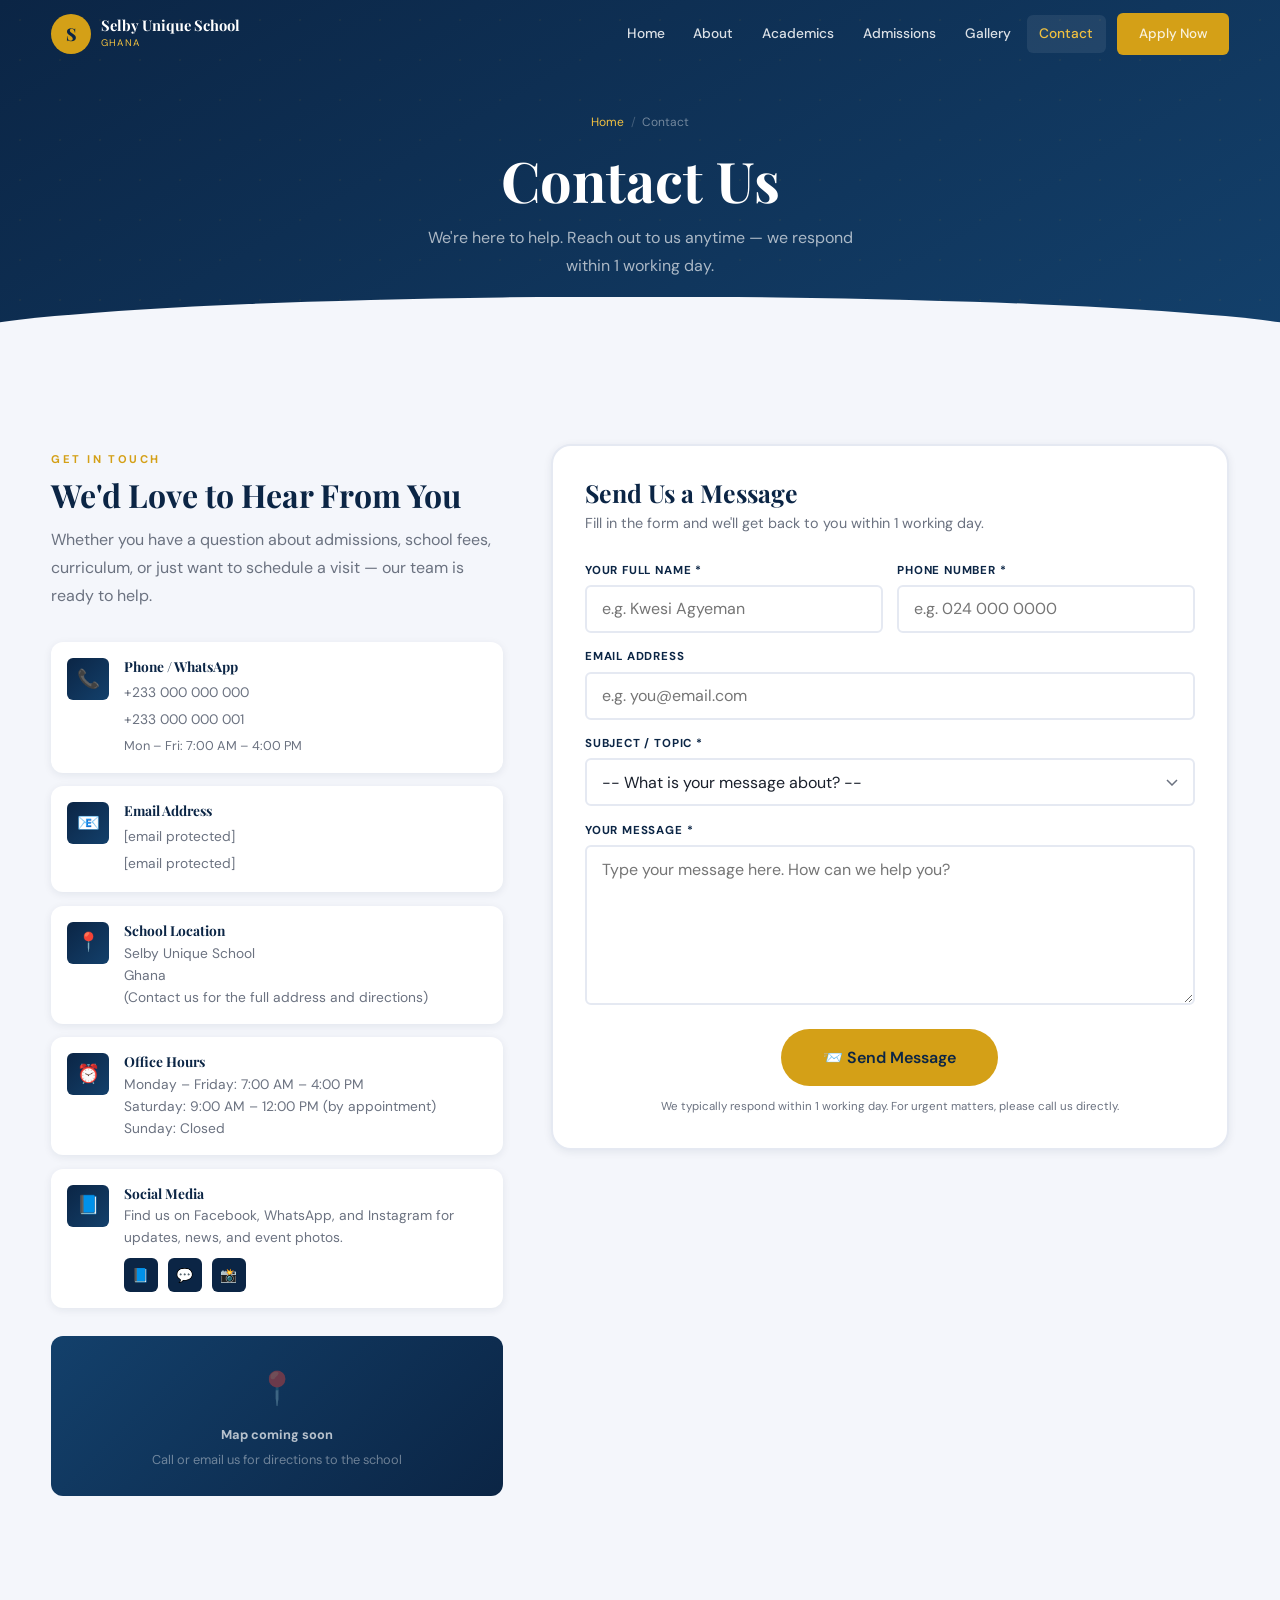
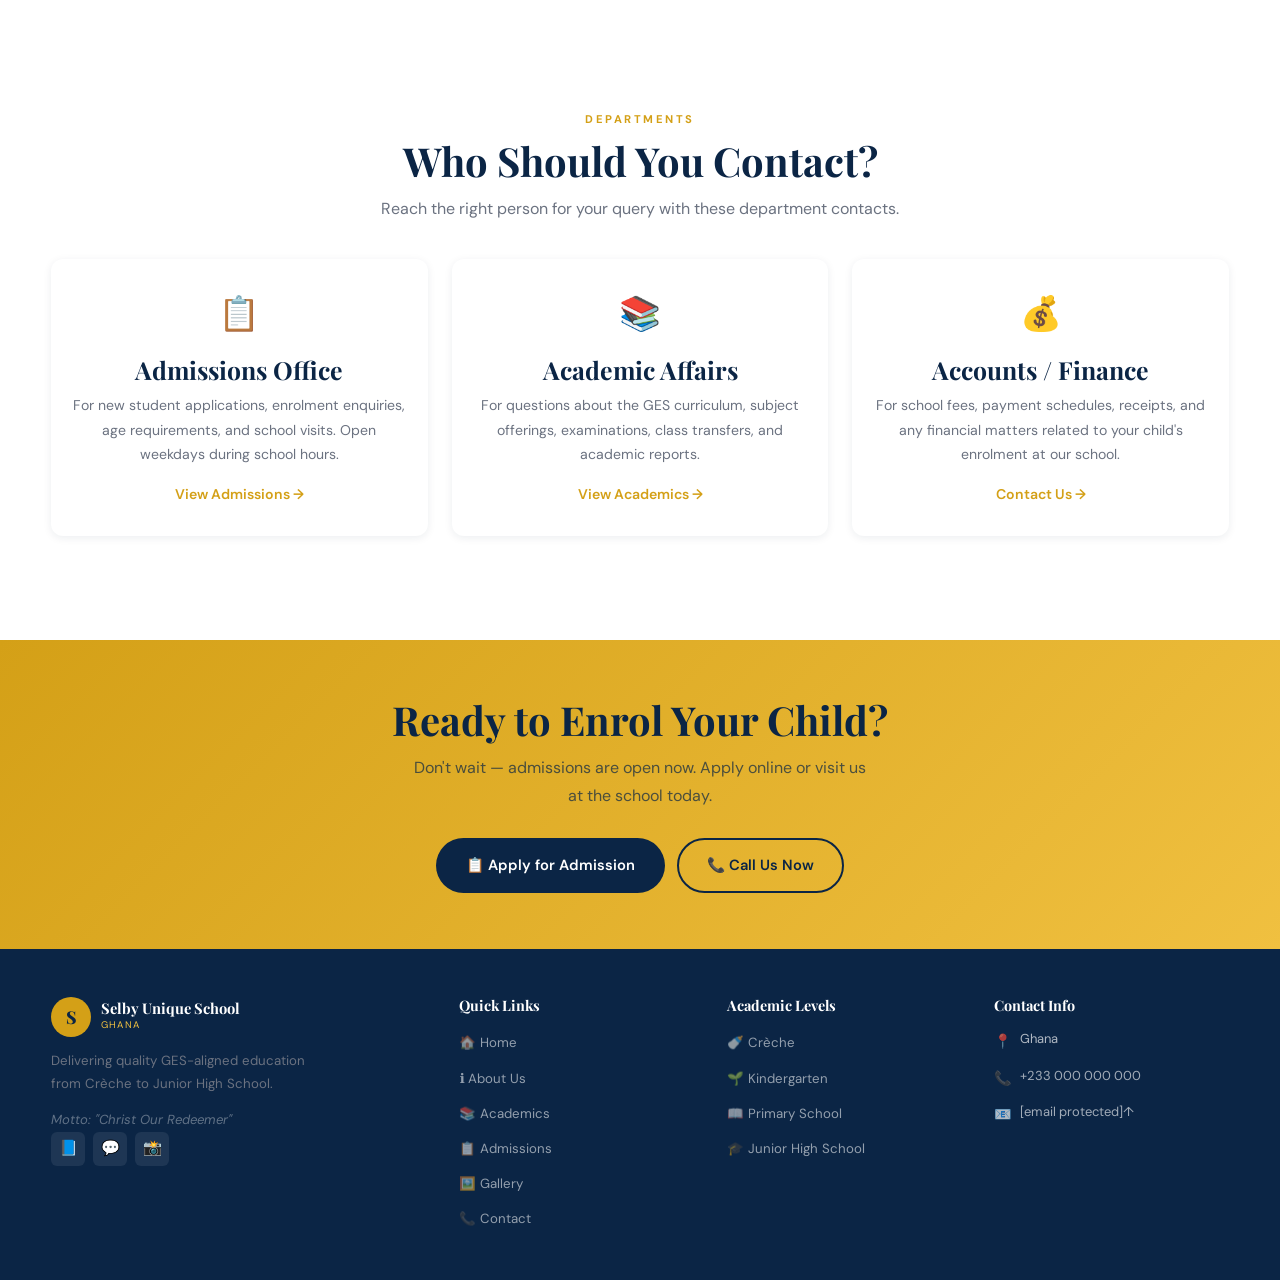
<file: contact.html>
<!DOCTYPE html>
<html lang="en">
<head>
  <meta charset="UTF-8" />
  <meta name="viewport" content="width=device-width, initial-scale=1.0, viewport-fit=cover" />
  <meta name="description" content="Contact Selby Unique School, Ghana. Reach us by phone, email, or use our contact form. We're happy to answer all your questions." />
  <title>Contact Us – Selby Unique School</title>
  <link rel="stylesheet" href="styles.css" />
  <link rel="icon" href="data:image/svg+xml,<svg xmlns='http://www.w3.org/2000/svg' viewBox='0 0 100 100'><text y='.9em' font-size='90'>🏫</text></svg>" />
</head>
<body>

<!-- ═══════════════════════════════════════════════════════
     NAVBAR
     ═══════════════════════════════════════════════════════ -->
<nav class="navbar" id="navbar" aria-label="Main navigation">
  <div class="nav-inner">

    <a href="index.html" class="nav-logo" aria-label="Selby Unique School – home">
      <div class="logo-icon" aria-hidden="true">S</div>
      <div class="logo-text">
        <span class="school-name">Selby Unique School</span>
        <span class="school-tag">Ghana</span>
      </div>
    </a>

    <div class="nav-links">
      <a href="index.html">Home</a>
      <a href="about.html">About</a>
      <a href="academics.html">Academics</a>
      <a href="admission.html">Admissions</a>
      <a href="gallery.html">Gallery</a>
      <a href="contact.html">Contact</a>
      <a href="admission.html" class="btn btn-primary">Apply Now</a>
    </div>

    <button class="hamburger" id="hamburger"
            aria-label="Toggle navigation menu"
            aria-expanded="false"
            aria-controls="mobileNav">
      <span></span><span></span><span></span>
    </button>

  </div>
</nav>

<nav class="mobile-nav" id="mobileNav" aria-label="Mobile navigation">
  <a href="index.html">🏠 Home</a>
  <a href="about.html">ℹ️ About</a>
  <a href="academics.html">📚 Academics</a>
  <a href="admission.html">📋 Admissions</a>
  <a href="gallery.html">🖼️ Gallery</a>
  <a href="contact.html">📞 Contact</a>
  <a href="admission.html" class="mob-apply">📋 Apply Now</a>
</nav>

  <!-- ===== PAGE HERO ===== -->
  <div class="page-hero">
    <div class="container">
      <div class="breadcrumb">
        <a href="index.html">Home</a>
        <span class="sep">/</span>
        <span>Contact</span>
      </div>
      <h1>Contact Us</h1>
      <p>We're here to help. Reach out to us anytime — we respond within 1 working day.</p>
    </div>
  </div>

  <!-- ===== CONTACT SECTION ===== -->
  <section class="bg-offwhite">
    <div class="container">
      <div class="contact-grid">

        <!-- Left: Contact Info -->
        <div>
          <span class="section-label">Get In Touch</span>
          <h2 class="section-title" style="font-size:2rem;margin-bottom:12px">We'd Love to Hear From You</h2>
          <p style="margin-bottom:32px">Whether you have a question about admissions, school fees, curriculum, or just want to schedule a visit — our team is ready to help.</p>

          <div class="contact-info">
            <div class="contact-card">
              <div class="contact-card-icon">📞</div>
              <div>
                <h4>Phone / WhatsApp</h4>
                <a href="tel:+233000000000">+233 000 000 000</a><br>
                <a href="tel:+233000000001">+233 000 000 001</a>
                <p style="margin-top:4px;font-size:0.8rem">Mon – Fri: 7:00 AM – 4:00 PM</p>
              </div>
            </div>

            <div class="contact-card">
              <div class="contact-card-icon">📧</div>
              <div>
                <h4>Email Address</h4>
                <a href="/cdn-cgi/l/email-protection#543d3a323b14273138362d213a3d25213127373c3b3b387a3130217a333c"><span class="__cf_email__" data-cfemail="bad3d4dcd5fac9dfd6d8c3cfd4d3cbcfdfc9d9d2d5d5d694dfdecf94ddd2">[email&#160;protected]</span></a><br>
                <a href="/cdn-cgi/l/email-protection#c0a1a4ada9b3b3a9afaeb380b3a5aca2b9b5aea9b1b5a5b3a3a8afafaceea5a4b5eea7a8"><span class="__cf_email__" data-cfemail="d1b0b5bcb8a2a2b8bebfa291a2b4bdb3a8a4bfb8a0a4b4a2b2b9bebebdffb4b5a4ffb6b9">[email&#160;protected]</span></a>
              </div>
            </div>

            <div class="contact-card">
              <div class="contact-card-icon">📍</div>
              <div>
                <h4>School Location</h4>
                <p>Selby Unique School<br>Ghana<br>(Contact us for the full address and directions)</p>
              </div>
            </div>

            <div class="contact-card">
              <div class="contact-card-icon">⏰</div>
              <div>
                <h4>Office Hours</h4>
                <p>Monday – Friday: 7:00 AM – 4:00 PM<br>Saturday: 9:00 AM – 12:00 PM (by appointment)<br>Sunday: Closed</p>
              </div>
            </div>

            <div class="contact-card">
              <div class="contact-card-icon">📘</div>
              <div>
                <h4>Social Media</h4>
                <p>Find us on Facebook, WhatsApp, and Instagram for updates, news, and event photos.</p>
                <div style="display:flex;gap:10px;margin-top:10px">
                  <a href="#" class="social-btn" style="background:var(--navy)" aria-label="Facebook">📘</a>
                  <a href="#" class="social-btn" style="background:var(--navy)" aria-label="WhatsApp">💬</a>
                  <a href="#" class="social-btn" style="background:var(--navy)" aria-label="Instagram">📸</a>
                </div>
              </div>
            </div>
          </div>

          <!-- Map placeholder -->
          <div class="map-box" style="margin-top:28px">
            <div class="map-icon">📍</div>
            <div>
              <strong style="color:rgba(255,255,255,0.7)">Map coming soon</strong>
              <p style="color:rgba(255,255,255,0.4);font-size:0.8rem;margin-top:4px">Call or email us for directions to the school</p>
            </div>
          </div>
        </div>

        <!-- Right: Contact Form -->
        <div>
          <div class="contact-form-panel">
            <h3 class="form-title">Send Us a Message</h3>
            <p class="form-sub">Fill in the form and we'll get back to you within 1 working day.</p>

            <!--
              HOW TO ACTIVATE THIS FORM:
              1. Go to https://formspree.io
              2. Create a free account
              3. Create a new form
              4. Copy your Form ID (e.g. xyzabcde)
              5. Replace YOUR_FORM_ID below with your actual Form ID
              Example: action="https://formspree.io/f/xyzabcde"
            -->
            <form id="contactForm" action="https://formspree.io/f/xlgoagge" method="POST">

              <div class="form-grid">
                <div class="form-group">
                  <label for="cName">Your Full Name *</label>
                  <input type="text" id="cName" name="Full Name" required placeholder="e.g. Kwesi Agyeman" />
                </div>
                <div class="form-group">
                  <label for="cPhone">Phone Number *</label>
                  <input type="tel" id="cPhone" name="Phone Number" required placeholder="e.g. 024 000 0000" />
                </div>
                <div class="form-group full">
                  <label for="cEmail">Email Address</label>
                  <input type="email" id="cEmail" name="Email Address" placeholder="e.g. you@email.com" />
                </div>
                <div class="form-group full">
                  <label for="cSubject">Subject / Topic *</label>
                  <select id="cSubject" name="Subject" required>
                    <option value="">-- What is your message about? --</option>
                    <option value="Admissions Enquiry">Admissions Enquiry</option>
                    <option value="School Fees">School Fees</option>
                    <option value="Academic Programmes">Academic Programmes</option>
                    <option value="Schedule a Visit">Schedule a School Visit</option>
                    <option value="Transfer Request">Transfer from Another School</option>
                    <option value="Parent Concern">Parent Concern / Feedback</option>
                    <option value="Job Application">Job / Employment Enquiry</option>
                    <option value="General Question">General Question</option>
                    <option value="Other">Other</option>
                  </select>
                </div>
                <div class="form-group full">
                  <label for="cMessage">Your Message *</label>
                  <textarea id="cMessage" name="Message" required placeholder="Type your message here. How can we help you?" style="min-height:160px"></textarea>
                </div>
              </div>

              <div class="form-submit">
                <button type="submit" class="btn btn-primary" style="min-width:200px;font-size:1rem;padding:16px 40px">
                  📨 Send Message
                </button>
                <div class="form-note">We typically respond within 1 working day. For urgent matters, please call us directly.</div>
              </div>

              <div class="success-msg" id="contactSuccess">
                ✅ <strong>Message Sent Successfully!</strong><br>
                Thank you for contacting Selby Unique School. We have received your message and will get back to you within 1 working day. If you need an urgent response, please call us directly.
              </div>
            </form>
          </div>
        </div>
      </div>
    </div>
  </section>

  <!-- ===== QUICK CONTACT CARDS ===== -->
  <section>
    <div class="container">
      <div class="text-center">
        <span class="section-label">Departments</span>
        <h2 class="section-title">Who Should You Contact?</h2>
        <p class="section-sub">Reach the right person for your query with these department contacts.</p>
      </div>
      <div class="grid grid-3">
        <div class="feature-card">
          <span class="feature-icon">📋</span>
          <h3>Admissions Office</h3>
          <p>For new student applications, enrolment enquiries, age requirements, and school visits. Open weekdays during school hours.</p>
          <a href="admission.html" style="display:inline-block;margin-top:16px;color:var(--gold);font-weight:600;font-size:0.88rem">View Admissions →</a>
        </div>
        <div class="feature-card">
          <span class="feature-icon">📚</span>
          <h3>Academic Affairs</h3>
          <p>For questions about the GES curriculum, subject offerings, examinations, class transfers, and academic reports.</p>
          <a href="academics.html" style="display:inline-block;margin-top:16px;color:var(--gold);font-weight:600;font-size:0.88rem">View Academics →</a>
        </div>
        <div class="feature-card">
          <span class="feature-icon">💰</span>
          <h3>Accounts / Finance</h3>
          <p>For school fees, payment schedules, receipts, and any financial matters related to your child's enrolment at our school.</p>
          <a href="contact.html#contactForm" style="display:inline-block;margin-top:16px;color:var(--gold);font-weight:600;font-size:0.88rem">Contact Us →</a>
        </div>
      </div>
    </div>
  </section>

  <!-- ===== CTA ===== -->
  <section class="cta-section">
    <div class="container">
      <h2>Ready to Enrol Your Child?</h2>
      <p>Don't wait — admissions are open now. Apply online or visit us at the school today.</p>
      <div class="cta-buttons">
        <a href="admission.html" class="btn btn-navy">📋 Apply for Admission</a>
        <a href="tel:+233000000000" class="btn" style="border:2px solid var(--navy);color:var(--navy)">📞 Call Us Now</a>
      </div>
    </div>
  </section>

  <!-- ===== FOOTER ===== -->
  <footer>
    <div class="container">
      <div class="footer-grid">
        <div class="footer-brand">
          <div class="nav-logo">
            <div class="logo-icon">S</div>
            <div class="logo-text">
              <span class="school-name">Selby Unique School</span>
              <span class="school-tag">Ghana</span>
            </div>
          </div>
          <p class="footer-desc">Delivering quality GES-aligned education from Crèche to Junior High School.</p>
          <p style="font-size:0.82rem;color:rgba(255,255,255,0.35);font-style:italic">Motto: "Christ Our Redeemer"</p>
          <div class="footer-social">
            <a href="#" class="social-btn" aria-label="Facebook">📘</a>
            <a href="#" class="social-btn" aria-label="WhatsApp">💬</a>
            <a href="#" class="social-btn" aria-label="Instagram">📸</a>
          </div>
        </div>
        <div class="footer-col">
          <h5>Quick Links</h5>
          <ul>
            <li><a href="index.html">🏠 Home</a></li>
            <li><a href="about.html">ℹ️ About Us</a></li>
            <li><a href="academics.html">📚 Academics</a></li>
            <li><a href="admission.html">📋 Admissions</a></li>
            <li><a href="gallery.html">🖼️ Gallery</a></li>
            <li><a href="contact.html">📞 Contact</a></li>
          </ul>
        </div>
        <div class="footer-col">
          <h5>Academic Levels</h5>
          <ul>
            <li><a href="academics.html#creche">🍼 Crèche</a></li>
            <li><a href="academics.html#kg">🌱 Kindergarten</a></li>
            <li><a href="academics.html#primary">📖 Primary School</a></li>
            <li><a href="academics.html#jhs">🎓 Junior High School</a></li>
          </ul>
        </div>
        <div class="footer-col">
          <h5>Contact Info</h5>
          <div class="contact-line"><span class="ci">📍</span><span>Ghana</span></div>
          <div class="contact-line"><span class="ci">📞</span><span><a href="tel:+233000000000">+233 000 000 000</a></span></div>
          <div class="contact-line"><span class="ci">📧</span><span><a href="/cdn-cgi/l/email-protection#b3daddd5dcf3c0d6dfd1cac6dddac2c6d6c0d0dbdcdcdf9dd6d7c69dd4db"><span class="__cf_email__" data-cfemail="9ff6f1f9f0dfecfaf3fde6eaf1f6eeeafaecfcf7f0f0f3b1fafbeab1f8f7">[email&#160;protected]</span></

  <button id="scrollTop" aria-label="Scroll to top">↑</button>
  <script src="script.js"></script>
</body>
</html>
</file>
<file: styles.css>
/* =========================================================
   SELBY UNIQUE SCHOOL  —  style.css
   Architecture : MOBILE-FIRST
   Breakpoints  : 480px · 640px · 768px · 1024px · 1280px
   ========================================================= */

@import url("https://fonts.googleapis.com/css2?family=Playfair+Display:ital,wght@0,600;0,700;0,800;1,600&family=DM+Sans:opsz,wght@9..40,300;9..40,400;9..40,500;9..40,600;9..40,700&display=swap");

/* ─────────────────────────────────────────────────────────
   1. DESIGN TOKENS
   ───────────────────────────────────────────────────────── */
:root {
  /* Brand */
  --navy: #0b2545;
  --navy-mid: #13406b;
  --navy-light: #1a5a8a;
  --gold: #d4a017;
  --gold-lt: #f0c040;
  --white: #ffffff;
  --offwhite: #f4f6fb;
  --gray: #6b7280;
  --gray-light: #e5e9f2;
  --text: #1a202c;

  /* Radius */
  --r-sm: 6px;
  --r: 12px;
  --r-lg: 20px;
  --r-pill: 999px;

  /* Shadow */
  --s-sm: 0 2px 8px rgba(11, 37, 69, 0.08);
  --s: 0 4px 24px rgba(11, 37, 69, 0.12);
  --s-lg: 0 12px 40px rgba(11, 37, 69, 0.18);

  /* Nav height */
  --nav-h: 68px;

  /* Transition */
  --t: 0.3s ease;

  /* Max width */
  --mw: 1200px;
}

/* ─────────────────────────────────────────────────────────
   2. RESET
   ───────────────────────────────────────────────────────── */
*,
*::before,
*::after {
  box-sizing: border-box;
  margin: 0;
  padding: 0;
}

html {
  scroll-behavior: smooth;
  -webkit-text-size-adjust: 100%;
  /* stop scroll when mobile menu is open */
}

html,
body {
  max-width: 100%;
  overflow-x: hidden;
}

body {
  font-family: "DM Sans", system-ui, sans-serif;
  font-size: 1rem;
  line-height: 1.7;
  color: var(--text);
  background: var(--white);
  min-width: 320px;
}

img,
video,
iframe {
  display: block;
  max-width: 100%;
  height: auto;
}
a {
  color: inherit;
  text-decoration: none;
}
ul {
  list-style: none;
}
button {
  cursor: pointer;
  font-family: inherit;
  border: none;
  background: none;
}
input,
select,
textarea {
  font-family: inherit;
}

/* ─────────────────────────────────────────────────────────
   3. TYPOGRAPHY  — fluid, mobile-first
   ───────────────────────────────────────────────────────── */
h1,
h2,
h3,
h4,
h5 {
  font-family: "Playfair Display", Georgia, serif;
  line-height: 1.2;
  color: var(--navy);
}

h1 {
  font-size: clamp(1.75rem, 5vw + 0.5rem, 3.5rem);
}
h2 {
  font-size: clamp(1.4rem, 3.5vw + 0.4rem, 2.5rem);
}
h3 {
  font-size: clamp(1.05rem, 2vw + 0.2rem, 1.55rem);
}
h4 {
  font-size: clamp(0.9rem, 1.2vw + 0.15rem, 1.05rem);
}

p {
  color: var(--gray);
  line-height: 1.75;
}

.section-label {
  display: inline-block;
  font-size: 0.7rem;
  font-weight: 700;
  letter-spacing: 0.22em;
  text-transform: uppercase;
  color: var(--gold);
  margin-bottom: 0.45rem;
}

.section-title {
  color: var(--navy);
  margin-bottom: 0.65rem;
}
.section-sub {
  color: var(--gray);
  max-width: 640px;
  margin-bottom: 2.25rem;
}

.text-center {
  text-align: center;
}
.text-center .section-sub {
  margin-inline: auto;
}

/* ─────────────────────────────────────────────────────────
   4. LAYOUT
   ───────────────────────────────────────────────────────── */
.container {
  width: 92%;
  max-width: var(--mw);
  margin-inline: auto;
}

section {
  padding: 3.5rem 0;
}
@media (min-width: 768px) {
  section {
    padding: 5rem 0;
  }
}
@media (min-width: 1024px) {
  section {
    padding: 6.5rem 0;
  }
}

/* Utility grid system */
.grid {
  display: grid;
  gap: 1.25rem;
}

/* All grids start 1-column on mobile */
.grid-2,
.grid-3,
.grid-4 {
  grid-template-columns: 1fr;
}

@media (min-width: 600px) {
  .grid-3 {
    grid-template-columns: repeat(2, 1fr);
  }
  .grid-4 {
    grid-template-columns: repeat(2, 1fr);
  }
}
@media (min-width: 768px) {
  .grid-2 {
    grid-template-columns: repeat(2, 1fr);
  }
  .grid {
    gap: 1.5rem;
  }
}
@media (min-width: 1024px) {
  .grid-3 {
    grid-template-columns: repeat(3, 1fr);
  }
  .grid-4 {
    grid-template-columns: repeat(4, 1fr);
  }
}

/* ─────────────────────────────────────────────────────────
   5. BUTTONS
   ───────────────────────────────────────────────────────── */
.btn {
  display: inline-flex;
  align-items: center;
  justify-content: center;
  gap: 0.45rem;
  padding: 0.8rem 1.75rem;
  border-radius: var(--r-pill);
  font-weight: 600;
  font-size: 0.92rem;
  border: 2px solid transparent;
  transition: var(--t);
  cursor: pointer;
  min-height: 48px; /* 48px tap target */
  white-space: nowrap;
  text-decoration: none;
}

.btn-primary {
  background: var(--gold);
  color: var(--navy);
}
.btn-primary:hover {
  background: var(--gold-lt);
  transform: translateY(-2px);
  box-shadow: 0 8px 24px rgba(212, 160, 23, 0.4);
}

.btn-outline {
  border-color: rgba(255, 255, 255, 0.75);
  color: var(--white);
}
.btn-outline:hover {
  background: var(--white);
  color: var(--navy);
  border-color: var(--white);
  transform: translateY(-2px);
}

.btn-navy {
  background: var(--navy);
  color: var(--white);
}
.btn-navy:hover {
  background: var(--navy-mid);
  transform: translateY(-2px);
  box-shadow: 0 8px 24px rgba(11, 37, 69, 0.3);
}

.btn-dark-outline {
  border-color: var(--navy);
  color: var(--navy);
}
.btn-dark-outline:hover {
  background: var(--navy);
  color: var(--white);
  transform: translateY(-2px);
}

/* ─────────────────────────────────────────────────────────
   6. NAVIGATION  (mobile-first)
   ───────────────────────────────────────────────────────── */
.navbar {
  position: fixed;
  inset-block-start: 0;
  inset-inline: 0;
  z-index: 1000;
  height: var(--nav-h);
  /* safe-area for iPhone notch */
  padding-inline: max(4%, env(safe-area-inset-left, 0px));
  background: transparent;
  transition:
    background var(--t),
    box-shadow var(--t);
}

.navbar.scrolled {
  background: var(--navy);
  box-shadow: 0 2px 20px rgba(11, 37, 69, 0.35);
}

.nav-inner {
  display: flex;
  align-items: center;
  justify-content: space-between;
  height: 100%;
}

/* Logo */
.nav-logo {
  display: flex;
  align-items: center;
  gap: 0.6rem;
  flex-shrink: 0;
  text-decoration: none;
}

.logo-icon {
  width: 40px;
  height: 40px;
  background: var(--gold);
  border-radius: 50%;
  display: grid;
  place-items: center;
  font-family: "Playfair Display", serif;
  font-weight: 800;
  font-size: 1.1rem;
  color: var(--navy);
  flex-shrink: 0;
}

.logo-text {
  color: var(--white);
}
.logo-text .school-name {
  display: block;
  font-family: "Playfair Display", serif;
  font-weight: 700;
  font-size: 0.92rem;
  line-height: 1.2;
}
.logo-text .school-tag {
  display: block;
  font-size: 0.6rem;
  letter-spacing: 0.14em;
  text-transform: uppercase;
  color: var(--gold-lt);
}

/* Desktop nav links — hidden on mobile */
.nav-links {
  display: none;
  align-items: center;
  gap: 0.2rem;
}

.nav-links a {
  color: rgba(255, 255, 255, 0.85);
  padding: 0.45rem 0.8rem;
  border-radius: var(--r-sm);
  font-size: 0.86rem;
  font-weight: 500;
  transition: var(--t);
}
.nav-links a:hover,
.nav-links a.active {
  color: var(--gold-lt);
  background: rgba(255, 255, 255, 0.08);
}
.nav-links .btn {
  padding: 0.5rem 1.2rem;
  font-size: 0.84rem;
  min-height: 40px;
  margin-left: 0.5rem;
}

/* Hamburger */
.hamburger {
  display: flex;
  flex-direction: column;
  justify-content: center;
  gap: 5px;
  width: 44px;
  height: 44px;
  padding: 8px;
  border-radius: var(--r-sm);
  flex-shrink: 0;
  transition: background var(--t);
}
.hamburger:hover {
  background: rgba(255, 255, 255, 0.1);
}
.hamburger span {
  display: block;
  width: 22px;
  height: 2px;
  background: var(--white);
  border-radius: 2px;
  transition:
    transform var(--t),
    opacity var(--t);
  transform-origin: center;
}
/* X state */
.hamburger[aria-expanded="true"] span:nth-child(1) {
  transform: translateY(7px) rotate(45deg);
}
.hamburger[aria-expanded="true"] span:nth-child(2) {
  opacity: 0;
}
.hamburger[aria-expanded="true"] span:nth-child(3) {
  transform: translateY(-7px) rotate(-45deg);
}

/* Mobile drawer */
.mobile-nav {
  position: fixed;
  top: var(--nav-h);
  left: 0;
  right: 0;
  background: var(--navy);
  padding: 0.75rem 4% 1.5rem;
  display: flex;
  flex-direction: column;
  gap: 0.2rem;
  box-shadow: 0 10px 32px rgba(11, 37, 69, 0.5);
  /* start hidden above */
  transform: translateY(-110%);
  opacity: 0;
  transition:
    transform 0.32s cubic-bezier(0.4, 0, 0.2, 1),
    opacity 0.28s ease;
  pointer-events: none;
  z-index: 999;
  /* prevent content beneath from showing during transition */
  overflow: hidden;
}
.mobile-nav.open {
  transform: translateY(0);
  opacity: 1;
  pointer-events: auto;
}

.mobile-nav a {
  display: flex;
  align-items: center;
  gap: 0.5rem;
  color: rgba(255, 255, 255, 0.82);
  padding: 0.8rem 1rem;
  border-radius: var(--r-sm);
  font-weight: 500;
  font-size: 0.95rem;
  transition: var(--t);
  border-bottom: 1px solid rgba(255, 255, 255, 0.06);
  text-decoration: none;
}
.mobile-nav a:last-of-type {
  border-bottom: none;
}
.mobile-nav a:hover,
.mobile-nav a.active {
  background: rgba(255, 255, 255, 0.08);
  color: var(--gold-lt);
}

.mob-apply {
  margin-top: 0.6rem !important;
  background: var(--gold) !important;
  color: var(--navy) !important;
  border-radius: var(--r-pill) !important;
  justify-content: center;
  font-weight: 700 !important;
  border-bottom: none !important;
}

/* Show desktop links at 1024+ */
@media (min-width: 1024px) {
  .nav-links {
    display: flex;
  }
  .hamburger {
    display: none;
  }
  .mobile-nav {
    display: none !important;
  }
}

/* ─────────────────────────────────────────────────────────
   7. HERO  (mobile-first)
   ───────────────────────────────────────────────────────── */
.hero {
  position: relative;
  overflow: hidden;
  background: linear-gradient(
    150deg,
    var(--navy) 0%,
    var(--navy-mid) 55%,
    var(--navy-light) 100%
  );
  /* clear navbar + breathing room */
  padding-block: calc(var(--nav-h) + 2.25rem) 3rem;
  display: flex;
  align-items: center;
  /* iOS Safari: 100svh is correct, -webkit-fill-available is the fallback */
  min-height: 100svh;
  min-height: -webkit-fill-available;
}

.hero-bg-pattern {
  position: absolute;
  inset: 0;
  pointer-events: none;
  opacity: 0.045;
  background-image:
    radial-gradient(circle, var(--gold) 1px, transparent 1px),
    radial-gradient(circle, var(--gold) 1px, transparent 1px);
  background-size:
    48px 48px,
    80px 80px;
  background-position:
    0 0,
    24px 24px;
}

.hero-circle-1,
.hero-circle-2 {
  position: absolute;
  border-radius: 50%;
  pointer-events: none;
}
.hero-circle-1 {
  width: clamp(200px, 42vw, 520px);
  height: clamp(200px, 42vw, 520px);
  border: 1px solid rgba(212, 160, 23, 0.14);
  top: -50px;
  right: -50px;
  animation: spin 50s linear infinite;
}
.hero-circle-2 {
  width: clamp(130px, 26vw, 320px);
  height: clamp(130px, 26vw, 320px);
  border: 1px solid rgba(212, 160, 23, 0.09);
  bottom: -30px;
  left: -30px;
  animation: spin 38s linear infinite reverse;
}

@keyframes spin {
  to {
    transform: rotate(360deg);
  }
}

.hero .container {
  position: relative;
  z-index: 1;
}

.hero-content {
  max-width: 680px;
  animation: fadeUp 0.65s ease both;
}

@keyframes fadeUp {
  from {
    opacity: 0;
    transform: translateY(22px);
  }
  to {
    opacity: 1;
    transform: translateY(0);
  }
}

.hero-badge {
  display: inline-flex;
  align-items: center;
  gap: 0.45rem;
  background: rgba(212, 160, 23, 0.14);
  border: 1px solid rgba(212, 160, 23, 0.35);
  border-radius: var(--r-pill);
  padding: 0.38rem 0.95rem;
  color: var(--gold-lt);
  font-size: 0.68rem;
  font-weight: 700;
  letter-spacing: 0.14em;
  text-transform: uppercase;
  margin-bottom: 1.1rem;
  animation: fadeUp 0.65s 0.1s ease both;
}
.hero-badge::before {
  content: "";
  width: 6px;
  height: 6px;
  background: var(--gold);
  border-radius: 50%;
}

.hero-title {
  color: var(--white);
  margin-bottom: 0.4rem;
  animation: fadeUp 0.65s 0.15s ease both;
}
.hero-title .highlight {
  color: var(--gold);
}

.hero-motto {
  font-style: italic;
  color: rgba(255, 255, 255, 0.52);
  font-size: 0.9rem;
  margin-bottom: 1rem;
  animation: fadeUp 0.65s 0.2s ease both;
}

.hero-desc {
  color: rgba(255, 255, 255, 0.82);
  font-size: clamp(0.9rem, 2vw, 1.05rem);
  margin-bottom: 1.75rem;
  max-width: 520px;
  animation: fadeUp 0.65s 0.25s ease both;
}

/* Buttons: stacked on mobile, row on 560+ */
.hero-buttons {
  display: flex;
  flex-direction: column;
  gap: 0.75rem;
  animation: fadeUp 0.65s 0.3s ease both;
}
.hero-buttons .btn {
  width: 100%;
  justify-content: center;
}

@media (min-width: 560px) {
  .hero-buttons {
    flex-direction: row;
    flex-wrap: wrap;
  }
  .hero-buttons .btn {
    width: auto;
  }
}

/* Stats: 2-col mobile → 4-col 560+ */
.hero-stats {
  display: grid;
  grid-template-columns: repeat(2, 1fr);
  gap: 1rem 1.5rem;
  margin-top: 2.25rem;
  padding-top: 1.75rem;
  border-top: 1px solid rgba(255, 255, 255, 0.12);
  animation: fadeUp 0.65s 0.35s ease both;
}

@media (min-width: 560px) {
  .hero-stats {
    grid-template-columns: repeat(4, 1fr);
  }
}

.hero-stat {
  text-align: center;
}

.hero-stat-num {
  display: block;
  font-family: "Playfair Display", serif;
  font-size: clamp(1.4rem, 4vw, 2rem);
  font-weight: 700;
  color: var(--gold);
  line-height: 1;
}
.hero-stat-label {
  display: block;
  font-size: 0.65rem;
  color: rgba(255, 255, 255, 0.48);
  text-transform: uppercase;
  letter-spacing: 0.1em;
  margin-top: 0.3rem;
}

/* Larger hero on tablet+ */
@media (min-width: 768px) {
  .hero {
    padding-block: calc(var(--nav-h) + 4rem) 5rem;
    min-height: 88vh;
  }
}

/* ─────────────────────────────────────────────────────────
   8. LEVELS STRIP
   ───────────────────────────────────────────────────────── */
.levels-strip {
  background: var(--navy);
  padding: 2rem 0;
  overflow: hidden;
}
.levels-strip .container {
  display: flex;
  flex-wrap: wrap;
  justify-content: center;
  gap: 0.65rem;
}

.level-pill {
  display: inline-flex;
  align-items: center;
  gap: 0.55rem;
  background: rgba(255, 255, 255, 0.07);
  border: 1px solid rgba(212, 160, 23, 0.25);
  border-radius: var(--r-pill);
  padding: 0.55rem 1.1rem;
  color: var(--white);
  font-size: 0.83rem;
  font-weight: 500;
  transition: var(--t);
  min-height: 44px;
  text-decoration: none;
}
.level-pill:hover {
  background: rgba(212, 160, 23, 0.15);
  border-color: var(--gold);
  transform: translateY(-2px);
}
.level-pill .pill-emoji {
  font-size: 1rem;
}

/* ─────────────────────────────────────────────────────────
   9. CARDS  (base)
   ───────────────────────────────────────────────────────── */
.card {
  background: var(--white);
  border-radius: var(--r);
  box-shadow: var(--s-sm);
  overflow: hidden;
  transition:
    transform var(--t),
    box-shadow var(--t);
}
.card:hover {
  transform: translateY(-5px);
  box-shadow: var(--s-lg);
}

.card-body {
  padding: 1.4rem;
}
@media (min-width: 768px) {
  .card-body {
    padding: 1.65rem;
  }
}

/* ─────────────────────────────────────────────────────────
   10. FEATURE CARDS
   ───────────────────────────────────────────────────────── */
.features-section {
  background: var(--offwhite);
}

.feature-card {
  background: var(--white);
  border-radius: var(--r);
  padding: 1.6rem 1.25rem;
  text-align: center;
  border-bottom: 3px solid transparent;
  box-shadow: var(--s-sm);
  transition: var(--t);
}
.feature-card:hover {
  border-bottom-color: var(--gold);
  transform: translateY(-4px);
  box-shadow: var(--s);
}
.feature-icon {
  font-size: 2.1rem;
  margin-bottom: 0.85rem;
  display: block;
}
.feature-card h3 {
  color: var(--navy);
  margin-bottom: 0.5rem;
}
.feature-card p {
  font-size: 0.88rem;
}

/* ─────────────────────────────────────────────────────────
   11. ABOUT SECTION  (home)
   ───────────────────────────────────────────────────────── */
.about-home {
  display: grid;
  grid-template-columns: 1fr; /* mobile: stack */
  gap: 2.25rem;
  align-items: center;
}

@media (min-width: 768px) {
  .about-home {
    grid-template-columns: 1fr 1fr;
    gap: 3.5rem;
  }
}

.about-img-wrap {
  position: relative;
}

.about-img-box {
  width: 100%;
  aspect-ratio: 4/3;
  max-height: 380px;
  background: linear-gradient(135deg, var(--navy-mid), var(--navy));
  border-radius: var(--r-lg);
  display: grid;
  place-items: center;
  font-size: clamp(2.5rem, 7vw, 5rem);
  position: relative;
  overflow: hidden;
}
.about-img-box::after {
  content: "";
  position: absolute;
  bottom: 0;
  left: 0;
  right: 0;
  height: 4px;
  background: linear-gradient(90deg, var(--gold), var(--gold-lt));
}

.about-badge-float {
  position: absolute;
  bottom: -0.85rem;
  right: 0.85rem;
  background: var(--gold);
  color: var(--navy);
  border-radius: var(--r);
  padding: 0.9rem 1.1rem;
  font-family: "Playfair Display", serif;
  font-weight: 700;
  text-align: center;
  box-shadow: var(--s);
}
.about-badge-float .num {
  font-size: 1.65rem;
  display: block;
  line-height: 1;
}
.about-badge-float .lbl {
  font-size: 0.62rem;
  text-transform: uppercase;
  letter-spacing: 0.1em;
}

@media (min-width: 768px) {
  .about-badge-float {
    bottom: -1.1rem;
    right: -0.85rem;
  }
}

/* Check list */
.check-list {
  margin: 1.1rem 0;
}
.check-list li {
  display: flex;
  align-items: flex-start;
  gap: 0.6rem;
  margin-bottom: 0.6rem;
  color: var(--gray);
  font-size: 0.91rem;
}
.check-list li::before {
  content: "✓";
  flex-shrink: 0;
  width: 20px;
  height: 20px;
  background: rgba(212, 160, 23, 0.15);
  color: var(--gold);
  border-radius: 50%;
  display: grid;
  place-items: center;
  font-size: 0.66rem;
  font-weight: 700;
  margin-top: 3px;
}

/* ─────────────────────────────────────────────────────────
   12. PAGE HERO  (inner pages)
   ───────────────────────────────────────────────────────── */
.page-hero {
  background: linear-gradient(150deg, var(--navy) 0%, var(--navy-mid) 100%);
  padding-block: calc(var(--nav-h) + 2.75rem) 3.75rem;
  text-align: center;
  position: relative;
  overflow: hidden;
}
.page-hero::before {
  content: "";
  position: absolute;
  inset: 0;
  pointer-events: none;
  background-image: radial-gradient(
    circle,
    rgba(212, 160, 23, 0.06) 1px,
    transparent 1px
  );
  background-size: 40px 40px;
}
.page-hero::after {
  content: "";
  position: absolute;
  bottom: -1px;
  left: 0;
  right: 0;
  height: 44px;
  background: var(--offwhite);
  clip-path: ellipse(55% 100% at 50% 100%);
}
.page-hero h1 {
  color: var(--white);
  margin-bottom: 0.65rem;
  position: relative;
  z-index: 1;
}
.page-hero > .container > p {
  color: rgba(255, 255, 255, 0.65);
  max-width: 460px;
  margin-inline: auto;
  position: relative;
  z-index: 1;
}

.breadcrumb {
  display: flex;
  justify-content: center;
  flex-wrap: wrap;
  gap: 0.4rem;
  margin-bottom: 0.85rem;
  font-size: 0.75rem;
  color: rgba(255, 255, 255, 0.42);
  position: relative;
  z-index: 1;
}
.breadcrumb a {
  color: var(--gold-lt);
}
.breadcrumb .sep {
  color: rgba(255, 255, 255, 0.22);
}

/* When page-hero sits above a white section */
.page-hero.over-white::after {
  background: var(--white);
}

/* ─────────────────────────────────────────────────────────
   13. CTA SECTION
   ───────────────────────────────────────────────────────── */
.cta-section {
  background: linear-gradient(135deg, var(--gold) 0%, var(--gold-lt) 100%);
  padding: 3.5rem 0;
  text-align: center;
  overflow: hidden;
}
.cta-section h2 {
  color: var(--navy);
  margin-bottom: 0.65rem;
}
.cta-section > .container > p {
  color: rgba(11, 37, 69, 0.7);
  margin-bottom: 1.75rem;
  max-width: 460px;
  margin-inline: auto;
}

.cta-buttons {
  display: flex;
  flex-direction: column;
  align-items: center;
  gap: 0.75rem;
}
.cta-buttons .btn {
  width: min(100%, 260px);
}

@media (min-width: 480px) {
  .cta-buttons {
    flex-direction: row;
    justify-content: center;
  }
  .cta-buttons .btn {
    width: auto;
  }
}

/* ─────────────────────────────────────────────────────────
   14. LEVEL CARDS  (academics page)
   ───────────────────────────────────────────────────────── */
.level-card {
  background: var(--white);
  border-radius: var(--r);
  overflow: hidden;
  box-shadow: var(--s-sm);
  transition: var(--t);
}
.level-card:hover {
  transform: translateY(-4px);
  box-shadow: var(--s);
}

.level-card-header {
  padding: 1.25rem 1.4rem;
  display: flex;
  align-items: center;
  gap: 0.9rem;
  flex-wrap: wrap;
}
.level-emoji-wrap {
  width: 52px;
  height: 52px;
  border-radius: var(--r-sm);
  display: grid;
  place-items: center;
  font-size: 1.55rem;
  flex-shrink: 0;
  background: rgba(255, 255, 255, 0.2);
}
.level-card-header h3 {
  color: var(--white);
  margin-bottom: 0.15rem;
}
.level-card-header .age-tag {
  font-size: 0.72rem;
  color: rgba(255, 255, 255, 0.68);
}

.level-card-body {
  padding: 1.1rem 1.4rem 1.4rem;
}
.level-card-body p {
  margin-bottom: 0.9rem;
  font-size: 0.9rem;
}

/* Two-col inner layout, stacks on mobile */
.lc-inner {
  display: grid;
  grid-template-columns: 1fr;
  gap: 1.25rem;
}
@media (min-width: 768px) {
  .lc-inner {
    grid-template-columns: 1fr 1fr;
    gap: 2rem;
    align-items: start;
  }
}

.subjects-label {
  display: block;
  font-size: 0.68rem;
  font-weight: 700;
  letter-spacing: 0.14em;
  text-transform: uppercase;
  color: var(--navy);
  margin-bottom: 0.55rem;
}
.subject-tags {
  display: flex;
  flex-wrap: wrap;
  gap: 0.45rem;
}
.subject-tag {
  background: var(--offwhite);
  border: 1px solid var(--gray-light);
  border-radius: var(--r-pill);
  padding: 0.22rem 0.7rem;
  font-size: 0.73rem;
  color: var(--navy-mid);
  font-weight: 500;
}

/* Header colour variants */
.creche-hdr {
  background: linear-gradient(135deg, #e84393, #c7006b);
}
.kg-hdr {
  background: linear-gradient(135deg, #7c3aed, #5b21b6);
}
.primary-hdr {
  background: linear-gradient(135deg, var(--navy), var(--navy-mid));
}
.jhs-hdr {
  background: linear-gradient(135deg, var(--gold), #a0760f);
}

/* Promo badge inside academics cards */
.level-promo {
  background: linear-gradient(135deg, var(--navy), var(--navy-mid));
  border-radius: var(--r-sm);
  padding: 1rem;
  color: var(--white);
  text-align: center;
  margin-top: 0.5rem;
}
.level-promo .lp-icon {
  font-size: 1.5rem;
  margin-bottom: 0.3rem;
}
.level-promo .lp-sub {
  font-size: 0.78rem;
  color: rgba(255, 255, 255, 0.6);
}
.level-promo .lp-title {
  font-weight: 700;
  color: var(--gold-lt);
  font-size: 0.9rem;
}

/* ─────────────────────────────────────────────────────────
   15. ADMISSIONS
   ───────────────────────────────────────────────────────── */
.admissions-intro {
  background: var(--offwhite);
}

.admissions-grid {
  display: grid;
  grid-template-columns: 1fr;
  gap: 2.25rem;
  align-items: start;
}
@media (min-width: 900px) {
  .admissions-grid {
    grid-template-columns: 1.25fr 1fr;
    gap: 3rem;
  }
}

.req-grid {
  display: grid;
  grid-template-columns: 1fr;
  gap: 0.85rem;
  margin-top: 1.5rem;
}
@media (min-width: 480px) {
  .req-grid {
    grid-template-columns: repeat(2, 1fr);
  }
}

.req-item {
  display: flex;
  align-items: flex-start;
  gap: 0.75rem;
  background: var(--white);
  border-radius: var(--r);
  padding: 1rem;
  box-shadow: var(--s-sm);
}
.req-num {
  flex-shrink: 0;
  width: 32px;
  height: 32px;
  background: var(--navy);
  color: var(--gold);
  border-radius: 50%;
  display: grid;
  place-items: center;
  font-family: "Playfair Display", serif;
  font-weight: 700;
  font-size: 0.82rem;
}
.req-item h4 {
  color: var(--navy);
  margin-bottom: 0.2rem;
  font-size: 0.88rem;
}
.req-item p {
  font-size: 0.8rem;
}

/* Process steps panel */
.process-panel {
  background: linear-gradient(150deg, var(--navy), var(--navy-mid));
  border-radius: var(--r);
  padding: 1.5rem;
}
.process-panel h4 {
  color: var(--gold-lt);
  margin-bottom: 1.1rem;
  font-size: 0.9rem;
}

.process-step {
  display: flex;
  align-items: flex-start;
  gap: 0.8rem;
  margin-bottom: 1rem;
}
.process-step:last-child {
  margin-bottom: 0;
}
.step-num {
  flex-shrink: 0;
  width: 26px;
  height: 26px;
  background: var(--gold);
  color: var(--navy);
  border-radius: 50%;
  display: grid;
  place-items: center;
  font-weight: 700;
  font-size: 0.78rem;
}
.process-step strong {
  display: block;
  font-size: 0.88rem;
  margin-bottom: 0.15rem;
  color: var(--white);
}
.process-step p {
  font-size: 0.78rem;
  color: rgba(255, 255, 255, 0.58);
}

/* Age table */
.age-table {
  background: var(--white);
  border-radius: var(--r);
  padding: 1.1rem;
  box-shadow: var(--s-sm);
  overflow-x: auto;
  -webkit-overflow-scrolling: touch;
  margin-top: 1.25rem;
}
.age-table h4 {
  color: var(--navy);
  margin-bottom: 0.85rem;
  font-size: 0.9rem;
}
.age-table table {
  width: 100%;
  border-collapse: collapse;
  font-size: 0.83rem;
  min-width: 240px;
}
.age-table th {
  background: var(--navy);
  color: var(--white);
  padding: 0.6rem 0.85rem;
  text-align: left;
  font-size: 0.76rem;
}
.age-table th:first-child {
  border-radius: var(--r-sm) 0 0 0;
}
.age-table th:last-child {
  border-radius: 0 var(--r-sm) 0 0;
}
.age-table td {
  padding: 0.6rem 0.85rem;
  color: var(--gray);
  border-bottom: 1px solid var(--gray-light);
}
.age-table tr:last-child td {
  border-bottom: none;
}
.age-table tr:nth-child(even) td {
  background: var(--offwhite);
}

/* ─────────────────────────────────────────────────────────
   16. FORMS
   ───────────────────────────────────────────────────────── */
.form-section {
  background: var(--white);
}

.form-wrap {
  background: var(--offwhite);
  border-radius: var(--r-lg);
  padding: 1.75rem 1.1rem;
  max-width: 760px;
  margin-inline: auto;
  box-shadow: var(--s);
}
@media (min-width: 540px) {
  .form-wrap {
    padding: 2.25rem;
  }
}
@media (min-width: 1024px) {
  .form-wrap {
    padding: 2.75rem;
  }
}

.form-title {
  color: var(--navy);
  margin-bottom: 0.25rem;
}
.form-sub {
  margin-bottom: 1.5rem;
  font-size: 0.9rem;
}

.form-section-head {
  color: var(--navy);
  font-size: 0.82rem;
  font-weight: 700;
  text-transform: uppercase;
  letter-spacing: 0.08em;
  border-bottom: 2px solid var(--gray-light);
  padding-bottom: 0.45rem;
  margin: 1.5rem 0 0.9rem;
}

.form-grid {
  display: grid;
  grid-template-columns: 1fr;
  gap: 0.9rem;
}
@media (min-width: 520px) {
  .form-grid {
    grid-template-columns: 1fr 1fr;
  }
}

.form-group {
  display: flex;
  flex-direction: column;
  gap: 0.3rem;
}
.form-group.full {
  grid-column: 1 / -1;
}

.form-group label {
  font-size: 0.72rem;
  font-weight: 700;
  color: var(--navy);
  text-transform: uppercase;
  letter-spacing: 0.07em;
}

.form-group input,
.form-group select,
.form-group textarea {
  width: 100%;
  padding: 0.72rem 0.95rem;
  border: 2px solid var(--gray-light);
  border-radius: var(--r-sm);
  /* Must be ≥16px to prevent iOS zoom on focus */
  font-size: 16px;
  color: var(--text);
  background: var(--white);
  transition:
    border-color var(--t),
    box-shadow var(--t);
  outline: none;
  min-height: 48px;
}
.form-group select {
  appearance: none;
  -webkit-appearance: none;
  background-image: url("data:image/svg+xml,%3Csvg xmlns='http://www.w3.org/2000/svg' width='12' height='7'%3E%3Cpath fill='none' stroke='%236B7280' stroke-width='1.5' d='M1 1l5 5 5-5'/%3E%3C/svg%3E");
  background-repeat: no-repeat;
  background-position: right 0.9rem center;
  padding-right: 2.5rem;
}
.form-group input:focus,
.form-group select:focus,
.form-group textarea:focus {
  border-color: var(--navy);
  box-shadow: 0 0 0 3px rgba(11, 37, 69, 0.1);
}
.form-group textarea {
  resize: vertical;
  min-height: 110px;
}

.form-submit {
  margin-top: 1.5rem;
  text-align: center;
}
.form-submit .btn {
  min-width: min(100%, 230px);
  padding: 0.95rem 2.25rem;
  font-size: 0.97rem;
}

.form-note {
  font-size: 0.72rem;
  color: var(--gray);
  margin-top: 0.65rem;
}

.form-info-box {
  margin-top: 1.25rem;
  background: rgba(11, 37, 69, 0.05);
  border-radius: var(--r-sm);
  padding: 1rem;
  font-size: 0.85rem;
  color: var(--gray);
  line-height: 1.6;
}

.success-msg {
  display: none;
  background: #dcfce7;
  border: 1px solid #86efac;
  border-radius: var(--r-sm);
  padding: 0.9rem;
  color: #166534;
  font-size: 0.9rem;
  margin-top: 0.9rem;
  text-align: center;
  line-height: 1.6;
}
.success-msg.show {
  display: block;
}

/* ─────────────────────────────────────────────────────────
   17. GALLERY
   ───────────────────────────────────────────────────────── */
.gallery-section {
  background: var(--offwhite);
}

.gallery-info-bar {
  background: linear-gradient(135deg, var(--navy), var(--navy-mid));
  border-radius: var(--r);
  padding: 1.1rem 1.25rem;
  display: flex;
  align-items: flex-start;
  gap: 0.85rem;
  margin-bottom: 2rem;
  flex-wrap: wrap;
}
.gallery-info-bar .gi-icon {
  font-size: 1.75rem;
  flex-shrink: 0;
}
.gallery-info-bar h4 {
  color: var(--gold-lt);
  margin-bottom: 0.2rem;
  font-size: 0.88rem;
}
.gallery-info-bar p {
  color: rgba(255, 255, 255, 0.58);
  font-size: 0.8rem;
}
.gallery-info-bar code {
  background: rgba(255, 255, 255, 0.1);
  padding: 0.12rem 0.38rem;
  border-radius: 4px;
  color: var(--gold-lt);
  font-size: 0.76rem;
}

/* Filter buttons */
.gallery-filters {
  display: flex;
  flex-wrap: wrap;
  gap: 0.45rem;
  justify-content: center;
  margin-bottom: 1.75rem;
}
.filter-btn {
  padding: 0.45rem 1rem;
  border-radius: var(--r-pill);
  border: 2px solid var(--gray-light);
  background: var(--white);
  font-family: "DM Sans", sans-serif;
  font-size: 0.8rem;
  font-weight: 600;
  color: var(--gray);
  cursor: pointer;
  transition: var(--t);
  min-height: 40px;
}
.filter-btn.active,
.filter-btn:hover {
  background: var(--navy);
  border-color: var(--navy);
  color: var(--white);
}

/* Gallery grid: 1 → 2 → 3 columns */
.gallery-grid {
  display: grid;
  grid-template-columns: 1fr;
  gap: 0.75rem;
}
@media (min-width: 480px) {
  .gallery-grid {
    grid-template-columns: repeat(2, 1fr);
  }
  .gallery-item.wide {
    grid-column: span 1;
  } /* no wide on small screens */
}
@media (min-width: 768px) {
  .gallery-grid {
    grid-template-columns: repeat(3, 1fr);
  }
  .gallery-item.wide {
    grid-column: span 2;
  }
}

.gallery-item {
  border-radius: var(--r);
  overflow: hidden;
  position: relative;
  aspect-ratio: 4/3;
  cursor: pointer;
  transition: transform var(--t);
}
.gallery-item:hover {
  transform: scale(1.02);
}

.gallery-placeholder {
  width: 100%;
  height: 100%;
  display: flex;
  flex-direction: column;
  align-items: center;
  justify-content: center;
  gap: 0.55rem;
  color: rgba(255, 255, 255, 0.5);
}
.g-icon {
  font-size: 2rem;
}
.g-label {
  font-size: 0.72rem;
  letter-spacing: 0.06em;
  text-align: center;
  padding: 0 0.5rem;
}

.gallery-overlay {
  position: absolute;
  inset: 0;
  background: rgba(11, 37, 69, 0.75);
  display: grid;
  place-items: center;
  opacity: 0;
  transition: opacity var(--t);
  color: var(--white);
  font-size: 1.75rem;
}
.gallery-item:hover .gallery-overlay {
  opacity: 1;
}

/* Palette */
.g-navy {
  background: linear-gradient(135deg, #0b2545, #13406b);
}
.g-gold {
  background: linear-gradient(135deg, #d4a017, #8a6010);
}
.g-purple {
  background: linear-gradient(135deg, #7c3aed, #5b21b6);
}
.g-pink {
  background: linear-gradient(135deg, #e84393, #c7006b);
}
.g-teal {
  background: linear-gradient(135deg, #0d9488, #065f46);
}
.g-orange {
  background: linear-gradient(135deg, #ea580c, #9a3600);
}

.gallery-note {
  text-align: center;
  margin-top: 2rem;
  padding: 1.5rem 1.1rem;
  background: var(--white);
  border-radius: var(--r);
  border: 2px dashed var(--gray-light);
}
.gallery-note h4 {
  color: var(--navy);
  margin-bottom: 0.4rem;
}

/* Lightbox */
.lightbox {
  display: none;
  position: fixed;
  inset: 0;
  background: rgba(0, 0, 0, 0.88);
  z-index: 2000;
  align-items: center;
  justify-content: center;
  flex-direction: column;
  gap: 1rem;
  padding: 1.25rem;
}
.lightbox.open {
  display: flex;
}

.lightbox-content {
  background: var(--navy);
  border-radius: var(--r-lg);
  width: 100%;
  max-width: 460px;
  overflow: hidden;
  position: relative;
}
.lightbox-inner {
  width: 100%;
  height: clamp(220px, 40vw, 300px);
  display: flex;
  align-items: center;
  justify-content: center;
  flex-direction: column;
  gap: 0.75rem;
  color: rgba(255, 255, 255, 0.4);
}
.lb-emoji {
  font-size: 3.5rem;
}
.lightbox-close {
  position: absolute;
  top: 10px;
  right: 10px;
  background: rgba(255, 255, 255, 0.15);
  border: none;
  color: var(--white);
  width: 30px;
  height: 30px;
  border-radius: 50%;
  font-size: 1rem;
  display: grid;
  place-items: center;
  cursor: pointer;
  transition: background var(--t);
}
.lightbox-close:hover {
  background: rgba(255, 255, 255, 0.3);
}
.lightbox-caption {
  color: var(--white);
  font-family: "Playfair Display", serif;
  font-size: 1.1rem;
  text-align: center;
}
.lightbox-sub {
  color: rgba(255, 255, 255, 0.5);
  font-size: 0.82rem;
  text-align: center;
}
.lightbox-hint {
  color: rgba(255, 255, 255, 0.28);
  font-size: 0.72rem;
}

/* ─────────────────────────────────────────────────────────
   18. CONTACT PAGE
   ───────────────────────────────────────────────────────── */
.contact-outer {
  background: var(--offwhite);
}

.contact-grid {
  display: grid;
  grid-template-columns: 1fr;
  gap: 2rem;
  align-items: start;
}
@media (min-width: 900px) {
  .contact-grid {
    grid-template-columns: 1fr 1.5fr;
    gap: 3rem;
  }
}

.contact-info {
  display: flex;
  flex-direction: column;
  gap: 0.85rem;
}

.contact-card {
  background: var(--white);
  border-radius: var(--r);
  padding: 1rem;
  display: flex;
  align-items: flex-start;
  gap: 0.9rem;
  box-shadow: var(--s-sm);
  transition: var(--t);
}
.contact-card:hover {
  transform: translateX(4px);
  box-shadow: var(--s);
}
.contact-card-icon {
  width: 42px;
  height: 42px;
  background: linear-gradient(135deg, var(--navy), var(--navy-mid));
  border-radius: var(--r-sm);
  display: grid;
  place-items: center;
  font-size: 1.15rem;
  flex-shrink: 0;
}
.contact-card h4 {
  color: var(--navy);
  margin-bottom: 0.2rem;
  font-size: 0.86rem;
}
.contact-card p,
.contact-card a {
  font-size: 0.86rem;
  color: var(--gray);
  line-height: 1.6;
}
.contact-card a:hover {
  color: var(--navy);
}

.map-box {
  background: linear-gradient(135deg, var(--navy-mid), var(--navy));
  border-radius: var(--r);
  height: 160px;
  display: flex;
  align-items: center;
  justify-content: center;
  flex-direction: column;
  gap: 0.5rem;
  margin-top: 0.85rem;
  color: rgba(255, 255, 255, 0.4);
  font-size: 0.8rem;
  text-align: center;
  padding: 1rem;
}
.map-icon {
  font-size: 2rem;
}

/* Contact form panel */
.contact-form-panel {
  background: var(--white);
  border: 2px solid var(--gray-light);
  border-radius: var(--r-lg);
  padding: 1.5rem 1.1rem;
  box-shadow: var(--s-sm);
}
@media (min-width: 560px) {
  .contact-form-panel {
    padding: 2rem;
  }
}

/* ─────────────────────────────────────────────────────────
   19. ABOUT PAGE  (mission / vision / values / staff)
   ───────────────────────────────────────────────────────── */
.mv-grid {
  display: grid;
  grid-template-columns: 1fr;
  gap: 1.25rem;
  margin-bottom: 2.5rem;
}
@media (min-width: 640px) {
  .mv-grid {
    grid-template-columns: 1fr 1fr;
    gap: 1.5rem;
  }
}

.mv-card {
  background: var(--white);
  border-radius: var(--r);
  padding: 1.75rem 1.4rem;
  border-top: 4px solid var(--gold);
  box-shadow: var(--s-sm);
}
.mv-card.vision {
  border-top-color: var(--navy);
}
.mv-card h3 {
  color: var(--navy);
  margin-bottom: 0.75rem;
}

/* School glance & story grid */
.about-overview-grid {
  display: grid;
  grid-template-columns: 1fr;
  gap: 1.75rem;
  align-items: start;
}
@media (min-width: 768px) {
  .about-overview-grid {
    grid-template-columns: 1fr 1fr;
    gap: 2.5rem;
  }
}

.glance-table {
  background: linear-gradient(150deg, var(--navy), var(--navy-mid));
  border-radius: var(--r);
  padding: 1.4rem;
  overflow: hidden;
}
.glance-table h4 {
  color: var(--gold-lt);
  margin-bottom: 1.1rem;
  font-size: 0.82rem;
  text-transform: uppercase;
  letter-spacing: 0.1em;
}
.glance-row {
  display: flex;
  justify-content: space-between;
  align-items: flex-start;
  gap: 0.75rem;
  border-bottom: 1px solid rgba(255, 255, 255, 0.1);
  padding-block: 0.65rem;
  font-size: 0.85rem;
  color: var(--white);
}
.glance-row:last-child {
  border-bottom: none;
}
.glance-key {
  color: rgba(255, 255, 255, 0.52);
  flex-shrink: 0;
}
.glance-val {
  font-weight: 600;
  text-align: right;
}

/* Values section */
.values-section {
  background: var(--navy);
  overflow: hidden;
}
.values-section .section-label {
  color: var(--gold);
}
.values-section .section-title {
  color: var(--white);
}
.values-section .section-sub {
  color: rgba(255, 255, 255, 0.58);
}

.value-card {
  background: rgba(255, 255, 255, 0.05);
  border: 1px solid rgba(212, 160, 23, 0.2);
  border-radius: var(--r);
  padding: 1.4rem;
  text-align: center;
  transition: var(--t);
}
.value-card:hover {
  background: rgba(212, 160, 23, 0.1);
  border-color: var(--gold);
  transform: translateY(-4px);
}
.v-icon {
  font-size: 1.75rem;
  margin-bottom: 0.65rem;
  display: block;
}
.value-card h4 {
  color: var(--white);
  margin-bottom: 0.4rem;
}
.value-card p {
  color: rgba(255, 255, 255, 0.52);
  font-size: 0.83rem;
}

/* Staff cards */
.staff-card {
  background: var(--white);
  border-radius: var(--r);
  overflow: hidden;
  box-shadow: var(--s-sm);
  text-align: center;
  transition: var(--t);
}
.staff-card:hover {
  transform: translateY(-5px);
  box-shadow: var(--s);
}
.staff-avatar {
  width: 100%;
  height: 150px;
  background: linear-gradient(135deg, var(--navy), var(--navy-mid));
  display: grid;
  place-items: center;
  font-size: 3.25rem;
}
.staff-info {
  padding: 1.1rem;
}
.staff-info h4 {
  color: var(--navy);
  margin-bottom: 0.2rem;
}
.staff-role {
  font-size: 0.7rem;
  color: var(--gold);
  font-weight: 700;
  text-transform: uppercase;
  letter-spacing: 0.1em;
}
.staff-info p {
  font-size: 0.8rem;
  margin-top: 0.45rem;
}

/* ─────────────────────────────────────────────────────────
   20. FAQ
   ───────────────────────────────────────────────────────── */
.faq-wrap {
  max-width: 740px;
  margin-inline: auto;
}

.faq-item {
  background: var(--white);
  border-radius: var(--r);
  margin-bottom: 0.65rem;
  box-shadow: var(--s-sm);
  overflow: hidden;
}
.faq-question {
  width: 100%;
  background: none;
  border: none;
  padding: 1rem 1.1rem;
  text-align: left;
  display: flex;
  justify-content: space-between;
  align-items: center;
  gap: 0.85rem;
  font-family: "DM Sans", sans-serif;
  font-size: 0.92rem;
  font-weight: 600;
  color: var(--navy);
  cursor: pointer;
  transition: color var(--t);
  min-height: 54px;
}
.faq-question:hover {
  color: var(--gold);
}

.faq-icon {
  width: 26px;
  height: 26px;
  background: var(--offwhite);
  border-radius: 50%;
  display: grid;
  place-items: center;
  font-size: 1.05rem;
  flex-shrink: 0;
  transition: transform var(--t);
}
.faq-item.open .faq-icon {
  transform: rotate(45deg);
}

.faq-answer {
  max-height: 0;
  overflow: hidden;
  transition:
    max-height 0.4s ease,
    padding 0.3s ease;
  padding-inline: 1.1rem;
  color: var(--gray);
  font-size: 0.9rem;
  line-height: 1.75;
}
.faq-item.open .faq-answer {
  max-height: 400px;
  padding: 0 1.1rem 1.1rem;
}

/* ─────────────────────────────────────────────────────────
   21. TESTIMONIAL CARDS
   ───────────────────────────────────────────────────────── */
.t-card {
  background: var(--white);
  border-radius: var(--r);
  padding: 1.4rem;
  box-shadow: var(--s-sm);
  display: flex;
  flex-direction: column;
  gap: 0.85rem;
  transition: var(--t);
}
.t-card:hover {
  transform: translateY(-4px);
  box-shadow: var(--s);
}
.t-stars {
  color: var(--gold);
  font-size: 0.95rem;
  letter-spacing: 0.08em;
}
.t-quote {
  font-style: italic;
  color: var(--text);
  font-size: 0.9rem;
  line-height: 1.7;
  flex: 1;
}
.t-author {
  display: flex;
  align-items: center;
  gap: 0.7rem;
}
.t-avatar {
  width: 36px;
  height: 36px;
  background: var(--navy);
  border-radius: 50%;
  display: grid;
  place-items: center;
  color: var(--gold);
  font-weight: 700;
  font-size: 0.88rem;
  flex-shrink: 0;
}
.t-name {
  color: var(--navy);
  font-weight: 700;
  font-size: 0.85rem;
  display: block;
}
.t-role {
  font-size: 0.72rem;
  color: var(--gray);
}

/* ─────────────────────────────────────────────────────────
   22. FOOTER
   ───────────────────────────────────────────────────────── */
footer {
  background: var(--navy);
  color: rgba(255, 255, 255, 0.68);
  padding-top: 3rem;
  overflow: hidden;
}

.footer-grid {
  display: grid;
  grid-template-columns: 1fr;
  gap: 2rem;
  padding-bottom: 2.5rem;
}
@media (min-width: 540px) {
  .footer-grid {
    grid-template-columns: 1fr 1fr;
    gap: 1.75rem 2rem;
  }
}
@media (min-width: 1024px) {
  .footer-grid {
    grid-template-columns: 1.6fr 1fr 1fr 1fr;
  }
}

.footer-brand .school-name {
  color: var(--white);
}
.footer-brand .school-tag {
  color: var(--gold-lt);
}
.footer-desc {
  font-size: 0.83rem;
  margin: 0.85rem 0;
  max-width: 270px;
  line-height: 1.7;
}
.footer-motto {
  font-size: 0.76rem;
  color: rgba(255, 255, 255, 0.3);
  font-style: italic;
  margin-bottom: 0.85rem;
}
.footer-social {
  display: flex;
  gap: 0.5rem;
  flex-wrap: wrap;
}

.social-btn {
  width: 34px;
  height: 34px;
  background: rgba(255, 255, 255, 0.08);
  border-radius: var(--r-sm);
  display: grid;
  place-items: center;
  font-size: 0.95rem;
  transition: var(--t);
  color: var(--white);
  text-decoration: none;
}
.social-btn:hover {
  background: var(--gold);
  color: var(--navy);
}

.footer-col h5 {
  font-family: "Playfair Display", serif;
  color: var(--white);
  font-size: 0.9rem;
  margin-bottom: 0.9rem;
}
.footer-col ul li {
  margin-bottom: 0.5rem;
}
.footer-col ul li a {
  font-size: 0.83rem;
  color: rgba(255, 255, 255, 0.56);
  transition: var(--t);
  display: inline-flex;
  align-items: center;
  gap: 0.35rem;
  text-decoration: none;
}
.footer-col ul li a:hover {
  color: var(--gold-lt);
  padding-left: 4px;
}

.contact-line {
  display: flex;
  align-items: flex-start;
  gap: 0.55rem;
  margin-bottom: 0.65rem;
  font-size: 0.81rem;
}
.contact-line .ci {
  flex-shrink: 0;
  margin-top: 2px;
  font-size: 0.88rem;
}
.contact-line a {
  color: rgba(255, 255, 255, 0.62);
  text-decoration: none;
}
.contact-line a:hover {
  color: var(--gold-lt);
}

.footer-bottom {
  border-top: 1px solid rgba(255, 255, 255, 0.1);
  padding-block: 1.1rem;
  display: flex;
  flex-wrap: wrap;
  gap: 0.4rem;
  justify-content: space-between;
  align-items: center;
  font-size: 0.75rem;
  color: rgba(255, 255, 255, 0.32);
}
.footer-bottom a {
  color: var(--gold-lt);
}
@media (max-width: 480px) {
  .footer-bottom {
    flex-direction: column;
    text-align: center;
  }
}

/* ─────────────────────────────────────────────────────────
   23. SCROLL TO TOP
   ───────────────────────────────────────────────────────── */
#scrollTop {
  position: fixed;
  bottom: 1.25rem;
  right: 1.25rem;
  width: 44px;
  height: 44px;
  background: var(--gold);
  color: var(--navy);
  border: none;
  border-radius: 50%;
  font-size: 1.05rem;
  display: grid;
  place-items: center;
  cursor: pointer;
  opacity: 0;
  pointer-events: none;
  transition: var(--t);
  box-shadow: 0 4px 14px rgba(212, 160, 23, 0.45);
  z-index: 999;
}
#scrollTop.visible {
  opacity: 1;
  pointer-events: auto;
}
#scrollTop:hover {
  transform: translateY(-3px);
}

/* ─────────────────────────────────────────────────────────
   24. FADE-IN ANIMATION HELPER
   ───────────────────────────────────────────────────────── */
.fade-in {
  opacity: 0;
  transform: translateY(16px);
  transition:
    opacity 0.5s ease,
    transform 0.5s ease;
}
.fade-in.visible {
  opacity: 1;
  transform: translateY(0);
}

/* ─────────────────────────────────────────────────────────
   25. UTILITIES
   ───────────────────────────────────────────────────────── */
.bg-offwhite {
  background: var(--offwhite);
}
.bg-navy {
  background: var(--navy);
}

/* ─────────────────────────────────────────────────────────
   26. HARD OVERFLOW GUARD
   Prevents any element from causing horizontal scroll
   ───────────────────────────────────────────────────────── */
.hero,
.page-hero,
.levels-strip,
.cta-section,
footer,
.values-section {
  overflow-x: hidden;
}
</file>
